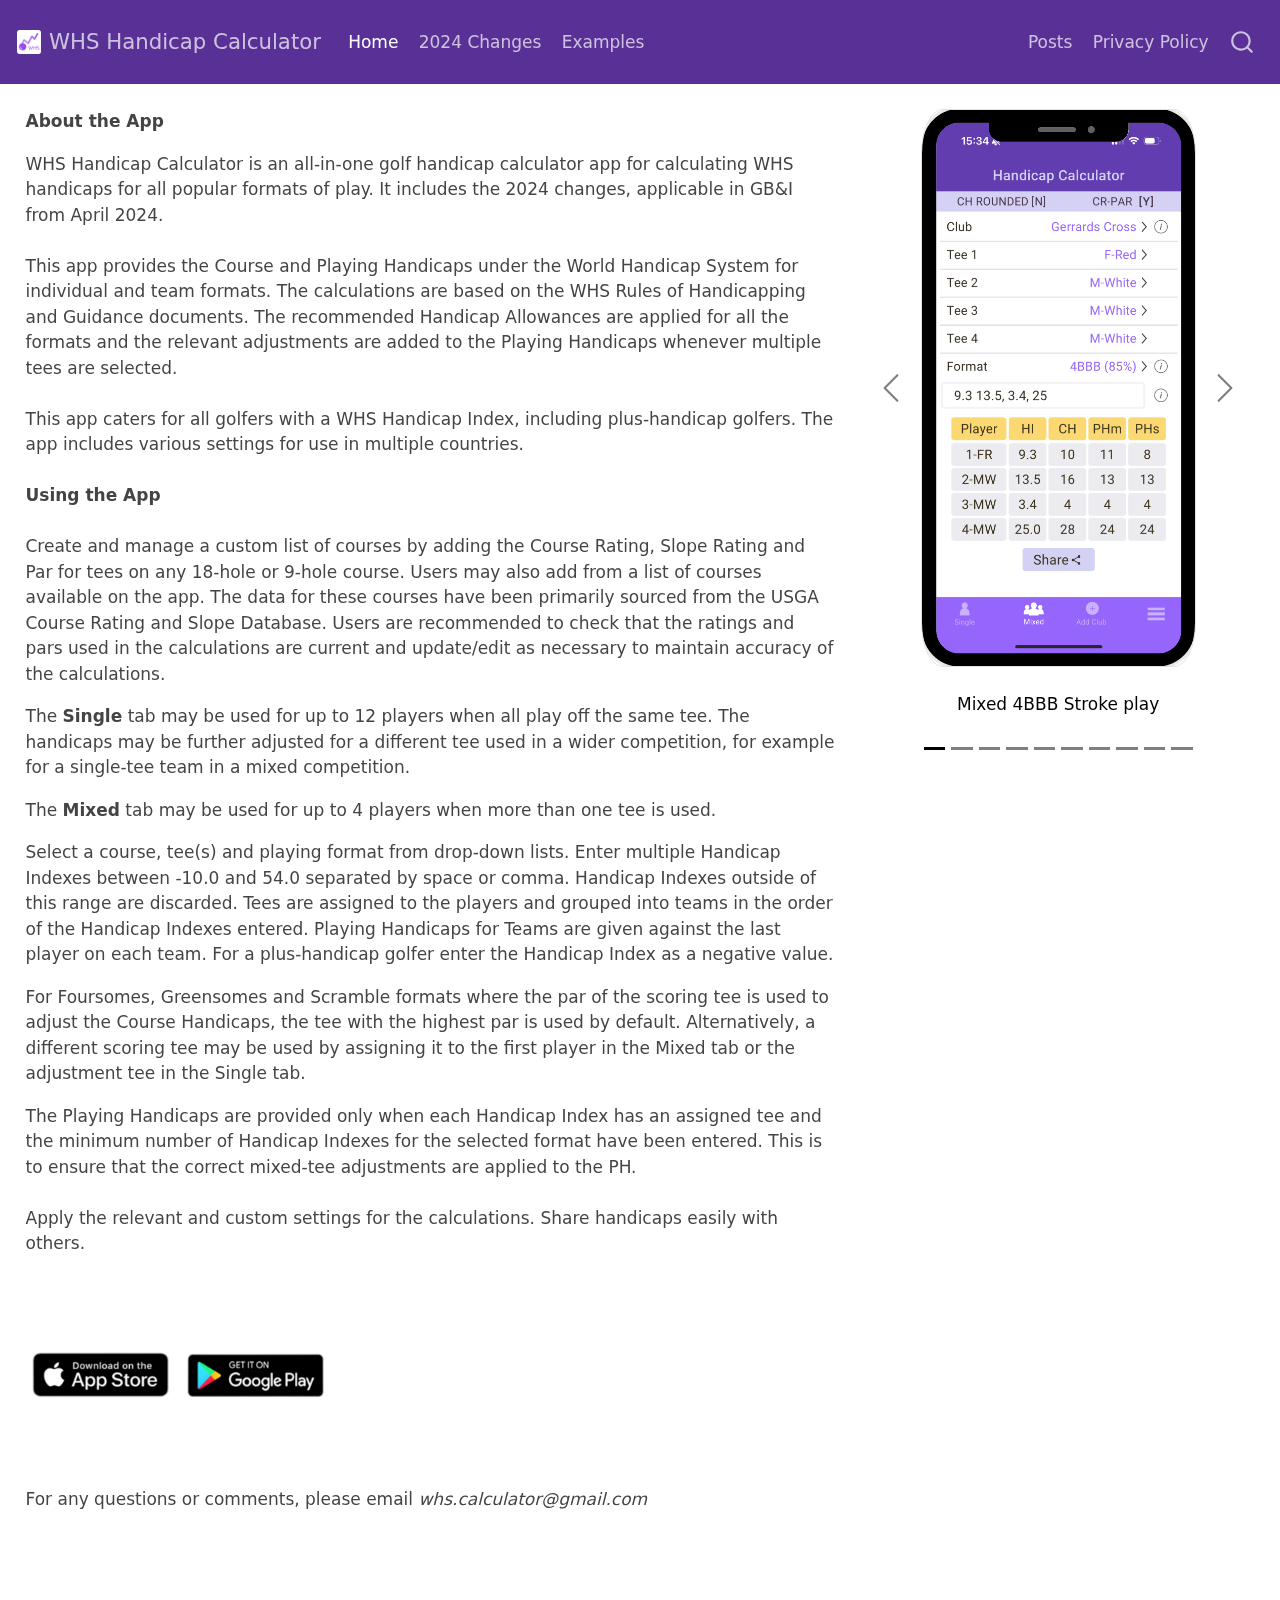
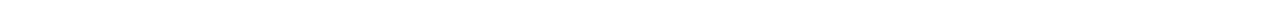
<file: docs/index.html>
<!DOCTYPE html>
<html xmlns="http://www.w3.org/1999/xhtml" lang="en" xml:lang="en"><head>

<meta charset="utf-8">
<meta name="generator" content="quarto-1.3.433">

<meta name="viewport" content="width=device-width, initial-scale=1.0, user-scalable=yes">


<title>WHS Handicap Calculator -</title>
<style>
code{white-space: pre-wrap;}
span.smallcaps{font-variant: small-caps;}
div.columns{display: flex; gap: min(4vw, 1.5em);}
div.column{flex: auto; overflow-x: auto;}
div.hanging-indent{margin-left: 1.5em; text-indent: -1.5em;}
ul.task-list{list-style: none;}
ul.task-list li input[type="checkbox"] {
  width: 0.8em;
  margin: 0 0.8em 0.2em -1em; /* quarto-specific, see https://github.com/quarto-dev/quarto-cli/issues/4556 */ 
  vertical-align: middle;
}
</style>


<script src="site_libs/quarto-nav/quarto-nav.js"></script>
<script src="site_libs/quarto-nav/headroom.min.js"></script>
<script src="site_libs/clipboard/clipboard.min.js"></script>
<script src="site_libs/quarto-search/autocomplete.umd.js"></script>
<script src="site_libs/quarto-search/fuse.min.js"></script>
<script src="site_libs/quarto-search/quarto-search.js"></script>
<meta name="quarto:offset" content="./">
<script src="site_libs/quarto-html/quarto.js"></script>
<script src="site_libs/quarto-html/popper.min.js"></script>
<script src="site_libs/quarto-html/tippy.umd.min.js"></script>
<script src="site_libs/quarto-html/anchor.min.js"></script>
<link href="site_libs/quarto-html/tippy.css" rel="stylesheet">
<link href="site_libs/quarto-html/quarto-syntax-highlighting.css" rel="stylesheet" id="quarto-text-highlighting-styles">
<script src="site_libs/bootstrap/bootstrap.min.js"></script>
<link href="site_libs/bootstrap/bootstrap-icons.css" rel="stylesheet">
<link href="site_libs/bootstrap/bootstrap.min.css" rel="stylesheet" id="quarto-bootstrap" data-mode="light">
<script id="quarto-search-options" type="application/json">{
  "location": "navbar",
  "copy-button": false,
  "collapse-after": 3,
  "panel-placement": "end",
  "type": "overlay",
  "limit": 20,
  "language": {
    "search-no-results-text": "No results",
    "search-matching-documents-text": "matching documents",
    "search-copy-link-title": "Copy link to search",
    "search-hide-matches-text": "Hide additional matches",
    "search-more-match-text": "more match in this document",
    "search-more-matches-text": "more matches in this document",
    "search-clear-button-title": "Clear",
    "search-detached-cancel-button-title": "Cancel",
    "search-submit-button-title": "Submit",
    "search-label": "Search"
  }
}</script>


<link rel="stylesheet" href="styles.css">
</head>

<body class="floating nav-fixed">

<div id="quarto-search-results"></div>
  <header id="quarto-header" class="headroom fixed-top">
    <nav class="navbar navbar-expand-lg navbar-dark ">
      <div class="navbar-container container-fluid">
      <div class="navbar-brand-container">
    <a href="./index.html" class="navbar-brand navbar-brand-logo">
    <img src="./www/whs2014.png" alt="" class="navbar-logo">
    </a>
    <a class="navbar-brand" href="./index.html">
    <span class="navbar-title">WHS Handicap Calculator</span>
    </a>
  </div>
            <div id="quarto-search" class="" title="Search"></div>
          <button class="navbar-toggler" type="button" data-bs-toggle="collapse" data-bs-target="#navbarCollapse" aria-controls="navbarCollapse" aria-expanded="false" aria-label="Toggle navigation" onclick="if (window.quartoToggleHeadroom) { window.quartoToggleHeadroom(); }">
  <span class="navbar-toggler-icon"></span>
</button>
          <div class="collapse navbar-collapse" id="navbarCollapse">
            <ul class="navbar-nav navbar-nav-scroll me-auto">
  <li class="nav-item">
    <a class="nav-link active" href="./index.html" rel="" target="" aria-current="page">
 <span class="menu-text">Home</span></a>
  </li>  
  <li class="nav-item">
    <a class="nav-link" href="./changes.html" rel="" target="">
 <span class="menu-text">2024 Changes</span></a>
  </li>  
  <li class="nav-item">
    <a class="nav-link" href="./examples.html" rel="" target="">
 <span class="menu-text">Examples</span></a>
  </li>  
</ul>
            <ul class="navbar-nav navbar-nav-scroll ms-auto">
  <li class="nav-item">
    <a class="nav-link" href="./blog.html" rel="" target="">
 <span class="menu-text">Posts</span></a>
  </li>  
  <li class="nav-item">
    <a class="nav-link" href="./privacy.html" rel="" target="">
 <span class="menu-text">Privacy Policy</span></a>
  </li>  
</ul>
            <div class="quarto-navbar-tools">
</div>
          </div> <!-- /navcollapse -->
      </div> <!-- /container-fluid -->
    </nav>
</header>
<!-- content -->
<div id="quarto-content" class="quarto-container page-columns page-rows-contents page-layout-full page-navbar">
<!-- sidebar -->
  
<div id="quarto-sidebar-glass" data-bs-toggle="collapse" data-bs-target="#quarto-sidebar,#quarto-sidebar-glass"></div>
<!-- margin-sidebar -->
    <div id="quarto-margin-sidebar" class="sidebar margin-sidebar zindex-bottom">
    </div>
<!-- main -->
<main class="content page-columns page-full column-body" id="quarto-document-content">



<div id="banner" class="page-columns page-full">
<div class="grid column-page">
<div class="g-col-lg-8 g-col-12 g-col-md-12">
<p><strong>About the App</strong></p>
<p>WHS Handicap Calculator is an all-in-one golf handicap calculator app for calculating WHS handicaps for all popular formats of play. It includes the 2024 changes, applicable in GB&amp;I from April 2024.<br>
<br>
This app provides the Course and Playing Handicaps under the World Handicap System for individual and team formats. The calculations are based on the WHS Rules of Handicapping and Guidance documents. The recommended Handicap Allowances are applied for all the formats and the relevant adjustments are added to the Playing Handicaps whenever multiple tees are selected.<br>
<br>
This app caters for all golfers with a WHS Handicap Index, including plus-handicap golfers. The app includes various settings for use in multiple countries.<br>
<br>
<strong>Using the App</strong><br>
<br>
Create and manage a custom list of courses by adding the Course Rating, Slope Rating and Par for tees on any 18-hole or 9-hole course. Users may also add from a list of courses available on the app. The data for these courses have been primarily sourced from the USGA Course Rating and Slope Database. Users are recommended to check that the ratings and pars used in the calculations are current and update/edit as necessary to maintain accuracy of the calculations.<br>
</p>
<p>The <strong>Single</strong> tab may be used for up to 12 players when all play off the same tee. The handicaps may be further adjusted for a different tee used in a wider competition, for example for a single-tee team in a mixed competition.</p>
<p>The <strong>Mixed</strong> tab may be used for up to 4 players when more than one tee is used.<br>
</p>
<p>Select a course, tee(s) and playing format from drop-down lists. Enter multiple Handicap Indexes between -10.0 and 54.0 separated by space or comma. Handicap Indexes outside of this range are discarded. Tees are assigned to the players and grouped into teams in the order of the Handicap Indexes entered. Playing Handicaps for Teams are given against the last player on each team. For a plus-handicap golfer enter the Handicap Index as a negative value.</p>
<p>For Foursomes, Greensomes and Scramble formats where the par of the scoring tee is used to adjust the Course Handicaps, the tee with the highest par is used by default. Alternatively, a different scoring tee may be used by assigning it to the first player in the Mixed tab or the adjustment tee in the Single tab.</p>
<p>The Playing Handicaps are provided only when each Handicap Index has an assigned tee and the minimum number of Handicap Indexes for the selected format have been entered. This is to ensure that the correct mixed-tee adjustments are applied to the PH.<br>
<br>
Apply the relevant and custom settings for the calculations. Share handicaps easily with others.<br>
<br>
<br>
<br>
</p>
<p><a href="https://apps.apple.com/gb/app/whs-handicap-calculator/id1631398901"><img src="www/appstore1.png" id="fig" class="img-fluid" width="150"></a> <a href="https://play.google.com/store/apps/details?id=com.datasciencesolutions.whscalc&amp;hl=en_GB&amp;gl=US"><img src="www/googleplay.png" id="fig" class="img-fluid" width="150"></a></p>
<p><br>
<br>
</p>
<p>For any questions or comments, please email <em>whs.calculator@gmail.com</em></p>
</div>
<div class="cell g-col-lg-4 g-col-12 g-col-md-12">
<div class="cell-output-display">
<div id="gallery-carousel" class="carousel carousel-dark slide" data-bs-ride="carousel">
<div class="carousel-indicators">
<button type="button" data-bs-target="#gallery-carousel" data-bs-slide-to="0" aria-label="Slide 1" class="active" aria-current="true"></button>
<button type="button" data-bs-target="#gallery-carousel" data-bs-slide-to="1" aria-label="Slide 2"></button>
<button type="button" data-bs-target="#gallery-carousel" data-bs-slide-to="2" aria-label="Slide 3"></button>
<button type="button" data-bs-target="#gallery-carousel" data-bs-slide-to="3" aria-label="Slide 4"></button>
<button type="button" data-bs-target="#gallery-carousel" data-bs-slide-to="4" aria-label="Slide 5"></button>
<button type="button" data-bs-target="#gallery-carousel" data-bs-slide-to="5" aria-label="Slide 6"></button>
<button type="button" data-bs-target="#gallery-carousel" data-bs-slide-to="6" aria-label="Slide 7"></button>
<button type="button" data-bs-target="#gallery-carousel" data-bs-slide-to="7" aria-label="Slide 8"></button>
<button type="button" data-bs-target="#gallery-carousel" data-bs-slide-to="8" aria-label="Slide 9"></button>
<button type="button" data-bs-target="#gallery-carousel" data-bs-slide-to="9" aria-label="Slide 10"></button>
</div>
<div class="carousel-inner">
<div class="carousel-item active" data-bs-interval="50000">
<a>
<img src="www/2.png" class="d-block  mx-auto border">
</a>
<div class="carousel-caption d-none d-md-block">
<p class="fw-light">Mixed 4BBB Stroke play</p>
</div>
</div>
<div class="carousel-item" data-bs-interval="50000">
<a>
<img src="www/7.png" class="d-block  mx-auto border">
</a>
<div class="carousel-caption d-none d-md-block">
<p class="fw-light">Mixed 4BBB Match play</p>
</div>
</div>
<div class="carousel-item" data-bs-interval="50000">
<a>
<img src="www/3.png" class="d-block  mx-auto border">
</a>
<div class="carousel-caption d-none d-md-block">
<p class="fw-light">Mixed Greensomes Stroke play</p>
</div>
</div>
<div class="carousel-item" data-bs-interval="50000">
<a>
<img src="www/4.png" class="d-block  mx-auto border">
</a>
<div class="carousel-caption d-none d-md-block">
<p class="fw-light">Mixed Greensomes Match play</p>
</div>
</div>
<div class="carousel-item" data-bs-interval="50000">
<a>
<img src="www/5.png" class="d-block  mx-auto border">
</a>
<div class="carousel-caption d-none d-md-block">
<p class="fw-light">Mixed 4 Player Scramble</p>
</div>
</div>
<div class="carousel-item" data-bs-interval="50000">
<a>
<img src="www/6.png" class="d-block  mx-auto border">
</a>
<div class="carousel-caption d-none d-md-block">
<p class="fw-light">Mixed Foursomes Match play</p>
</div>
</div>
<div class="carousel-item" data-bs-interval="50000">
<a>
<img src="www/9.png" class="d-block  mx-auto border">
</a>
<div class="carousel-caption d-none d-md-block">
<p class="fw-light">Greensomes Stroke play</p>
</div>
</div>
<div class="carousel-item" data-bs-interval="50000">
<a>
<img src="www/1.png" class="d-block  mx-auto border">
</a>
<div class="carousel-caption d-none d-md-block">
<p class="fw-light">Choose Settings</p>
</div>
</div>
<div class="carousel-item" data-bs-interval="50000">
<a>
<img src="www/10.png" class="d-block  mx-auto border">
</a>
<div class="carousel-caption d-none d-md-block">
<p class="fw-light">Create Custom Courses</p>
</div>
</div>
<div class="carousel-item" data-bs-interval="50000">
<a>
<img src="www/11.png" class="d-block  mx-auto border">
</a>
<div class="carousel-caption d-none d-md-block">
<p class="fw-light">Add Clubs from List</p>
</div>
</div>
</div>
<button class="carousel-control-prev" type="button" data-bs-target="#gallery-carousel" data-bs-slide="prev">
<span class="carousel-control-prev-icon" aria-hidden="true"></span>
<span class="visually-hidden">Prevoius</span>
</button>
<button class="carousel-control-next" type="button" data-bs-target="#gallery-carousel" data-bs-slide="next">
<span class="carousel-control-next-icon" aria-hidden="true"></span>
<span class="visually-hidden">Next</span>
</button>
</div>
</div>
</div>
</div>
</div>



</main> <!-- /main -->
<script id="quarto-html-after-body" type="application/javascript">
window.document.addEventListener("DOMContentLoaded", function (event) {
  const toggleBodyColorMode = (bsSheetEl) => {
    const mode = bsSheetEl.getAttribute("data-mode");
    const bodyEl = window.document.querySelector("body");
    if (mode === "dark") {
      bodyEl.classList.add("quarto-dark");
      bodyEl.classList.remove("quarto-light");
    } else {
      bodyEl.classList.add("quarto-light");
      bodyEl.classList.remove("quarto-dark");
    }
  }
  const toggleBodyColorPrimary = () => {
    const bsSheetEl = window.document.querySelector("link#quarto-bootstrap");
    if (bsSheetEl) {
      toggleBodyColorMode(bsSheetEl);
    }
  }
  toggleBodyColorPrimary();  
  const icon = "";
  const anchorJS = new window.AnchorJS();
  anchorJS.options = {
    placement: 'right',
    icon: icon
  };
  anchorJS.add('.anchored');
  const isCodeAnnotation = (el) => {
    for (const clz of el.classList) {
      if (clz.startsWith('code-annotation-')) {                     
        return true;
      }
    }
    return false;
  }
  const clipboard = new window.ClipboardJS('.code-copy-button', {
    text: function(trigger) {
      const codeEl = trigger.previousElementSibling.cloneNode(true);
      for (const childEl of codeEl.children) {
        if (isCodeAnnotation(childEl)) {
          childEl.remove();
        }
      }
      return codeEl.innerText;
    }
  });
  clipboard.on('success', function(e) {
    // button target
    const button = e.trigger;
    // don't keep focus
    button.blur();
    // flash "checked"
    button.classList.add('code-copy-button-checked');
    var currentTitle = button.getAttribute("title");
    button.setAttribute("title", "Copied!");
    let tooltip;
    if (window.bootstrap) {
      button.setAttribute("data-bs-toggle", "tooltip");
      button.setAttribute("data-bs-placement", "left");
      button.setAttribute("data-bs-title", "Copied!");
      tooltip = new bootstrap.Tooltip(button, 
        { trigger: "manual", 
          customClass: "code-copy-button-tooltip",
          offset: [0, -8]});
      tooltip.show();    
    }
    setTimeout(function() {
      if (tooltip) {
        tooltip.hide();
        button.removeAttribute("data-bs-title");
        button.removeAttribute("data-bs-toggle");
        button.removeAttribute("data-bs-placement");
      }
      button.setAttribute("title", currentTitle);
      button.classList.remove('code-copy-button-checked');
    }, 1000);
    // clear code selection
    e.clearSelection();
  });
  function tippyHover(el, contentFn) {
    const config = {
      allowHTML: true,
      content: contentFn,
      maxWidth: 500,
      delay: 100,
      arrow: false,
      appendTo: function(el) {
          return el.parentElement;
      },
      interactive: true,
      interactiveBorder: 10,
      theme: 'quarto',
      placement: 'bottom-start'
    };
    window.tippy(el, config); 
  }
  const noterefs = window.document.querySelectorAll('a[role="doc-noteref"]');
  for (var i=0; i<noterefs.length; i++) {
    const ref = noterefs[i];
    tippyHover(ref, function() {
      // use id or data attribute instead here
      let href = ref.getAttribute('data-footnote-href') || ref.getAttribute('href');
      try { href = new URL(href).hash; } catch {}
      const id = href.replace(/^#\/?/, "");
      const note = window.document.getElementById(id);
      return note.innerHTML;
    });
  }
      let selectedAnnoteEl;
      const selectorForAnnotation = ( cell, annotation) => {
        let cellAttr = 'data-code-cell="' + cell + '"';
        let lineAttr = 'data-code-annotation="' +  annotation + '"';
        const selector = 'span[' + cellAttr + '][' + lineAttr + ']';
        return selector;
      }
      const selectCodeLines = (annoteEl) => {
        const doc = window.document;
        const targetCell = annoteEl.getAttribute("data-target-cell");
        const targetAnnotation = annoteEl.getAttribute("data-target-annotation");
        const annoteSpan = window.document.querySelector(selectorForAnnotation(targetCell, targetAnnotation));
        const lines = annoteSpan.getAttribute("data-code-lines").split(",");
        const lineIds = lines.map((line) => {
          return targetCell + "-" + line;
        })
        let top = null;
        let height = null;
        let parent = null;
        if (lineIds.length > 0) {
            //compute the position of the single el (top and bottom and make a div)
            const el = window.document.getElementById(lineIds[0]);
            top = el.offsetTop;
            height = el.offsetHeight;
            parent = el.parentElement.parentElement;
          if (lineIds.length > 1) {
            const lastEl = window.document.getElementById(lineIds[lineIds.length - 1]);
            const bottom = lastEl.offsetTop + lastEl.offsetHeight;
            height = bottom - top;
          }
          if (top !== null && height !== null && parent !== null) {
            // cook up a div (if necessary) and position it 
            let div = window.document.getElementById("code-annotation-line-highlight");
            if (div === null) {
              div = window.document.createElement("div");
              div.setAttribute("id", "code-annotation-line-highlight");
              div.style.position = 'absolute';
              parent.appendChild(div);
            }
            div.style.top = top - 2 + "px";
            div.style.height = height + 4 + "px";
            let gutterDiv = window.document.getElementById("code-annotation-line-highlight-gutter");
            if (gutterDiv === null) {
              gutterDiv = window.document.createElement("div");
              gutterDiv.setAttribute("id", "code-annotation-line-highlight-gutter");
              gutterDiv.style.position = 'absolute';
              const codeCell = window.document.getElementById(targetCell);
              const gutter = codeCell.querySelector('.code-annotation-gutter');
              gutter.appendChild(gutterDiv);
            }
            gutterDiv.style.top = top - 2 + "px";
            gutterDiv.style.height = height + 4 + "px";
          }
          selectedAnnoteEl = annoteEl;
        }
      };
      const unselectCodeLines = () => {
        const elementsIds = ["code-annotation-line-highlight", "code-annotation-line-highlight-gutter"];
        elementsIds.forEach((elId) => {
          const div = window.document.getElementById(elId);
          if (div) {
            div.remove();
          }
        });
        selectedAnnoteEl = undefined;
      };
      // Attach click handler to the DT
      const annoteDls = window.document.querySelectorAll('dt[data-target-cell]');
      for (const annoteDlNode of annoteDls) {
        annoteDlNode.addEventListener('click', (event) => {
          const clickedEl = event.target;
          if (clickedEl !== selectedAnnoteEl) {
            unselectCodeLines();
            const activeEl = window.document.querySelector('dt[data-target-cell].code-annotation-active');
            if (activeEl) {
              activeEl.classList.remove('code-annotation-active');
            }
            selectCodeLines(clickedEl);
            clickedEl.classList.add('code-annotation-active');
          } else {
            // Unselect the line
            unselectCodeLines();
            clickedEl.classList.remove('code-annotation-active');
          }
        });
      }
  const findCites = (el) => {
    const parentEl = el.parentElement;
    if (parentEl) {
      const cites = parentEl.dataset.cites;
      if (cites) {
        return {
          el,
          cites: cites.split(' ')
        };
      } else {
        return findCites(el.parentElement)
      }
    } else {
      return undefined;
    }
  };
  var bibliorefs = window.document.querySelectorAll('a[role="doc-biblioref"]');
  for (var i=0; i<bibliorefs.length; i++) {
    const ref = bibliorefs[i];
    const citeInfo = findCites(ref);
    if (citeInfo) {
      tippyHover(citeInfo.el, function() {
        var popup = window.document.createElement('div');
        citeInfo.cites.forEach(function(cite) {
          var citeDiv = window.document.createElement('div');
          citeDiv.classList.add('hanging-indent');
          citeDiv.classList.add('csl-entry');
          var biblioDiv = window.document.getElementById('ref-' + cite);
          if (biblioDiv) {
            citeDiv.innerHTML = biblioDiv.innerHTML;
          }
          popup.appendChild(citeDiv);
        });
        return popup.innerHTML;
      });
    }
  }
    var localhostRegex = new RegExp(/^(?:http|https):\/\/localhost\:?[0-9]*\//);
      var filterRegex = new RegExp('/' + window.location.host + '/');
    var isInternal = (href) => {
        return filterRegex.test(href) || localhostRegex.test(href);
    }
    // Inspect non-navigation links and adorn them if external
 	var links = window.document.querySelectorAll('a[href]:not(.nav-link):not(.navbar-brand):not(.toc-action):not(.sidebar-link):not(.sidebar-item-toggle):not(.pagination-link):not(.no-external):not([aria-hidden]):not(.dropdown-item)');
    for (var i=0; i<links.length; i++) {
      const link = links[i];
      if (!isInternal(link.href)) {
          // target, if specified
          link.setAttribute("target", "_blank");
      }
    }
});
</script>
</div> <!-- /content -->



</body></html>
</file>
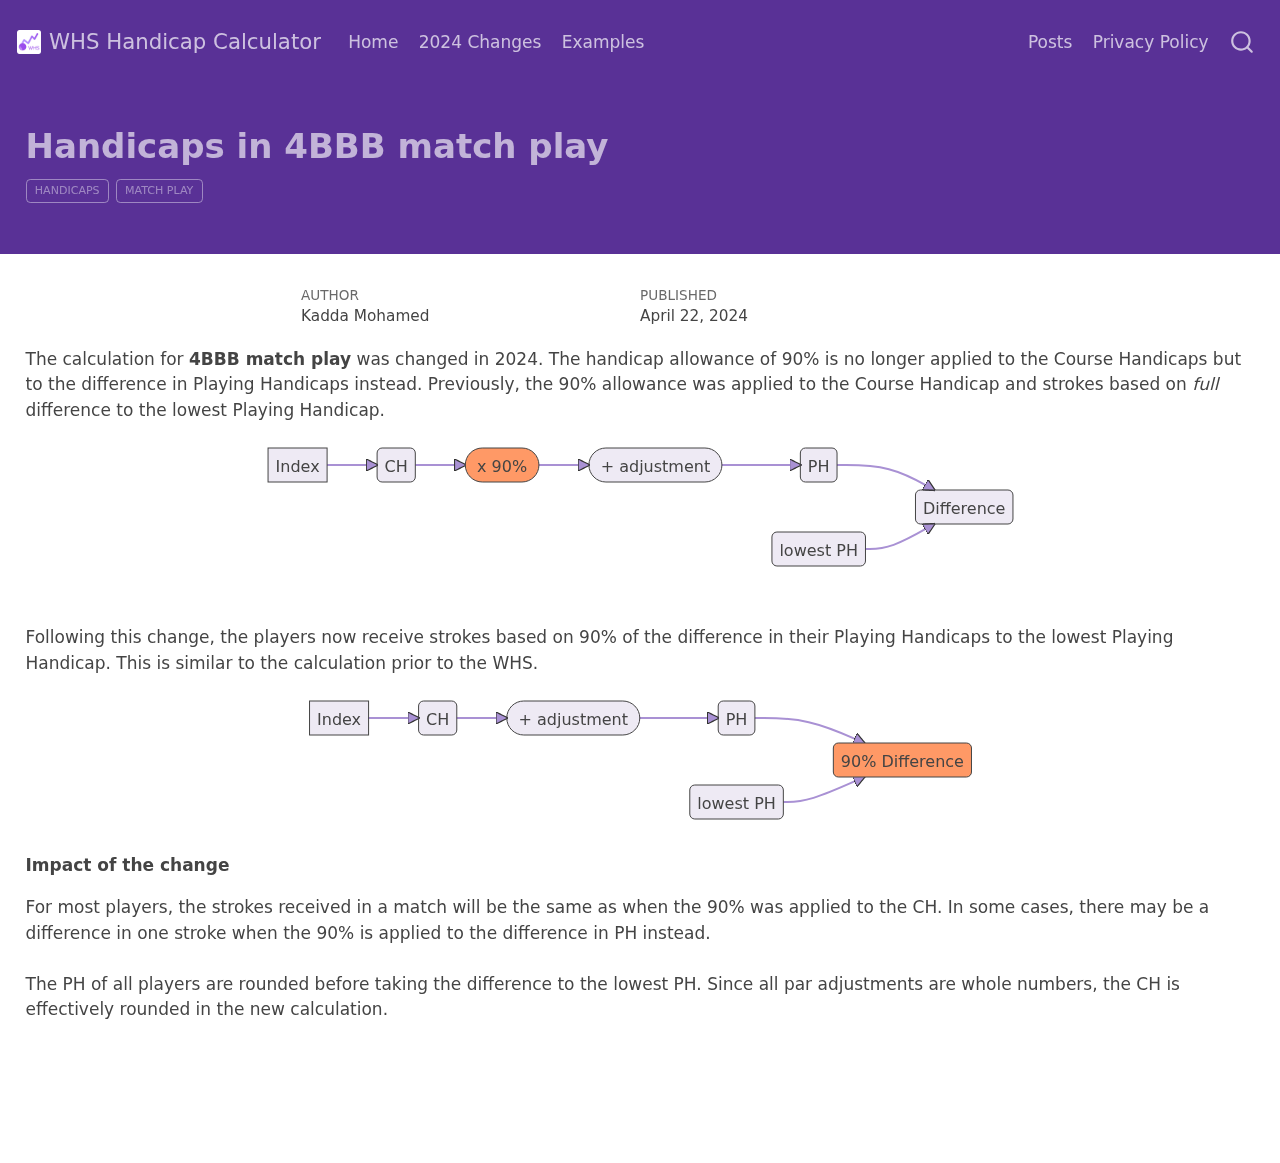
<file: docs/posts/matchplay-4bbb/index.html>
<!DOCTYPE html>
<html xmlns="http://www.w3.org/1999/xhtml" lang="en" xml:lang="en"><head>

<meta charset="utf-8">
<meta name="generator" content="quarto-1.3.433">

<meta name="viewport" content="width=device-width, initial-scale=1.0, user-scalable=yes">

<meta name="author" content="Kadda Mohamed">
<meta name="dcterms.date" content="2024-04-22">

<title>WHS Handicap Calculator - Handicaps in 4BBB match play</title>
<style>
code{white-space: pre-wrap;}
span.smallcaps{font-variant: small-caps;}
div.columns{display: flex; gap: min(4vw, 1.5em);}
div.column{flex: auto; overflow-x: auto;}
div.hanging-indent{margin-left: 1.5em; text-indent: -1.5em;}
ul.task-list{list-style: none;}
ul.task-list li input[type="checkbox"] {
  width: 0.8em;
  margin: 0 0.8em 0.2em -1em; /* quarto-specific, see https://github.com/quarto-dev/quarto-cli/issues/4556 */ 
  vertical-align: middle;
}
</style>


<script src="../../site_libs/quarto-nav/quarto-nav.js"></script>
<script src="../../site_libs/quarto-nav/headroom.min.js"></script>
<script src="../../site_libs/clipboard/clipboard.min.js"></script>
<script src="../../site_libs/quarto-search/autocomplete.umd.js"></script>
<script src="../../site_libs/quarto-search/fuse.min.js"></script>
<script src="../../site_libs/quarto-search/quarto-search.js"></script>
<meta name="quarto:offset" content="../../">
<script src="../../site_libs/quarto-html/quarto.js"></script>
<script src="../../site_libs/quarto-html/popper.min.js"></script>
<script src="../../site_libs/quarto-html/tippy.umd.min.js"></script>
<script src="../../site_libs/quarto-html/anchor.min.js"></script>
<link href="../../site_libs/quarto-html/tippy.css" rel="stylesheet">
<link href="../../site_libs/quarto-html/quarto-syntax-highlighting.css" rel="stylesheet" id="quarto-text-highlighting-styles">
<script src="../../site_libs/bootstrap/bootstrap.min.js"></script>
<link href="../../site_libs/bootstrap/bootstrap-icons.css" rel="stylesheet">
<link href="../../site_libs/bootstrap/bootstrap.min.css" rel="stylesheet" id="quarto-bootstrap" data-mode="light">
<script id="quarto-search-options" type="application/json">{
  "location": "navbar",
  "copy-button": false,
  "collapse-after": 3,
  "panel-placement": "end",
  "type": "overlay",
  "limit": 20,
  "language": {
    "search-no-results-text": "No results",
    "search-matching-documents-text": "matching documents",
    "search-copy-link-title": "Copy link to search",
    "search-hide-matches-text": "Hide additional matches",
    "search-more-match-text": "more match in this document",
    "search-more-matches-text": "more matches in this document",
    "search-clear-button-title": "Clear",
    "search-detached-cancel-button-title": "Cancel",
    "search-submit-button-title": "Submit",
    "search-label": "Search"
  }
}</script>
<script src="../../site_libs/quarto-diagram/mermaid.min.js"></script>
<script src="../../site_libs/quarto-diagram/mermaid-init.js"></script>
<link href="../../site_libs/quarto-diagram/mermaid.css" rel="stylesheet">


<link rel="stylesheet" href="../../styles.css">
</head>

<body class="floating nav-fixed">

<div id="quarto-search-results"></div>
  <header id="quarto-header" class="headroom fixed-top">
    <nav class="navbar navbar-expand-lg navbar-dark ">
      <div class="navbar-container container-fluid">
      <div class="navbar-brand-container">
    <a href="../../index.html" class="navbar-brand navbar-brand-logo">
    <img src="../../www/whs2014.png" alt="" class="navbar-logo">
    </a>
    <a class="navbar-brand" href="../../index.html">
    <span class="navbar-title">WHS Handicap Calculator</span>
    </a>
  </div>
            <div id="quarto-search" class="" title="Search"></div>
          <button class="navbar-toggler" type="button" data-bs-toggle="collapse" data-bs-target="#navbarCollapse" aria-controls="navbarCollapse" aria-expanded="false" aria-label="Toggle navigation" onclick="if (window.quartoToggleHeadroom) { window.quartoToggleHeadroom(); }">
  <span class="navbar-toggler-icon"></span>
</button>
          <div class="collapse navbar-collapse" id="navbarCollapse">
            <ul class="navbar-nav navbar-nav-scroll me-auto">
  <li class="nav-item">
    <a class="nav-link" href="../../index.html" rel="" target="">
 <span class="menu-text">Home</span></a>
  </li>  
  <li class="nav-item">
    <a class="nav-link" href="../../changes.html" rel="" target="">
 <span class="menu-text">2024 Changes</span></a>
  </li>  
  <li class="nav-item">
    <a class="nav-link" href="../../examples.html" rel="" target="">
 <span class="menu-text">Examples</span></a>
  </li>  
</ul>
            <ul class="navbar-nav navbar-nav-scroll ms-auto">
  <li class="nav-item">
    <a class="nav-link" href="../../blog.html" rel="" target="">
 <span class="menu-text">Posts</span></a>
  </li>  
  <li class="nav-item">
    <a class="nav-link" href="../../privacy.html" rel="" target="">
 <span class="menu-text">Privacy Policy</span></a>
  </li>  
</ul>
            <div class="quarto-navbar-tools">
</div>
          </div> <!-- /navcollapse -->
      </div> <!-- /container-fluid -->
    </nav>
</header>
<!-- content -->
<header id="title-block-header" class="quarto-title-block default toc-left page-columns page-full">
  <div class="quarto-title-banner page-columns page-full">
    <div class="quarto-title column-page">
      <h1 class="title">Handicaps in 4BBB match play</h1>
                                <div class="quarto-categories">
                <div class="quarto-category">Handicaps</div>
                <div class="quarto-category">Match play</div>
              </div>
                  </div>
  </div>
    
  
  <div class="quarto-title-meta">

      <div>
      <div class="quarto-title-meta-heading">Author</div>
      <div class="quarto-title-meta-contents">
               <p>Kadda Mohamed </p>
            </div>
    </div>
      
      <div>
      <div class="quarto-title-meta-heading">Published</div>
      <div class="quarto-title-meta-contents">
        <p class="date">April 22, 2024</p>
      </div>
    </div>
    
      
    </div>
    
  
  </header><div id="quarto-content" class="quarto-container page-columns page-rows-contents page-layout-full page-navbar">
<!-- sidebar -->
  
<div id="quarto-sidebar-glass" data-bs-toggle="collapse" data-bs-target="#quarto-sidebar,#quarto-sidebar-glass"></div>
<!-- margin-sidebar -->
    <div id="quarto-margin-sidebar" class="sidebar margin-sidebar zindex-bottom">
    </div>
<!-- main -->
<main class="content quarto-banner-title-block column-page" id="quarto-document-content">




<p>The calculation for <strong>4BBB match play</strong> was changed in 2024. The handicap allowance of 90% is no longer applied to the Course Handicaps but to the difference in Playing Handicaps instead. Previously, the 90% allowance was applied to the Course Handicap and strokes based on <em>full</em> difference to the lowest Playing Handicap.</p>
<div class="cell" data-fig-width="30">
<div class="cell-output-display">
<div>
<div>
<pre class="mermaid mermaid-js">flowchart LR
  A[Index] --&gt; B(CH) --&gt; C([x 90%]):::foobar --&gt; D([+ adjustment])
  D --&gt; E(PH) --&gt; F(Difference)
  G(lowest PH) --&gt; F(Difference)
  
    classDef foobar fill:#f96
    
</pre>
</div>
</div>
</div>
</div>
<p><br>
<br>
Following this change, the players now receive strokes based on 90% of the difference in their Playing Handicaps to the lowest Playing Handicap. This is similar to the calculation prior to the WHS.</p>
<div class="cell" data-fig-width="30">
<div class="cell-output-display">
<div>
<div>
<pre class="mermaid mermaid-js">flowchart LR
  A[Index] --&gt; B(CH) --&gt; C([+ adjustment])
  C --&gt; D(PH) --&gt; E(90% Difference):::foobar
  F(lowest PH) --&gt; E(90% Difference):::foobar
  
    classDef foobar fill:#f96
    
</pre>
</div>
</div>
</div>
</div>
<p><br>
<strong>Impact of the change</strong></p>
<p>For most players, the strokes received in a match will be the same as when the 90% was applied to the CH. In some cases, there may be a difference in one stroke when the 90% is applied to the difference in PH instead.<br>
<br>
The PH of all players are rounded before taking the difference to the lowest PH. Since all par adjustments are whole numbers, the CH is effectively rounded in the new calculation.<br>
</p>



</main> <!-- /main -->
<script id="quarto-html-after-body" type="application/javascript">
window.document.addEventListener("DOMContentLoaded", function (event) {
  const toggleBodyColorMode = (bsSheetEl) => {
    const mode = bsSheetEl.getAttribute("data-mode");
    const bodyEl = window.document.querySelector("body");
    if (mode === "dark") {
      bodyEl.classList.add("quarto-dark");
      bodyEl.classList.remove("quarto-light");
    } else {
      bodyEl.classList.add("quarto-light");
      bodyEl.classList.remove("quarto-dark");
    }
  }
  const toggleBodyColorPrimary = () => {
    const bsSheetEl = window.document.querySelector("link#quarto-bootstrap");
    if (bsSheetEl) {
      toggleBodyColorMode(bsSheetEl);
    }
  }
  toggleBodyColorPrimary();  
  const icon = "";
  const anchorJS = new window.AnchorJS();
  anchorJS.options = {
    placement: 'right',
    icon: icon
  };
  anchorJS.add('.anchored');
  const isCodeAnnotation = (el) => {
    for (const clz of el.classList) {
      if (clz.startsWith('code-annotation-')) {                     
        return true;
      }
    }
    return false;
  }
  const clipboard = new window.ClipboardJS('.code-copy-button', {
    text: function(trigger) {
      const codeEl = trigger.previousElementSibling.cloneNode(true);
      for (const childEl of codeEl.children) {
        if (isCodeAnnotation(childEl)) {
          childEl.remove();
        }
      }
      return codeEl.innerText;
    }
  });
  clipboard.on('success', function(e) {
    // button target
    const button = e.trigger;
    // don't keep focus
    button.blur();
    // flash "checked"
    button.classList.add('code-copy-button-checked');
    var currentTitle = button.getAttribute("title");
    button.setAttribute("title", "Copied!");
    let tooltip;
    if (window.bootstrap) {
      button.setAttribute("data-bs-toggle", "tooltip");
      button.setAttribute("data-bs-placement", "left");
      button.setAttribute("data-bs-title", "Copied!");
      tooltip = new bootstrap.Tooltip(button, 
        { trigger: "manual", 
          customClass: "code-copy-button-tooltip",
          offset: [0, -8]});
      tooltip.show();    
    }
    setTimeout(function() {
      if (tooltip) {
        tooltip.hide();
        button.removeAttribute("data-bs-title");
        button.removeAttribute("data-bs-toggle");
        button.removeAttribute("data-bs-placement");
      }
      button.setAttribute("title", currentTitle);
      button.classList.remove('code-copy-button-checked');
    }, 1000);
    // clear code selection
    e.clearSelection();
  });
  function tippyHover(el, contentFn) {
    const config = {
      allowHTML: true,
      content: contentFn,
      maxWidth: 500,
      delay: 100,
      arrow: false,
      appendTo: function(el) {
          return el.parentElement;
      },
      interactive: true,
      interactiveBorder: 10,
      theme: 'quarto',
      placement: 'bottom-start'
    };
    window.tippy(el, config); 
  }
  const noterefs = window.document.querySelectorAll('a[role="doc-noteref"]');
  for (var i=0; i<noterefs.length; i++) {
    const ref = noterefs[i];
    tippyHover(ref, function() {
      // use id or data attribute instead here
      let href = ref.getAttribute('data-footnote-href') || ref.getAttribute('href');
      try { href = new URL(href).hash; } catch {}
      const id = href.replace(/^#\/?/, "");
      const note = window.document.getElementById(id);
      return note.innerHTML;
    });
  }
      let selectedAnnoteEl;
      const selectorForAnnotation = ( cell, annotation) => {
        let cellAttr = 'data-code-cell="' + cell + '"';
        let lineAttr = 'data-code-annotation="' +  annotation + '"';
        const selector = 'span[' + cellAttr + '][' + lineAttr + ']';
        return selector;
      }
      const selectCodeLines = (annoteEl) => {
        const doc = window.document;
        const targetCell = annoteEl.getAttribute("data-target-cell");
        const targetAnnotation = annoteEl.getAttribute("data-target-annotation");
        const annoteSpan = window.document.querySelector(selectorForAnnotation(targetCell, targetAnnotation));
        const lines = annoteSpan.getAttribute("data-code-lines").split(",");
        const lineIds = lines.map((line) => {
          return targetCell + "-" + line;
        })
        let top = null;
        let height = null;
        let parent = null;
        if (lineIds.length > 0) {
            //compute the position of the single el (top and bottom and make a div)
            const el = window.document.getElementById(lineIds[0]);
            top = el.offsetTop;
            height = el.offsetHeight;
            parent = el.parentElement.parentElement;
          if (lineIds.length > 1) {
            const lastEl = window.document.getElementById(lineIds[lineIds.length - 1]);
            const bottom = lastEl.offsetTop + lastEl.offsetHeight;
            height = bottom - top;
          }
          if (top !== null && height !== null && parent !== null) {
            // cook up a div (if necessary) and position it 
            let div = window.document.getElementById("code-annotation-line-highlight");
            if (div === null) {
              div = window.document.createElement("div");
              div.setAttribute("id", "code-annotation-line-highlight");
              div.style.position = 'absolute';
              parent.appendChild(div);
            }
            div.style.top = top - 2 + "px";
            div.style.height = height + 4 + "px";
            let gutterDiv = window.document.getElementById("code-annotation-line-highlight-gutter");
            if (gutterDiv === null) {
              gutterDiv = window.document.createElement("div");
              gutterDiv.setAttribute("id", "code-annotation-line-highlight-gutter");
              gutterDiv.style.position = 'absolute';
              const codeCell = window.document.getElementById(targetCell);
              const gutter = codeCell.querySelector('.code-annotation-gutter');
              gutter.appendChild(gutterDiv);
            }
            gutterDiv.style.top = top - 2 + "px";
            gutterDiv.style.height = height + 4 + "px";
          }
          selectedAnnoteEl = annoteEl;
        }
      };
      const unselectCodeLines = () => {
        const elementsIds = ["code-annotation-line-highlight", "code-annotation-line-highlight-gutter"];
        elementsIds.forEach((elId) => {
          const div = window.document.getElementById(elId);
          if (div) {
            div.remove();
          }
        });
        selectedAnnoteEl = undefined;
      };
      // Attach click handler to the DT
      const annoteDls = window.document.querySelectorAll('dt[data-target-cell]');
      for (const annoteDlNode of annoteDls) {
        annoteDlNode.addEventListener('click', (event) => {
          const clickedEl = event.target;
          if (clickedEl !== selectedAnnoteEl) {
            unselectCodeLines();
            const activeEl = window.document.querySelector('dt[data-target-cell].code-annotation-active');
            if (activeEl) {
              activeEl.classList.remove('code-annotation-active');
            }
            selectCodeLines(clickedEl);
            clickedEl.classList.add('code-annotation-active');
          } else {
            // Unselect the line
            unselectCodeLines();
            clickedEl.classList.remove('code-annotation-active');
          }
        });
      }
  const findCites = (el) => {
    const parentEl = el.parentElement;
    if (parentEl) {
      const cites = parentEl.dataset.cites;
      if (cites) {
        return {
          el,
          cites: cites.split(' ')
        };
      } else {
        return findCites(el.parentElement)
      }
    } else {
      return undefined;
    }
  };
  var bibliorefs = window.document.querySelectorAll('a[role="doc-biblioref"]');
  for (var i=0; i<bibliorefs.length; i++) {
    const ref = bibliorefs[i];
    const citeInfo = findCites(ref);
    if (citeInfo) {
      tippyHover(citeInfo.el, function() {
        var popup = window.document.createElement('div');
        citeInfo.cites.forEach(function(cite) {
          var citeDiv = window.document.createElement('div');
          citeDiv.classList.add('hanging-indent');
          citeDiv.classList.add('csl-entry');
          var biblioDiv = window.document.getElementById('ref-' + cite);
          if (biblioDiv) {
            citeDiv.innerHTML = biblioDiv.innerHTML;
          }
          popup.appendChild(citeDiv);
        });
        return popup.innerHTML;
      });
    }
  }
    var localhostRegex = new RegExp(/^(?:http|https):\/\/localhost\:?[0-9]*\//);
      var filterRegex = new RegExp('/' + window.location.host + '/');
    var isInternal = (href) => {
        return filterRegex.test(href) || localhostRegex.test(href);
    }
    // Inspect non-navigation links and adorn them if external
 	var links = window.document.querySelectorAll('a[href]:not(.nav-link):not(.navbar-brand):not(.toc-action):not(.sidebar-link):not(.sidebar-item-toggle):not(.pagination-link):not(.no-external):not([aria-hidden]):not(.dropdown-item)');
    for (var i=0; i<links.length; i++) {
      const link = links[i];
      if (!isInternal(link.href)) {
          // target, if specified
          link.setAttribute("target", "_blank");
      }
    }
});
</script>
</div> <!-- /content -->



</body></html>
</file>
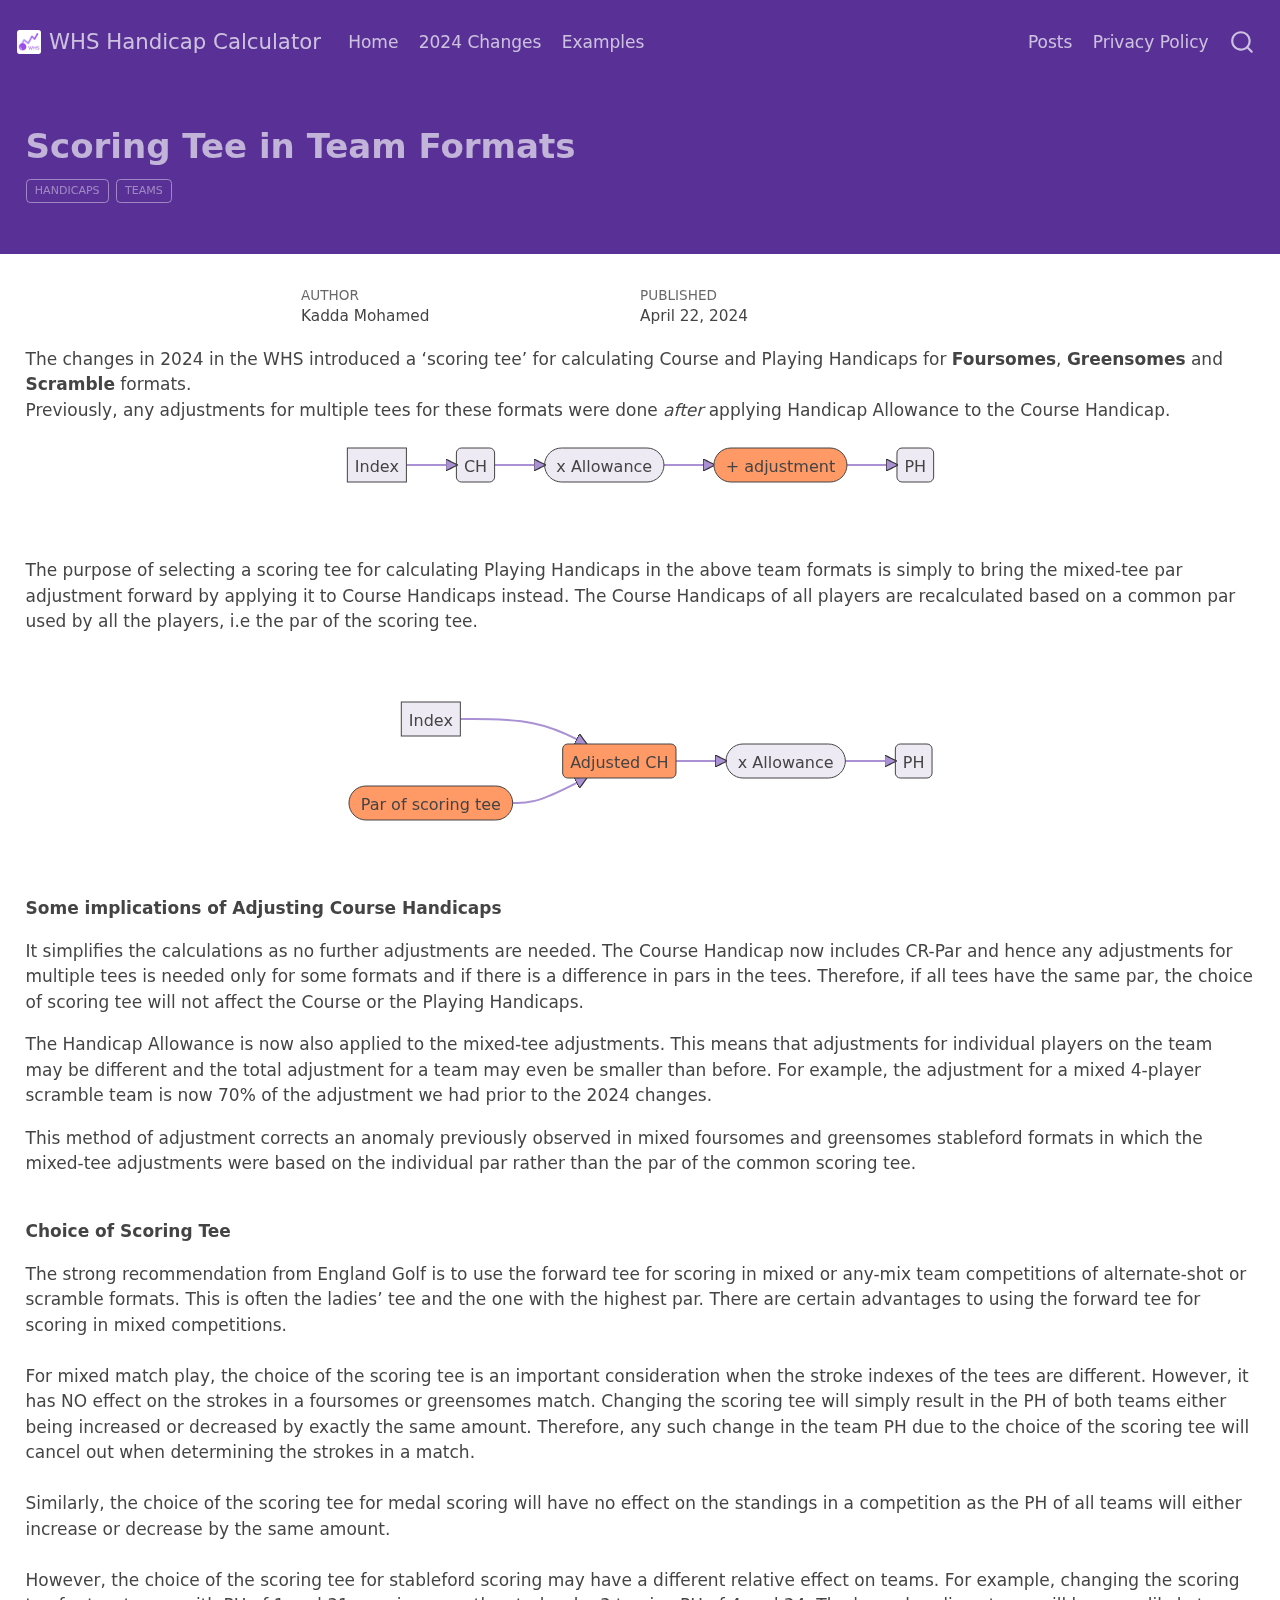
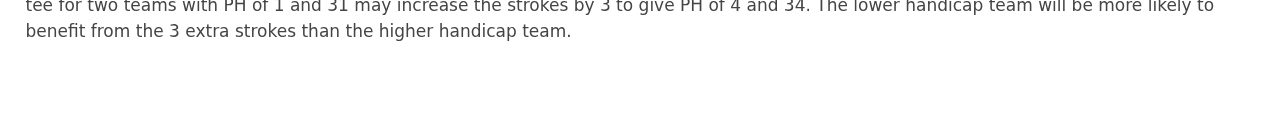
<file: docs/posts/scoring-tee/index.html>
<!DOCTYPE html>
<html xmlns="http://www.w3.org/1999/xhtml" lang="en" xml:lang="en"><head>

<meta charset="utf-8">
<meta name="generator" content="quarto-1.3.433">

<meta name="viewport" content="width=device-width, initial-scale=1.0, user-scalable=yes">

<meta name="author" content="Kadda Mohamed">
<meta name="dcterms.date" content="2024-04-22">

<title>WHS Handicap Calculator - Scoring Tee in Team Formats</title>
<style>
code{white-space: pre-wrap;}
span.smallcaps{font-variant: small-caps;}
div.columns{display: flex; gap: min(4vw, 1.5em);}
div.column{flex: auto; overflow-x: auto;}
div.hanging-indent{margin-left: 1.5em; text-indent: -1.5em;}
ul.task-list{list-style: none;}
ul.task-list li input[type="checkbox"] {
  width: 0.8em;
  margin: 0 0.8em 0.2em -1em; /* quarto-specific, see https://github.com/quarto-dev/quarto-cli/issues/4556 */ 
  vertical-align: middle;
}
</style>


<script src="../../site_libs/quarto-nav/quarto-nav.js"></script>
<script src="../../site_libs/quarto-nav/headroom.min.js"></script>
<script src="../../site_libs/clipboard/clipboard.min.js"></script>
<script src="../../site_libs/quarto-search/autocomplete.umd.js"></script>
<script src="../../site_libs/quarto-search/fuse.min.js"></script>
<script src="../../site_libs/quarto-search/quarto-search.js"></script>
<meta name="quarto:offset" content="../../">
<script src="../../site_libs/quarto-html/quarto.js"></script>
<script src="../../site_libs/quarto-html/popper.min.js"></script>
<script src="../../site_libs/quarto-html/tippy.umd.min.js"></script>
<script src="../../site_libs/quarto-html/anchor.min.js"></script>
<link href="../../site_libs/quarto-html/tippy.css" rel="stylesheet">
<link href="../../site_libs/quarto-html/quarto-syntax-highlighting.css" rel="stylesheet" id="quarto-text-highlighting-styles">
<script src="../../site_libs/bootstrap/bootstrap.min.js"></script>
<link href="../../site_libs/bootstrap/bootstrap-icons.css" rel="stylesheet">
<link href="../../site_libs/bootstrap/bootstrap.min.css" rel="stylesheet" id="quarto-bootstrap" data-mode="light">
<script id="quarto-search-options" type="application/json">{
  "location": "navbar",
  "copy-button": false,
  "collapse-after": 3,
  "panel-placement": "end",
  "type": "overlay",
  "limit": 20,
  "language": {
    "search-no-results-text": "No results",
    "search-matching-documents-text": "matching documents",
    "search-copy-link-title": "Copy link to search",
    "search-hide-matches-text": "Hide additional matches",
    "search-more-match-text": "more match in this document",
    "search-more-matches-text": "more matches in this document",
    "search-clear-button-title": "Clear",
    "search-detached-cancel-button-title": "Cancel",
    "search-submit-button-title": "Submit",
    "search-label": "Search"
  }
}</script>
<script src="../../site_libs/quarto-diagram/mermaid.min.js"></script>
<script src="../../site_libs/quarto-diagram/mermaid-init.js"></script>
<link href="../../site_libs/quarto-diagram/mermaid.css" rel="stylesheet">


<link rel="stylesheet" href="../../styles.css">
</head>

<body class="floating nav-fixed">

<div id="quarto-search-results"></div>
  <header id="quarto-header" class="headroom fixed-top">
    <nav class="navbar navbar-expand-lg navbar-dark ">
      <div class="navbar-container container-fluid">
      <div class="navbar-brand-container">
    <a href="../../index.html" class="navbar-brand navbar-brand-logo">
    <img src="../../www/whs2014.png" alt="" class="navbar-logo">
    </a>
    <a class="navbar-brand" href="../../index.html">
    <span class="navbar-title">WHS Handicap Calculator</span>
    </a>
  </div>
            <div id="quarto-search" class="" title="Search"></div>
          <button class="navbar-toggler" type="button" data-bs-toggle="collapse" data-bs-target="#navbarCollapse" aria-controls="navbarCollapse" aria-expanded="false" aria-label="Toggle navigation" onclick="if (window.quartoToggleHeadroom) { window.quartoToggleHeadroom(); }">
  <span class="navbar-toggler-icon"></span>
</button>
          <div class="collapse navbar-collapse" id="navbarCollapse">
            <ul class="navbar-nav navbar-nav-scroll me-auto">
  <li class="nav-item">
    <a class="nav-link" href="../../index.html" rel="" target="">
 <span class="menu-text">Home</span></a>
  </li>  
  <li class="nav-item">
    <a class="nav-link" href="../../changes.html" rel="" target="">
 <span class="menu-text">2024 Changes</span></a>
  </li>  
  <li class="nav-item">
    <a class="nav-link" href="../../examples.html" rel="" target="">
 <span class="menu-text">Examples</span></a>
  </li>  
</ul>
            <ul class="navbar-nav navbar-nav-scroll ms-auto">
  <li class="nav-item">
    <a class="nav-link" href="../../blog.html" rel="" target="">
 <span class="menu-text">Posts</span></a>
  </li>  
  <li class="nav-item">
    <a class="nav-link" href="../../privacy.html" rel="" target="">
 <span class="menu-text">Privacy Policy</span></a>
  </li>  
</ul>
            <div class="quarto-navbar-tools">
</div>
          </div> <!-- /navcollapse -->
      </div> <!-- /container-fluid -->
    </nav>
</header>
<!-- content -->
<header id="title-block-header" class="quarto-title-block default toc-left page-columns page-full">
  <div class="quarto-title-banner page-columns page-full">
    <div class="quarto-title column-page">
      <h1 class="title">Scoring Tee in Team Formats</h1>
                                <div class="quarto-categories">
                <div class="quarto-category">Handicaps</div>
                <div class="quarto-category">Teams</div>
              </div>
                  </div>
  </div>
    
  
  <div class="quarto-title-meta">

      <div>
      <div class="quarto-title-meta-heading">Author</div>
      <div class="quarto-title-meta-contents">
               <p>Kadda Mohamed </p>
            </div>
    </div>
      
      <div>
      <div class="quarto-title-meta-heading">Published</div>
      <div class="quarto-title-meta-contents">
        <p class="date">April 22, 2024</p>
      </div>
    </div>
    
      
    </div>
    
  
  </header><div id="quarto-content" class="quarto-container page-columns page-rows-contents page-layout-full page-navbar">
<!-- sidebar -->
  
<div id="quarto-sidebar-glass" data-bs-toggle="collapse" data-bs-target="#quarto-sidebar,#quarto-sidebar-glass"></div>
<!-- margin-sidebar -->
    <div id="quarto-margin-sidebar" class="sidebar margin-sidebar zindex-bottom">
    </div>
<!-- main -->
<main class="content quarto-banner-title-block column-page" id="quarto-document-content">




<p>The changes in 2024 in the WHS introduced a ‘scoring tee’ for calculating Course and Playing Handicaps for <strong>Foursomes</strong>, <strong>Greensomes</strong> and <strong>Scramble</strong> formats.<br>
Previously, any adjustments for multiple tees for these formats were done <em>after</em> applying Handicap Allowance to the Course Handicap.</p>
<div class="cell" data-fig-width="30">
<div class="cell-output-display">
<div>
<div>
<pre class="mermaid mermaid-js">flowchart LR
  A[Index] --&gt; B(CH) --&gt; C([x Allowance])
  C --&gt; D([+ adjustment]):::foobar --&gt; E(PH)
  
    classDef foobar fill:#f96
    
</pre>
</div>
</div>
</div>
</div>
<p><br>
<br>
</p>
<p>The purpose of selecting a scoring tee for calculating Playing Handicaps in the above team formats is simply to bring the mixed-tee par adjustment forward by applying it to Course Handicaps instead. The Course Handicaps of all players are recalculated based on a common par used by all the players, i.e the par of the scoring tee.</p>
<p><br>
</p>
<div class="cell" data-fig-width="230">
<div class="cell-output-display">
<div>
<div>
<pre class="mermaid mermaid-js">flowchart LR
  A[Index] --&gt; C(Adjusted CH)
  B([Par of scoring tee]):::foobar --&gt; C(Adjusted CH):::foobar 
  C --&gt; D([x Allowance]) --&gt; E(PH)
      classDef foobar fill:#f96

</pre>
</div>
</div>
</div>
</div>
<p><br>
<br>
</p>
<p><strong>Some implications of Adjusting Course Handicaps</strong></p>
<p>It simplifies the calculations as no further adjustments are needed. The Course Handicap now includes CR-Par and hence any adjustments for multiple tees is needed only for some formats and if there is a difference in pars in the tees. Therefore, if all tees have the same par, the choice of scoring tee will not affect the Course or the Playing Handicaps.</p>
<p>The Handicap Allowance is now also applied to the mixed-tee adjustments. This means that adjustments for individual players on the team may be different and the total adjustment for a team may even be smaller than before. For example, the adjustment for a mixed 4-player scramble team is now 70% of the adjustment we had prior to the 2024 changes.</p>
<p>This method of adjustment corrects an anomaly previously observed in mixed foursomes and greensomes stableford formats in which the mixed-tee adjustments were based on the individual par rather than the par of the common scoring tee.</p>
<p><br>
<strong>Choice of Scoring Tee</strong><br>
</p>
<p>The strong recommendation from England Golf is to use the forward tee for scoring in mixed or any-mix team competitions of alternate-shot or scramble formats. This is often the ladies’ tee and the one with the highest par. There are certain advantages to using the forward tee for scoring in mixed competitions.<br>
<br>
For mixed match play, the choice of the scoring tee is an important consideration when the stroke indexes of the tees are different. However, it has NO effect on the strokes in a foursomes or greensomes match. Changing the scoring tee will simply result in the PH of both teams either being increased or decreased by exactly the same amount. Therefore, any such change in the team PH due to the choice of the scoring tee will cancel out when determining the strokes in a match.<br>
<br>
Similarly, the choice of the scoring tee for medal scoring will have no effect on the standings in a competition as the PH of all teams will either increase or decrease by the same amount.<br>
<br>
However, the choice of the scoring tee for stableford scoring may have a different relative effect on teams. For example, changing the scoring tee for two teams with PH of 1 and 31 may increase the strokes by 3 to give PH of 4 and 34. The lower handicap team will be more likely to benefit from the 3 extra strokes than the higher handicap team.</p>



</main> <!-- /main -->
<script id="quarto-html-after-body" type="application/javascript">
window.document.addEventListener("DOMContentLoaded", function (event) {
  const toggleBodyColorMode = (bsSheetEl) => {
    const mode = bsSheetEl.getAttribute("data-mode");
    const bodyEl = window.document.querySelector("body");
    if (mode === "dark") {
      bodyEl.classList.add("quarto-dark");
      bodyEl.classList.remove("quarto-light");
    } else {
      bodyEl.classList.add("quarto-light");
      bodyEl.classList.remove("quarto-dark");
    }
  }
  const toggleBodyColorPrimary = () => {
    const bsSheetEl = window.document.querySelector("link#quarto-bootstrap");
    if (bsSheetEl) {
      toggleBodyColorMode(bsSheetEl);
    }
  }
  toggleBodyColorPrimary();  
  const icon = "";
  const anchorJS = new window.AnchorJS();
  anchorJS.options = {
    placement: 'right',
    icon: icon
  };
  anchorJS.add('.anchored');
  const isCodeAnnotation = (el) => {
    for (const clz of el.classList) {
      if (clz.startsWith('code-annotation-')) {                     
        return true;
      }
    }
    return false;
  }
  const clipboard = new window.ClipboardJS('.code-copy-button', {
    text: function(trigger) {
      const codeEl = trigger.previousElementSibling.cloneNode(true);
      for (const childEl of codeEl.children) {
        if (isCodeAnnotation(childEl)) {
          childEl.remove();
        }
      }
      return codeEl.innerText;
    }
  });
  clipboard.on('success', function(e) {
    // button target
    const button = e.trigger;
    // don't keep focus
    button.blur();
    // flash "checked"
    button.classList.add('code-copy-button-checked');
    var currentTitle = button.getAttribute("title");
    button.setAttribute("title", "Copied!");
    let tooltip;
    if (window.bootstrap) {
      button.setAttribute("data-bs-toggle", "tooltip");
      button.setAttribute("data-bs-placement", "left");
      button.setAttribute("data-bs-title", "Copied!");
      tooltip = new bootstrap.Tooltip(button, 
        { trigger: "manual", 
          customClass: "code-copy-button-tooltip",
          offset: [0, -8]});
      tooltip.show();    
    }
    setTimeout(function() {
      if (tooltip) {
        tooltip.hide();
        button.removeAttribute("data-bs-title");
        button.removeAttribute("data-bs-toggle");
        button.removeAttribute("data-bs-placement");
      }
      button.setAttribute("title", currentTitle);
      button.classList.remove('code-copy-button-checked');
    }, 1000);
    // clear code selection
    e.clearSelection();
  });
  function tippyHover(el, contentFn) {
    const config = {
      allowHTML: true,
      content: contentFn,
      maxWidth: 500,
      delay: 100,
      arrow: false,
      appendTo: function(el) {
          return el.parentElement;
      },
      interactive: true,
      interactiveBorder: 10,
      theme: 'quarto',
      placement: 'bottom-start'
    };
    window.tippy(el, config); 
  }
  const noterefs = window.document.querySelectorAll('a[role="doc-noteref"]');
  for (var i=0; i<noterefs.length; i++) {
    const ref = noterefs[i];
    tippyHover(ref, function() {
      // use id or data attribute instead here
      let href = ref.getAttribute('data-footnote-href') || ref.getAttribute('href');
      try { href = new URL(href).hash; } catch {}
      const id = href.replace(/^#\/?/, "");
      const note = window.document.getElementById(id);
      return note.innerHTML;
    });
  }
      let selectedAnnoteEl;
      const selectorForAnnotation = ( cell, annotation) => {
        let cellAttr = 'data-code-cell="' + cell + '"';
        let lineAttr = 'data-code-annotation="' +  annotation + '"';
        const selector = 'span[' + cellAttr + '][' + lineAttr + ']';
        return selector;
      }
      const selectCodeLines = (annoteEl) => {
        const doc = window.document;
        const targetCell = annoteEl.getAttribute("data-target-cell");
        const targetAnnotation = annoteEl.getAttribute("data-target-annotation");
        const annoteSpan = window.document.querySelector(selectorForAnnotation(targetCell, targetAnnotation));
        const lines = annoteSpan.getAttribute("data-code-lines").split(",");
        const lineIds = lines.map((line) => {
          return targetCell + "-" + line;
        })
        let top = null;
        let height = null;
        let parent = null;
        if (lineIds.length > 0) {
            //compute the position of the single el (top and bottom and make a div)
            const el = window.document.getElementById(lineIds[0]);
            top = el.offsetTop;
            height = el.offsetHeight;
            parent = el.parentElement.parentElement;
          if (lineIds.length > 1) {
            const lastEl = window.document.getElementById(lineIds[lineIds.length - 1]);
            const bottom = lastEl.offsetTop + lastEl.offsetHeight;
            height = bottom - top;
          }
          if (top !== null && height !== null && parent !== null) {
            // cook up a div (if necessary) and position it 
            let div = window.document.getElementById("code-annotation-line-highlight");
            if (div === null) {
              div = window.document.createElement("div");
              div.setAttribute("id", "code-annotation-line-highlight");
              div.style.position = 'absolute';
              parent.appendChild(div);
            }
            div.style.top = top - 2 + "px";
            div.style.height = height + 4 + "px";
            let gutterDiv = window.document.getElementById("code-annotation-line-highlight-gutter");
            if (gutterDiv === null) {
              gutterDiv = window.document.createElement("div");
              gutterDiv.setAttribute("id", "code-annotation-line-highlight-gutter");
              gutterDiv.style.position = 'absolute';
              const codeCell = window.document.getElementById(targetCell);
              const gutter = codeCell.querySelector('.code-annotation-gutter');
              gutter.appendChild(gutterDiv);
            }
            gutterDiv.style.top = top - 2 + "px";
            gutterDiv.style.height = height + 4 + "px";
          }
          selectedAnnoteEl = annoteEl;
        }
      };
      const unselectCodeLines = () => {
        const elementsIds = ["code-annotation-line-highlight", "code-annotation-line-highlight-gutter"];
        elementsIds.forEach((elId) => {
          const div = window.document.getElementById(elId);
          if (div) {
            div.remove();
          }
        });
        selectedAnnoteEl = undefined;
      };
      // Attach click handler to the DT
      const annoteDls = window.document.querySelectorAll('dt[data-target-cell]');
      for (const annoteDlNode of annoteDls) {
        annoteDlNode.addEventListener('click', (event) => {
          const clickedEl = event.target;
          if (clickedEl !== selectedAnnoteEl) {
            unselectCodeLines();
            const activeEl = window.document.querySelector('dt[data-target-cell].code-annotation-active');
            if (activeEl) {
              activeEl.classList.remove('code-annotation-active');
            }
            selectCodeLines(clickedEl);
            clickedEl.classList.add('code-annotation-active');
          } else {
            // Unselect the line
            unselectCodeLines();
            clickedEl.classList.remove('code-annotation-active');
          }
        });
      }
  const findCites = (el) => {
    const parentEl = el.parentElement;
    if (parentEl) {
      const cites = parentEl.dataset.cites;
      if (cites) {
        return {
          el,
          cites: cites.split(' ')
        };
      } else {
        return findCites(el.parentElement)
      }
    } else {
      return undefined;
    }
  };
  var bibliorefs = window.document.querySelectorAll('a[role="doc-biblioref"]');
  for (var i=0; i<bibliorefs.length; i++) {
    const ref = bibliorefs[i];
    const citeInfo = findCites(ref);
    if (citeInfo) {
      tippyHover(citeInfo.el, function() {
        var popup = window.document.createElement('div');
        citeInfo.cites.forEach(function(cite) {
          var citeDiv = window.document.createElement('div');
          citeDiv.classList.add('hanging-indent');
          citeDiv.classList.add('csl-entry');
          var biblioDiv = window.document.getElementById('ref-' + cite);
          if (biblioDiv) {
            citeDiv.innerHTML = biblioDiv.innerHTML;
          }
          popup.appendChild(citeDiv);
        });
        return popup.innerHTML;
      });
    }
  }
    var localhostRegex = new RegExp(/^(?:http|https):\/\/localhost\:?[0-9]*\//);
      var filterRegex = new RegExp('/' + window.location.host + '/');
    var isInternal = (href) => {
        return filterRegex.test(href) || localhostRegex.test(href);
    }
    // Inspect non-navigation links and adorn them if external
 	var links = window.document.querySelectorAll('a[href]:not(.nav-link):not(.navbar-brand):not(.toc-action):not(.sidebar-link):not(.sidebar-item-toggle):not(.pagination-link):not(.no-external):not([aria-hidden]):not(.dropdown-item)');
    for (var i=0; i<links.length; i++) {
      const link = links[i];
      if (!isInternal(link.href)) {
          // target, if specified
          link.setAttribute("target", "_blank");
      }
    }
});
</script>
</div> <!-- /content -->



</body></html>
</file>
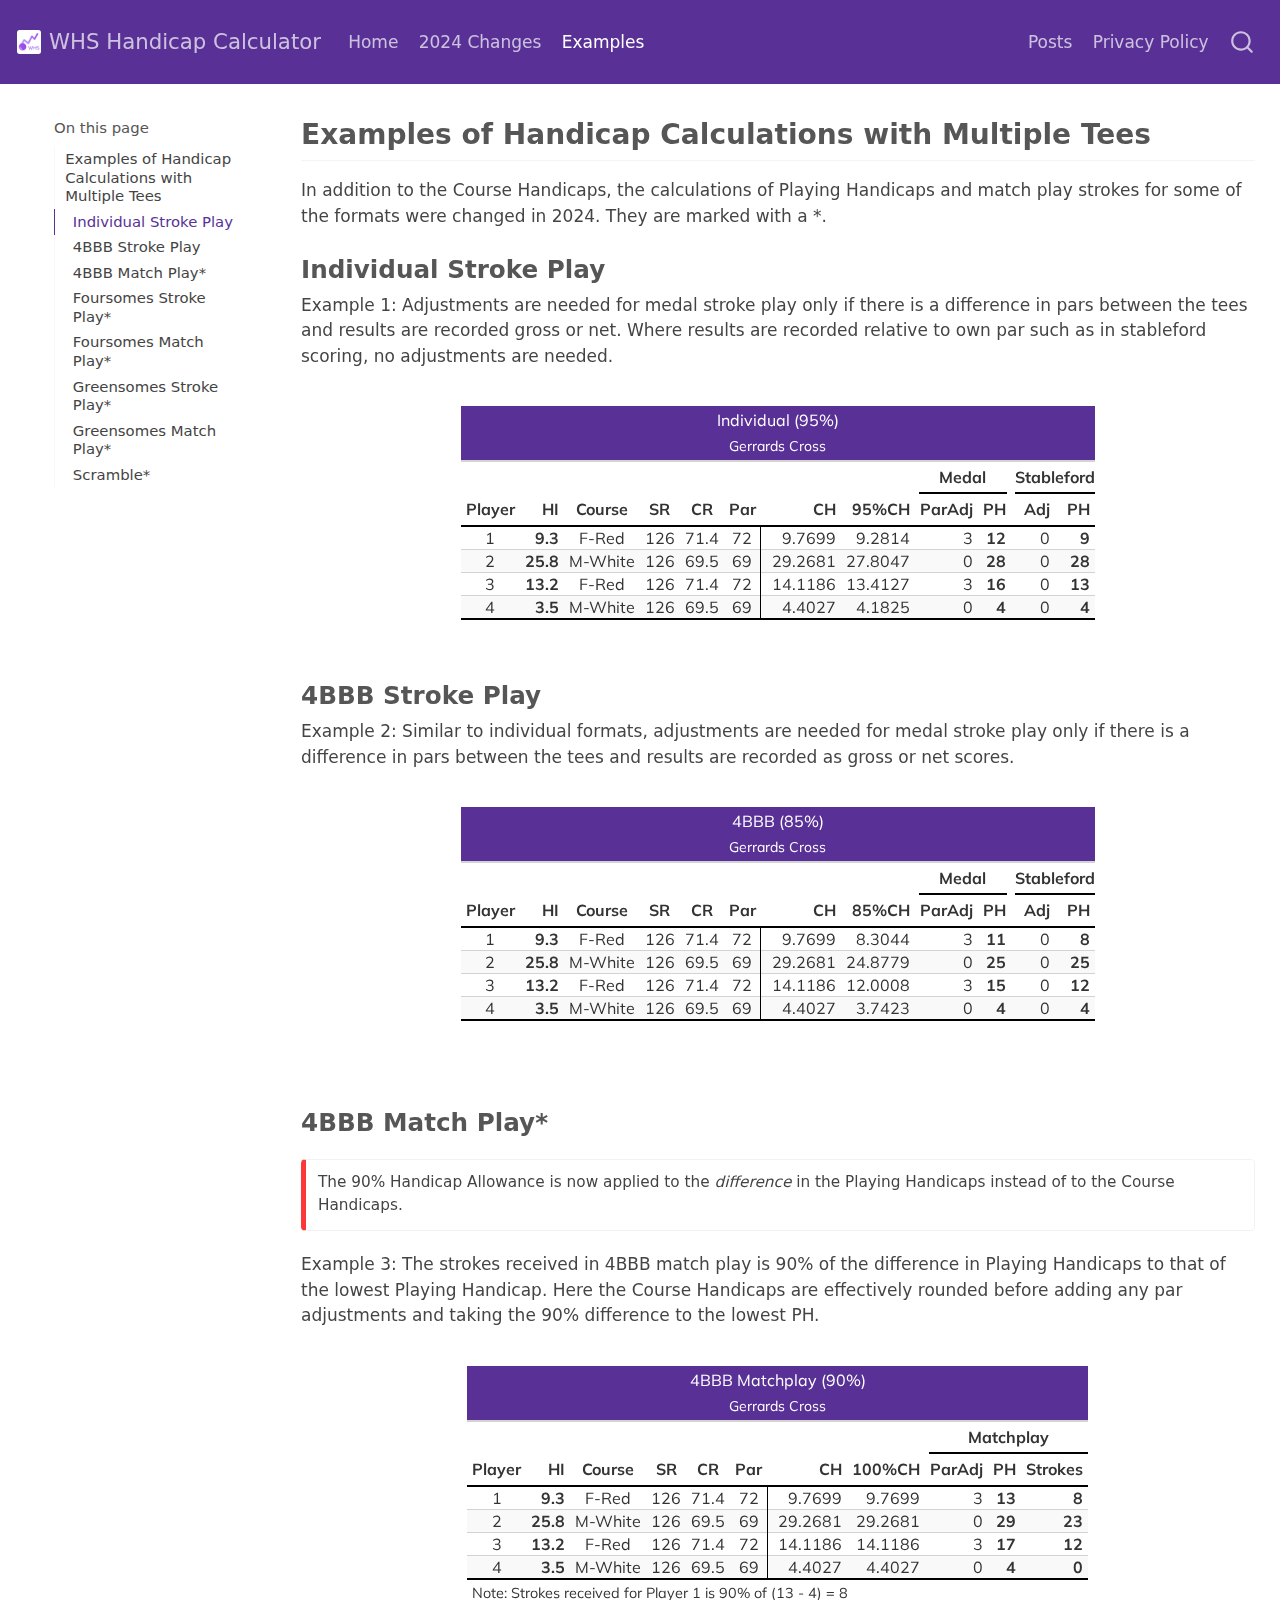
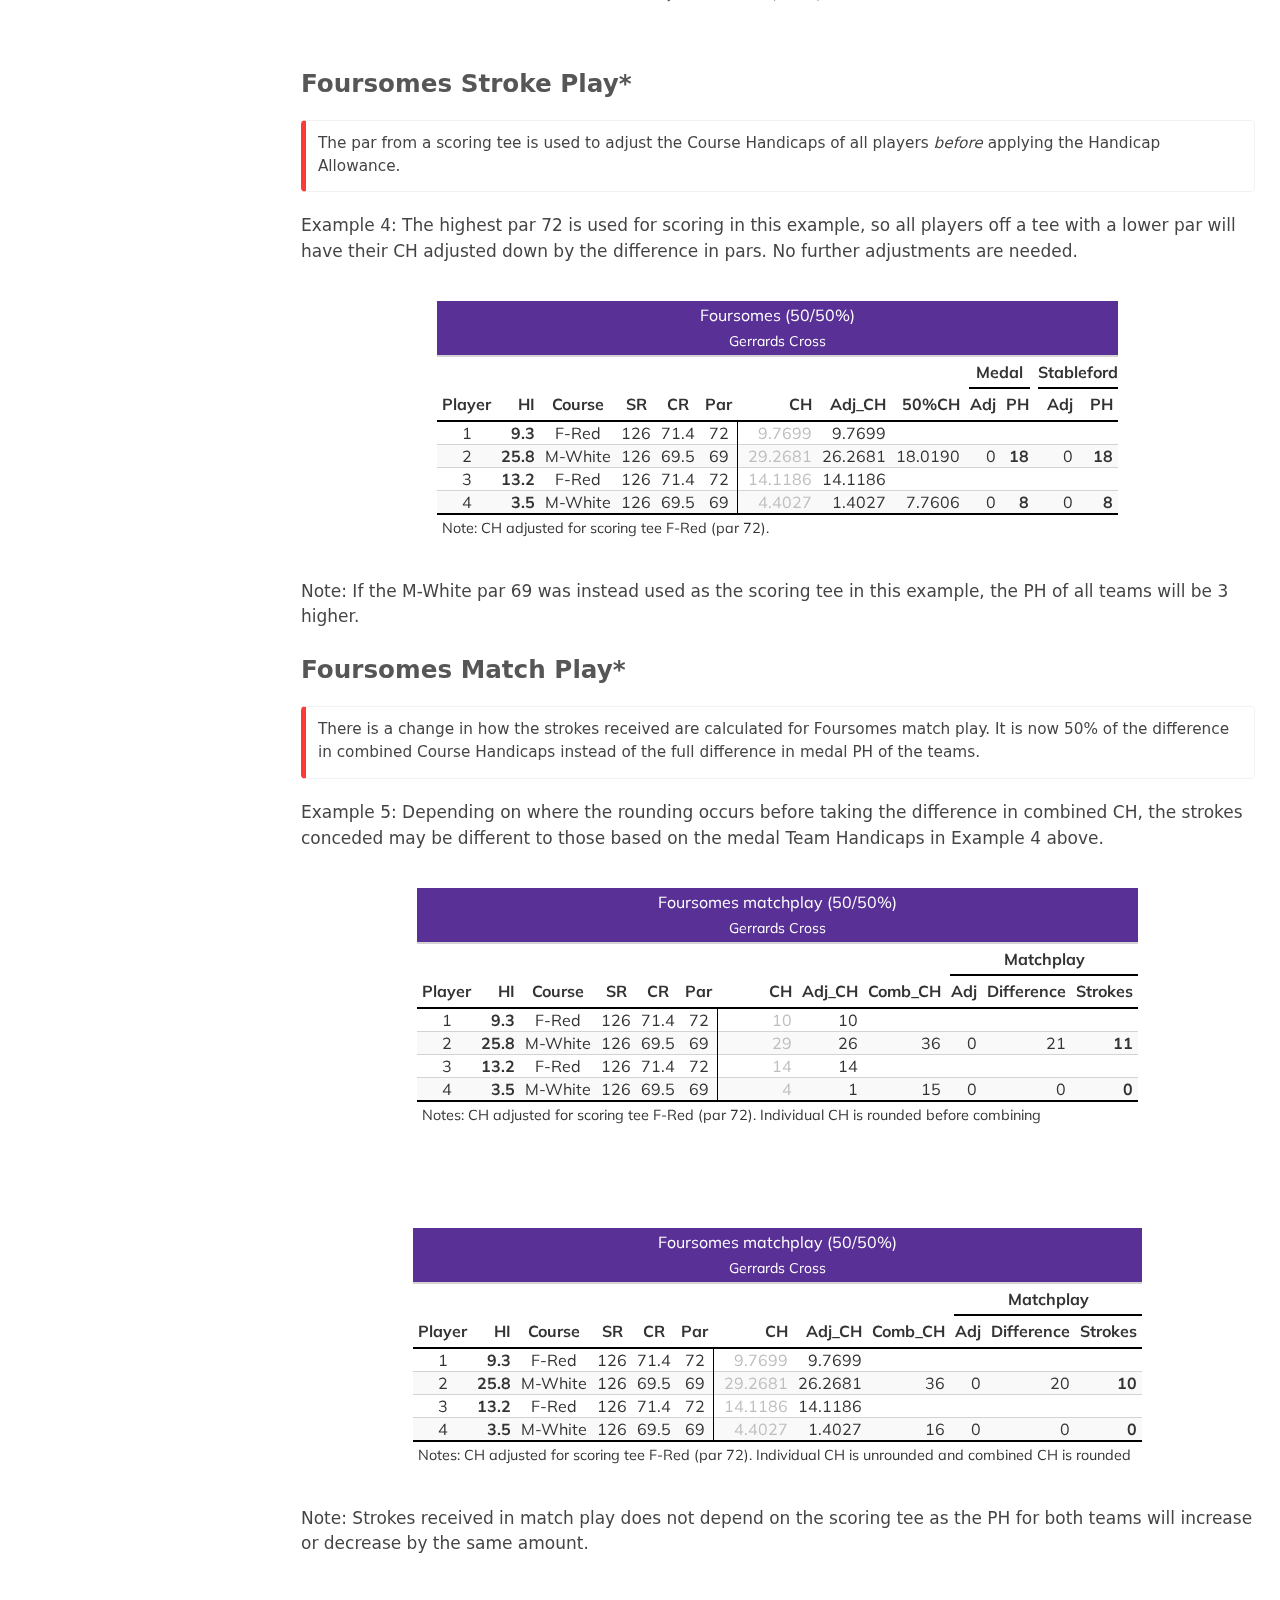
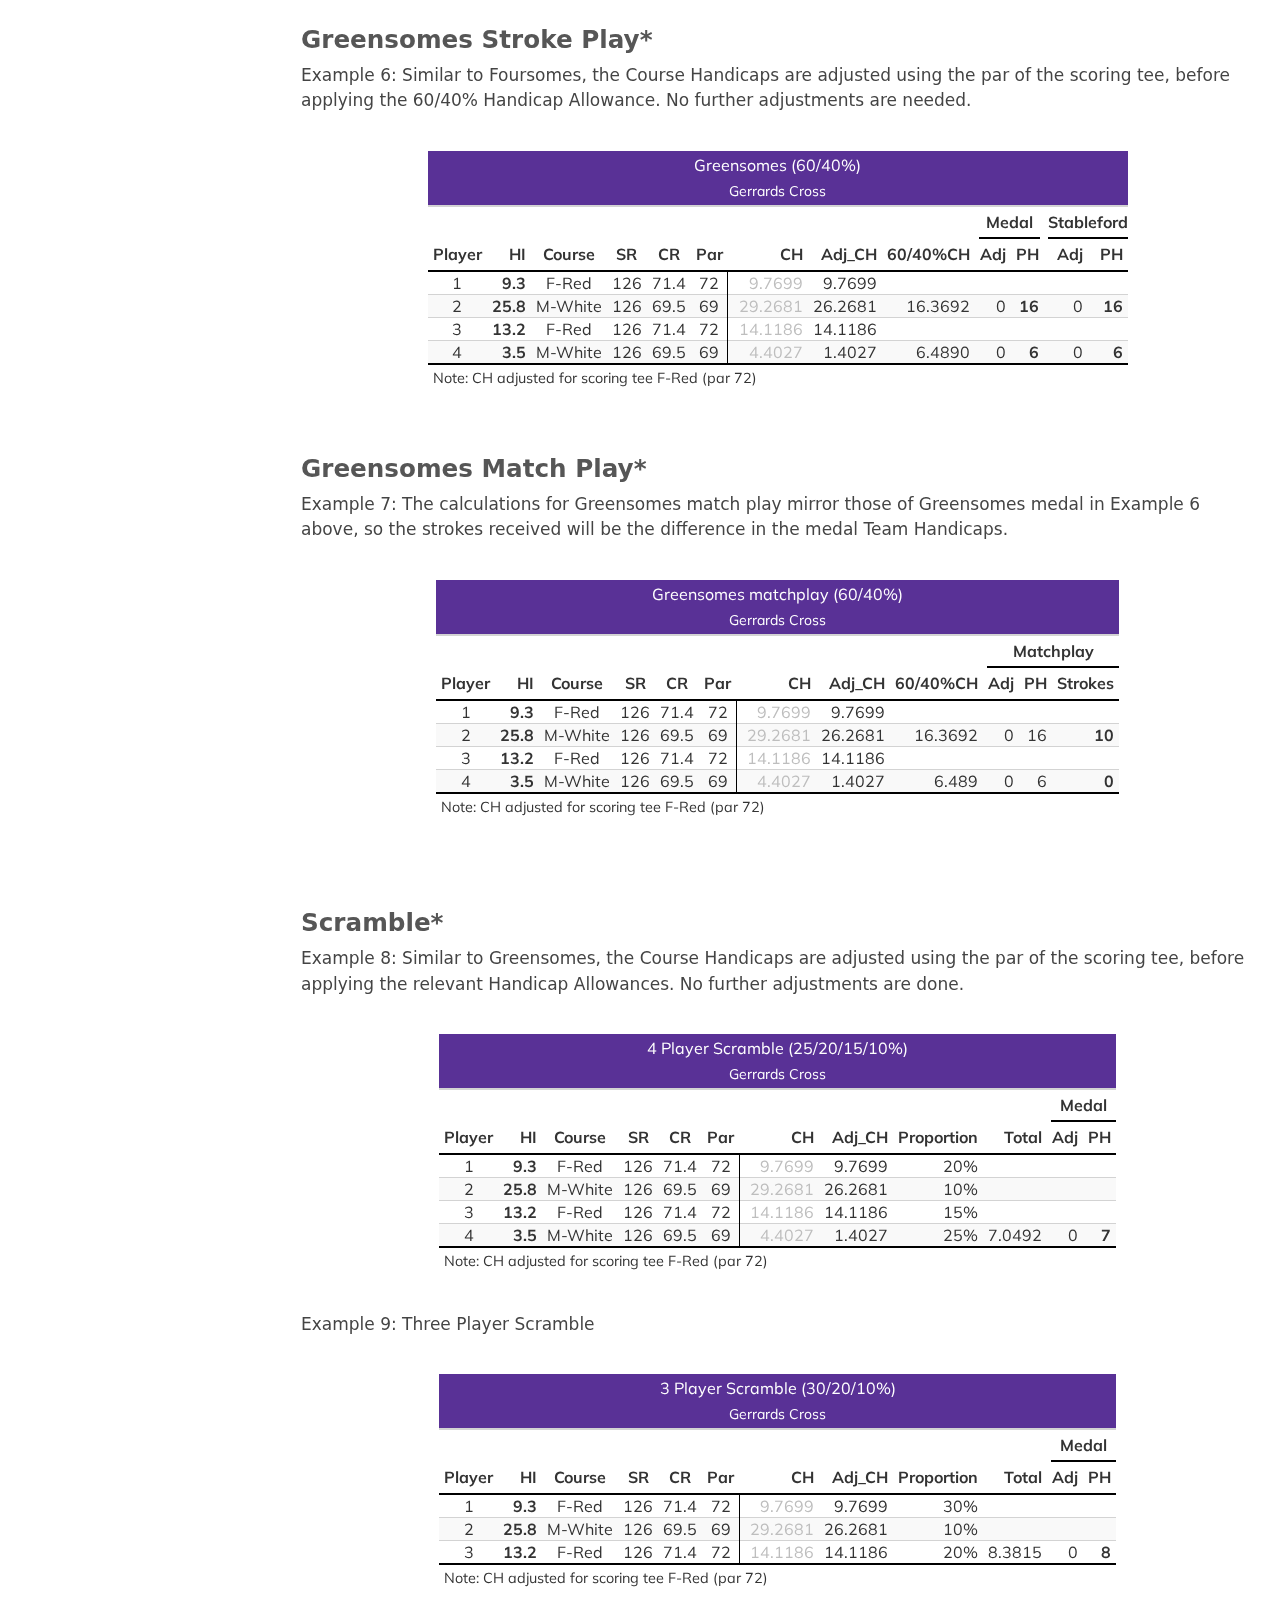
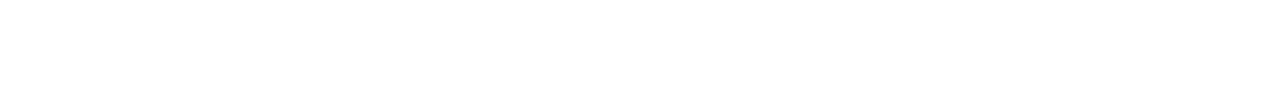
<file: docs/examples.html>
<!DOCTYPE html>
<html xmlns="http://www.w3.org/1999/xhtml" lang="en" xml:lang="en"><head>

<meta charset="utf-8">
<meta name="generator" content="quarto-1.3.433">

<meta name="viewport" content="width=device-width, initial-scale=1.0, user-scalable=yes">


<title>WHS Handicap Calculator -</title>
<style>
code{white-space: pre-wrap;}
span.smallcaps{font-variant: small-caps;}
div.columns{display: flex; gap: min(4vw, 1.5em);}
div.column{flex: auto; overflow-x: auto;}
div.hanging-indent{margin-left: 1.5em; text-indent: -1.5em;}
ul.task-list{list-style: none;}
ul.task-list li input[type="checkbox"] {
  width: 0.8em;
  margin: 0 0.8em 0.2em -1em; /* quarto-specific, see https://github.com/quarto-dev/quarto-cli/issues/4556 */ 
  vertical-align: middle;
}
</style>


<script src="site_libs/quarto-nav/quarto-nav.js"></script>
<script src="site_libs/quarto-nav/headroom.min.js"></script>
<script src="site_libs/clipboard/clipboard.min.js"></script>
<script src="site_libs/quarto-search/autocomplete.umd.js"></script>
<script src="site_libs/quarto-search/fuse.min.js"></script>
<script src="site_libs/quarto-search/quarto-search.js"></script>
<meta name="quarto:offset" content="./">
<script src="site_libs/quarto-html/quarto.js"></script>
<script src="site_libs/quarto-html/popper.min.js"></script>
<script src="site_libs/quarto-html/tippy.umd.min.js"></script>
<script src="site_libs/quarto-html/anchor.min.js"></script>
<link href="site_libs/quarto-html/tippy.css" rel="stylesheet">
<link href="site_libs/quarto-html/quarto-syntax-highlighting.css" rel="stylesheet" id="quarto-text-highlighting-styles">
<script src="site_libs/bootstrap/bootstrap.min.js"></script>
<link href="site_libs/bootstrap/bootstrap-icons.css" rel="stylesheet">
<link href="site_libs/bootstrap/bootstrap.min.css" rel="stylesheet" id="quarto-bootstrap" data-mode="light">
<script id="quarto-search-options" type="application/json">{
  "location": "navbar",
  "copy-button": false,
  "collapse-after": 3,
  "panel-placement": "end",
  "type": "overlay",
  "limit": 20,
  "language": {
    "search-no-results-text": "No results",
    "search-matching-documents-text": "matching documents",
    "search-copy-link-title": "Copy link to search",
    "search-hide-matches-text": "Hide additional matches",
    "search-more-match-text": "more match in this document",
    "search-more-matches-text": "more matches in this document",
    "search-clear-button-title": "Clear",
    "search-detached-cancel-button-title": "Cancel",
    "search-submit-button-title": "Submit",
    "search-label": "Search"
  }
}</script>


<link rel="stylesheet" href="styles.css">
</head>

<body class="floating nav-fixed">

<div id="quarto-search-results"></div>
  <header id="quarto-header" class="headroom fixed-top">
    <nav class="navbar navbar-expand-lg navbar-dark ">
      <div class="navbar-container container-fluid">
      <div class="navbar-brand-container">
    <a href="./index.html" class="navbar-brand navbar-brand-logo">
    <img src="./www/whs2014.png" alt="" class="navbar-logo">
    </a>
    <a class="navbar-brand" href="./index.html">
    <span class="navbar-title">WHS Handicap Calculator</span>
    </a>
  </div>
            <div id="quarto-search" class="" title="Search"></div>
          <button class="navbar-toggler" type="button" data-bs-toggle="collapse" data-bs-target="#navbarCollapse" aria-controls="navbarCollapse" aria-expanded="false" aria-label="Toggle navigation" onclick="if (window.quartoToggleHeadroom) { window.quartoToggleHeadroom(); }">
  <span class="navbar-toggler-icon"></span>
</button>
          <div class="collapse navbar-collapse" id="navbarCollapse">
            <ul class="navbar-nav navbar-nav-scroll me-auto">
  <li class="nav-item">
    <a class="nav-link" href="./index.html" rel="" target="">
 <span class="menu-text">Home</span></a>
  </li>  
  <li class="nav-item">
    <a class="nav-link" href="./changes.html" rel="" target="">
 <span class="menu-text">2024 Changes</span></a>
  </li>  
  <li class="nav-item">
    <a class="nav-link active" href="./examples.html" rel="" target="" aria-current="page">
 <span class="menu-text">Examples</span></a>
  </li>  
</ul>
            <ul class="navbar-nav navbar-nav-scroll ms-auto">
  <li class="nav-item">
    <a class="nav-link" href="./blog.html" rel="" target="">
 <span class="menu-text">Posts</span></a>
  </li>  
  <li class="nav-item">
    <a class="nav-link" href="./privacy.html" rel="" target="">
 <span class="menu-text">Privacy Policy</span></a>
  </li>  
</ul>
            <div class="quarto-navbar-tools">
</div>
          </div> <!-- /navcollapse -->
      </div> <!-- /container-fluid -->
    </nav>
</header>
<!-- content -->
<div id="quarto-content" class="quarto-container page-columns page-rows-contents page-layout-full page-navbar">
<!-- sidebar -->
  <nav id="quarto-sidebar" class="sidebar collapse collapse-horizontal sidebar-navigation floating overflow-auto">
    <nav id="TOC" role="doc-toc" class="toc-active">
    <h2 id="toc-title">On this page</h2>
   
  <ul>
  <li><a href="#examples-of-handicap-calculations-with-multiple-tees" id="toc-examples-of-handicap-calculations-with-multiple-tees" class="nav-link active" data-scroll-target="#examples-of-handicap-calculations-with-multiple-tees">Examples of Handicap Calculations with Multiple Tees</a>
  <ul class="collapse">
  <li><a href="#individual-stroke-play" id="toc-individual-stroke-play" class="nav-link" data-scroll-target="#individual-stroke-play">Individual Stroke Play</a></li>
  <li><a href="#bbb-stroke-play" id="toc-bbb-stroke-play" class="nav-link" data-scroll-target="#bbb-stroke-play">4BBB Stroke Play</a></li>
  <li><a href="#bbb-match-play" id="toc-bbb-match-play" class="nav-link" data-scroll-target="#bbb-match-play">4BBB Match Play*</a></li>
  <li><a href="#foursomes-stroke-play" id="toc-foursomes-stroke-play" class="nav-link" data-scroll-target="#foursomes-stroke-play">Foursomes Stroke Play*</a></li>
  <li><a href="#foursomes-match-play" id="toc-foursomes-match-play" class="nav-link" data-scroll-target="#foursomes-match-play">Foursomes Match Play*</a></li>
  <li><a href="#greensomes-stroke-play" id="toc-greensomes-stroke-play" class="nav-link" data-scroll-target="#greensomes-stroke-play">Greensomes Stroke Play*</a></li>
  <li><a href="#greensomes-match-play" id="toc-greensomes-match-play" class="nav-link" data-scroll-target="#greensomes-match-play">Greensomes Match Play*</a></li>
  <li><a href="#scramble" id="toc-scramble" class="nav-link" data-scroll-target="#scramble">Scramble*</a></li>
  </ul></li>
  </ul>
</nav>
</nav>
<div id="quarto-sidebar-glass" data-bs-toggle="collapse" data-bs-target="#quarto-sidebar,#quarto-sidebar-glass"></div>
<!-- margin-sidebar -->
    <div id="quarto-margin-sidebar" class="sidebar margin-sidebar zindex-bottom">
    </div>
<!-- main -->
<main class="content column-page-right" id="quarto-document-content">



<section id="examples-of-handicap-calculations-with-multiple-tees" class="level2">
<h2 class="anchored" data-anchor-id="examples-of-handicap-calculations-with-multiple-tees">Examples of Handicap Calculations with Multiple Tees</h2>
<p>In addition to the Course Handicaps, the calculations of Playing Handicaps and match play strokes for some of the formats were changed in 2024. They are marked with a *.</p>
<section id="individual-stroke-play" class="level3">
<h3 class="anchored" data-anchor-id="individual-stroke-play">Individual Stroke Play</h3>
<p>Example 1: Adjustments are needed for medal stroke play only if there is a difference in pars between the tees and results are recorded gross or net. Where results are recorded relative to own par such as in stableford scoring, no adjustments are needed.</p>
<div class="cell">
<div class="cell-output-display">

<div id="bfeqarwyan" style="padding-left:0px;padding-right:0px;padding-top:10px;padding-bottom:10px;overflow-x:auto;overflow-y:auto;width:auto;height:auto;">
<style>@import url("https://fonts.googleapis.com/css2?family=Mulish:ital,wght@0,100;0,200;0,300;0,400;0,500;0,600;0,700;0,800;0,900;1,100;1,200;1,300;1,400;1,500;1,600;1,700;1,800;1,900&display=swap");
#bfeqarwyan table {
  font-family: Mulish, Cochin, 'Sans Serif', system-ui, 'Segoe UI', Roboto, Helvetica, Arial, sans-serif, 'Apple Color Emoji', 'Segoe UI Emoji', 'Segoe UI Symbol', 'Noto Color Emoji';
  -webkit-font-smoothing: antialiased;
  -moz-osx-font-smoothing: grayscale;
}

#bfeqarwyan thead, #bfeqarwyan tbody, #bfeqarwyan tfoot, #bfeqarwyan tr, #bfeqarwyan td, #bfeqarwyan th {
  border-style: none;
}

#bfeqarwyan p {
  margin: 0;
  padding: 0;
}

#bfeqarwyan .gt_table {
  display: table;
  border-collapse: collapse;
  line-height: normal;
  margin-left: auto;
  margin-right: auto;
  color: #333333;
  font-size: 16px;
  font-weight: normal;
  font-style: normal;
  background-color: #FFFFFF;
  width: auto;
  border-top-style: solid;
  border-top-width: 10px;
  border-top-color: #FFFFFF;
  border-right-style: none;
  border-right-width: 2px;
  border-right-color: #D3D3D3;
  border-bottom-style: solid;
  border-bottom-width: 2px;
  border-bottom-color: #FFFFFF;
  border-left-style: none;
  border-left-width: 2px;
  border-left-color: #D3D3D3;
}

#bfeqarwyan .gt_caption {
  padding-top: 4px;
  padding-bottom: 4px;
}

#bfeqarwyan .gt_title {
  color: #FFFFFF;
  font-size: 16px;
  font-weight: initial;
  padding-top: 4px;
  padding-bottom: 4px;
  padding-left: 5px;
  padding-right: 5px;
  border-bottom-color: #FFFFFF;
  border-bottom-width: 0;
}

#bfeqarwyan .gt_subtitle {
  color: #FFFFFF;
  font-size: 14px;
  font-weight: initial;
  padding-top: 3px;
  padding-bottom: 5px;
  padding-left: 5px;
  padding-right: 5px;
  border-top-color: #FFFFFF;
  border-top-width: 0;
}

#bfeqarwyan .gt_heading {
  background-color: #593196;
  text-align: center;
  border-bottom-color: #FFFFFF;
  border-left-style: none;
  border-left-width: 1px;
  border-left-color: #D3D3D3;
  border-right-style: none;
  border-right-width: 1px;
  border-right-color: #D3D3D3;
}

#bfeqarwyan .gt_bottom_border {
  border-bottom-style: solid;
  border-bottom-width: 2px;
  border-bottom-color: #D3D3D3;
}

#bfeqarwyan .gt_col_headings {
  border-top-style: solid;
  border-top-width: 2px;
  border-top-color: #000000;
  border-bottom-style: solid;
  border-bottom-width: 2px;
  border-bottom-color: #000000;
  border-left-style: none;
  border-left-width: 1px;
  border-left-color: #D3D3D3;
  border-right-style: none;
  border-right-width: 1px;
  border-right-color: #D3D3D3;
}

#bfeqarwyan .gt_col_heading {
  color: #333333;
  background-color: #FFFFFF;
  font-size: 100%;
  font-weight: normal;
  text-transform: inherit;
  border-left-style: none;
  border-left-width: 1px;
  border-left-color: #D3D3D3;
  border-right-style: none;
  border-right-width: 1px;
  border-right-color: #D3D3D3;
  vertical-align: bottom;
  padding-top: 5px;
  padding-bottom: 6px;
  padding-left: 5px;
  padding-right: 5px;
  overflow-x: hidden;
}

#bfeqarwyan .gt_column_spanner_outer {
  color: #333333;
  background-color: #FFFFFF;
  font-size: 100%;
  font-weight: normal;
  text-transform: inherit;
  padding-top: 0;
  padding-bottom: 0;
  padding-left: 4px;
  padding-right: 4px;
}

#bfeqarwyan .gt_column_spanner_outer:first-child {
  padding-left: 0;
}

#bfeqarwyan .gt_column_spanner_outer:last-child {
  padding-right: 0;
}

#bfeqarwyan .gt_column_spanner {
  border-bottom-style: solid;
  border-bottom-width: 2px;
  border-bottom-color: #000000;
  vertical-align: bottom;
  padding-top: 5px;
  padding-bottom: 5px;
  overflow-x: hidden;
  display: inline-block;
  width: 100%;
}

#bfeqarwyan .gt_spanner_row {
  border-bottom-style: hidden;
}

#bfeqarwyan .gt_group_heading {
  padding-top: 8px;
  padding-bottom: 8px;
  padding-left: 5px;
  padding-right: 5px;
  color: #333333;
  background-color: #FFFFFF;
  font-size: 100%;
  font-weight: initial;
  text-transform: inherit;
  border-top-style: solid;
  border-top-width: 2px;
  border-top-color: #D3D3D3;
  border-bottom-style: solid;
  border-bottom-width: 2px;
  border-bottom-color: #D3D3D3;
  border-left-style: none;
  border-left-width: 1px;
  border-left-color: #D3D3D3;
  border-right-style: none;
  border-right-width: 1px;
  border-right-color: #D3D3D3;
  vertical-align: middle;
  text-align: left;
}

#bfeqarwyan .gt_empty_group_heading {
  padding: 0.5px;
  color: #333333;
  background-color: #FFFFFF;
  font-size: 100%;
  font-weight: initial;
  border-top-style: solid;
  border-top-width: 2px;
  border-top-color: #D3D3D3;
  border-bottom-style: solid;
  border-bottom-width: 2px;
  border-bottom-color: #D3D3D3;
  vertical-align: middle;
}

#bfeqarwyan .gt_from_md > :first-child {
  margin-top: 0;
}

#bfeqarwyan .gt_from_md > :last-child {
  margin-bottom: 0;
}

#bfeqarwyan .gt_row {
  padding-top: 1px;
  padding-bottom: 1px;
  padding-left: 5px;
  padding-right: 5px;
  margin: 10px;
  border-top-style: solid;
  border-top-width: 1px;
  border-top-color: #D3D3D3;
  border-left-style: none;
  border-left-width: 1px;
  border-left-color: #D3D3D3;
  border-right-style: none;
  border-right-width: 1px;
  border-right-color: #D3D3D3;
  vertical-align: middle;
  overflow-x: hidden;
}

#bfeqarwyan .gt_stub {
  color: #333333;
  background-color: #FFFFFF;
  font-size: 100%;
  font-weight: initial;
  text-transform: inherit;
  border-right-style: solid;
  border-right-width: 2px;
  border-right-color: #D3D3D3;
  padding-left: 5px;
  padding-right: 5px;
}

#bfeqarwyan .gt_stub_row_group {
  color: #333333;
  background-color: #FFFFFF;
  font-size: 100%;
  font-weight: initial;
  text-transform: inherit;
  border-right-style: solid;
  border-right-width: 2px;
  border-right-color: #D3D3D3;
  padding-left: 5px;
  padding-right: 5px;
  vertical-align: top;
}

#bfeqarwyan .gt_row_group_first td {
  border-top-width: 2px;
}

#bfeqarwyan .gt_row_group_first th {
  border-top-width: 2px;
}

#bfeqarwyan .gt_summary_row {
  color: #333333;
  background-color: #FFFFFF;
  text-transform: inherit;
  padding-top: 8px;
  padding-bottom: 8px;
  padding-left: 5px;
  padding-right: 5px;
}

#bfeqarwyan .gt_first_summary_row {
  border-top-style: solid;
  border-top-color: #D3D3D3;
}

#bfeqarwyan .gt_first_summary_row.thick {
  border-top-width: 2px;
}

#bfeqarwyan .gt_last_summary_row {
  padding-top: 8px;
  padding-bottom: 8px;
  padding-left: 5px;
  padding-right: 5px;
  border-bottom-style: solid;
  border-bottom-width: 2px;
  border-bottom-color: #D3D3D3;
}

#bfeqarwyan .gt_grand_summary_row {
  color: #333333;
  background-color: #FFFFFF;
  text-transform: inherit;
  padding-top: 8px;
  padding-bottom: 8px;
  padding-left: 5px;
  padding-right: 5px;
}

#bfeqarwyan .gt_first_grand_summary_row {
  padding-top: 8px;
  padding-bottom: 8px;
  padding-left: 5px;
  padding-right: 5px;
  border-top-style: double;
  border-top-width: 6px;
  border-top-color: #D3D3D3;
}

#bfeqarwyan .gt_last_grand_summary_row_top {
  padding-top: 8px;
  padding-bottom: 8px;
  padding-left: 5px;
  padding-right: 5px;
  border-bottom-style: double;
  border-bottom-width: 6px;
  border-bottom-color: #D3D3D3;
}

#bfeqarwyan .gt_striped {
  background-color: rgba(128, 128, 128, 0.05);
}

#bfeqarwyan .gt_table_body {
  border-top-style: solid;
  border-top-width: 2px;
  border-top-color: #D3D3D3;
  border-bottom-style: solid;
  border-bottom-width: 2px;
  border-bottom-color: #000000;
}

#bfeqarwyan .gt_footnotes {
  color: #333333;
  background-color: #FFFFFF;
  border-bottom-style: none;
  border-bottom-width: 2px;
  border-bottom-color: #D3D3D3;
  border-left-style: none;
  border-left-width: 2px;
  border-left-color: #D3D3D3;
  border-right-style: none;
  border-right-width: 2px;
  border-right-color: #D3D3D3;
}

#bfeqarwyan .gt_footnote {
  margin: 0px;
  font-size: 90%;
  padding-top: 4px;
  padding-bottom: 4px;
  padding-left: 5px;
  padding-right: 5px;
}

#bfeqarwyan .gt_sourcenotes {
  color: #333333;
  background-color: #FFFFFF;
  border-bottom-style: none;
  border-bottom-width: 2px;
  border-bottom-color: #D3D3D3;
  border-left-style: none;
  border-left-width: 2px;
  border-left-color: #D3D3D3;
  border-right-style: none;
  border-right-width: 2px;
  border-right-color: #D3D3D3;
}

#bfeqarwyan .gt_sourcenote {
  font-size: 90%;
  padding-top: 4px;
  padding-bottom: 4px;
  padding-left: 5px;
  padding-right: 5px;
}

#bfeqarwyan .gt_left {
  text-align: left;
}

#bfeqarwyan .gt_center {
  text-align: center;
}

#bfeqarwyan .gt_right {
  text-align: right;
  font-variant-numeric: tabular-nums;
}

#bfeqarwyan .gt_font_normal {
  font-weight: normal;
}

#bfeqarwyan .gt_font_bold {
  font-weight: bold;
}

#bfeqarwyan .gt_font_italic {
  font-style: italic;
}

#bfeqarwyan .gt_super {
  font-size: 65%;
}

#bfeqarwyan .gt_footnote_marks {
  font-size: 75%;
  vertical-align: 0.4em;
  position: initial;
}

#bfeqarwyan .gt_asterisk {
  font-size: 100%;
  vertical-align: 0;
}

#bfeqarwyan .gt_indent_1 {
  text-indent: 5px;
}

#bfeqarwyan .gt_indent_2 {
  text-indent: 10px;
}

#bfeqarwyan .gt_indent_3 {
  text-indent: 15px;
}

#bfeqarwyan .gt_indent_4 {
  text-indent: 20px;
}

#bfeqarwyan .gt_indent_5 {
  text-indent: 25px;
}
</style>
<table class="gt_table" style="table-layout: fixed;" data-quarto-disable-processing="false" data-quarto-bootstrap="false">
  <colgroup>
    <col>
    <col>
    <col>
    <col>
    <col>
    <col>
    <col style="width:80px;">
    <col>
    <col>
    <col>
    <col>
    <col>
  </colgroup>
  <thead>
    <tr class="gt_heading">
      <td colspan="12" class="gt_heading gt_title gt_font_normal" style="">Individual (95%)</td>
    </tr>
    <tr class="gt_heading">
      <td colspan="12" class="gt_heading gt_subtitle gt_font_normal gt_bottom_border" style="">Gerrards Cross</td>
    </tr>
    <tr class="gt_col_headings gt_spanner_row">
      <th class="gt_col_heading gt_columns_bottom_border gt_center" rowspan="2" colspan="1" style="border-bottom-width: 2px; border-bottom-style: solid; border-bottom-color: #000000; font-weight: bold;" scope="col" id="Player">Player</th>
      <th class="gt_col_heading gt_columns_bottom_border gt_right" rowspan="2" colspan="1" style="border-bottom-width: 2px; border-bottom-style: solid; border-bottom-color: #000000; font-weight: bold;" scope="col" id="HI">HI</th>
      <th class="gt_col_heading gt_columns_bottom_border gt_center" rowspan="2" colspan="1" style="border-bottom-width: 2px; border-bottom-style: solid; border-bottom-color: #000000; font-weight: bold;" scope="col" id="Course">Course</th>
      <th class="gt_col_heading gt_columns_bottom_border gt_center" rowspan="2" colspan="1" style="border-bottom-width: 2px; border-bottom-style: solid; border-bottom-color: #000000; font-weight: bold;" scope="col" id="SR">SR</th>
      <th class="gt_col_heading gt_columns_bottom_border gt_center" rowspan="2" colspan="1" style="border-bottom-width: 2px; border-bottom-style: solid; border-bottom-color: #000000; font-weight: bold;" scope="col" id="CR">CR</th>
      <th class="gt_col_heading gt_columns_bottom_border gt_center" rowspan="2" colspan="1" style="border-bottom-width: 2px; border-bottom-style: solid; border-bottom-color: #000000; font-weight: bold;" scope="col" id="Par">Par</th>
      <th class="gt_col_heading gt_columns_bottom_border gt_right" rowspan="2" colspan="1" style="border-bottom-width: 2px; border-bottom-style: solid; border-bottom-color: #000000; font-weight: bold;" scope="col" id="CH">CH</th>
      <th class="gt_col_heading gt_columns_bottom_border gt_right" rowspan="2" colspan="1" style="border-bottom-width: 2px; border-bottom-style: solid; border-bottom-color: #000000; font-weight: bold;" scope="col" id="95%CH">95%CH</th>
      <th class="gt_center gt_columns_top_border gt_column_spanner_outer" rowspan="1" colspan="2" style="border-bottom-width: 1px; border-bottom-style: solid; border-bottom-color: #000000; font-weight: bold;" scope="colgroup" id="Medal">
        <span class="gt_column_spanner">Medal</span>
      </th>
      <th class="gt_center gt_columns_top_border gt_column_spanner_outer" rowspan="1" colspan="2" style="border-bottom-width: 1px; border-bottom-style: solid; border-bottom-color: #000000; font-weight: bold;" scope="colgroup" id="Stableford">
        <span class="gt_column_spanner">Stableford</span>
      </th>
    </tr>
    <tr class="gt_col_headings">
      <th class="gt_col_heading gt_columns_bottom_border gt_right" rowspan="1" colspan="1" style="border-bottom-width: 2px; border-bottom-style: solid; border-bottom-color: #000000; font-weight: bold;" scope="col" id="ParAdj">ParAdj</th>
      <th class="gt_col_heading gt_columns_bottom_border gt_right" rowspan="1" colspan="1" style="border-bottom-width: 2px; border-bottom-style: solid; border-bottom-color: #000000; font-weight: bold;" scope="col" id="PH">PH</th>
      <th class="gt_col_heading gt_columns_bottom_border gt_right" rowspan="1" colspan="1" style="border-bottom-width: 2px; border-bottom-style: solid; border-bottom-color: #000000; font-weight: bold;" scope="col" id="Adj">Adj</th>
      <th class="gt_col_heading gt_columns_bottom_border gt_right" rowspan="1" colspan="1" style="border-bottom-width: 2px; border-bottom-style: solid; border-bottom-color: #000000; font-weight: bold;" scope="col" id="PH">PH</th>
    </tr>
  </thead>
  <tbody class="gt_table_body">
    <tr><td headers="Player" class="gt_row gt_center">1</td>
<td headers="hi" class="gt_row gt_right" style="font-weight: bold;">9.3</td>
<td headers="Course" class="gt_row gt_center">F-Red</td>
<td headers="sr" class="gt_row gt_center">126</td>
<td headers="cr" class="gt_row gt_center">71.4</td>
<td headers="par" class="gt_row gt_center" style="border-right-width: 1px; border-right-style: solid; border-right-color: #000000;">72</td>
<td headers="ch" class="gt_row gt_right">9.7699</td>
<td headers="ph1" class="gt_row gt_right">9.2814</td>
<td headers="medal" class="gt_row gt_right">3</td>
<td headers="phm" class="gt_row gt_right" style="font-weight: bold;">12</td>
<td headers="stb" class="gt_row gt_right">0</td>
<td headers="phs" class="gt_row gt_right" style="font-weight: bold;">9</td></tr>
    <tr><td headers="Player" class="gt_row gt_center gt_striped">2</td>
<td headers="hi" class="gt_row gt_right gt_striped" style="font-weight: bold;">25.8</td>
<td headers="Course" class="gt_row gt_center gt_striped">M-White</td>
<td headers="sr" class="gt_row gt_center gt_striped">126</td>
<td headers="cr" class="gt_row gt_center gt_striped">69.5</td>
<td headers="par" class="gt_row gt_center gt_striped" style="border-right-width: 1px; border-right-style: solid; border-right-color: #000000;">69</td>
<td headers="ch" class="gt_row gt_right gt_striped">29.2681</td>
<td headers="ph1" class="gt_row gt_right gt_striped">27.8047</td>
<td headers="medal" class="gt_row gt_right gt_striped">0</td>
<td headers="phm" class="gt_row gt_right gt_striped" style="font-weight: bold;">28</td>
<td headers="stb" class="gt_row gt_right gt_striped">0</td>
<td headers="phs" class="gt_row gt_right gt_striped" style="font-weight: bold;">28</td></tr>
    <tr><td headers="Player" class="gt_row gt_center">3</td>
<td headers="hi" class="gt_row gt_right" style="font-weight: bold;">13.2</td>
<td headers="Course" class="gt_row gt_center">F-Red</td>
<td headers="sr" class="gt_row gt_center">126</td>
<td headers="cr" class="gt_row gt_center">71.4</td>
<td headers="par" class="gt_row gt_center" style="border-right-width: 1px; border-right-style: solid; border-right-color: #000000;">72</td>
<td headers="ch" class="gt_row gt_right">14.1186</td>
<td headers="ph1" class="gt_row gt_right">13.4127</td>
<td headers="medal" class="gt_row gt_right">3</td>
<td headers="phm" class="gt_row gt_right" style="font-weight: bold;">16</td>
<td headers="stb" class="gt_row gt_right">0</td>
<td headers="phs" class="gt_row gt_right" style="font-weight: bold;">13</td></tr>
    <tr><td headers="Player" class="gt_row gt_center gt_striped">4</td>
<td headers="hi" class="gt_row gt_right gt_striped" style="font-weight: bold;">3.5</td>
<td headers="Course" class="gt_row gt_center gt_striped">M-White</td>
<td headers="sr" class="gt_row gt_center gt_striped">126</td>
<td headers="cr" class="gt_row gt_center gt_striped">69.5</td>
<td headers="par" class="gt_row gt_center gt_striped" style="border-right-width: 1px; border-right-style: solid; border-right-color: #000000;">69</td>
<td headers="ch" class="gt_row gt_right gt_striped">4.4027</td>
<td headers="ph1" class="gt_row gt_right gt_striped">4.1825</td>
<td headers="medal" class="gt_row gt_right gt_striped">0</td>
<td headers="phm" class="gt_row gt_right gt_striped" style="font-weight: bold;">4</td>
<td headers="stb" class="gt_row gt_right gt_striped">0</td>
<td headers="phs" class="gt_row gt_right gt_striped" style="font-weight: bold;">4</td></tr>
  </tbody>
  
  
</table>
</div>
</div>
</div>
</section>
<section id="bbb-stroke-play" class="level3">
<h3 class="anchored" data-anchor-id="bbb-stroke-play">4BBB Stroke Play</h3>
<p>Example 2: Similar to individual formats, adjustments are needed for medal stroke play only if there is a difference in pars between the tees and results are recorded as gross or net scores.</p>
<div class="cell">
<div class="cell-output-display">

<div id="eaodtoqjym" style="padding-left:0px;padding-right:0px;padding-top:10px;padding-bottom:10px;overflow-x:auto;overflow-y:auto;width:auto;height:auto;">
<style>@import url("https://fonts.googleapis.com/css2?family=Mulish:ital,wght@0,100;0,200;0,300;0,400;0,500;0,600;0,700;0,800;0,900;1,100;1,200;1,300;1,400;1,500;1,600;1,700;1,800;1,900&display=swap");
#eaodtoqjym table {
  font-family: Mulish, Cochin, 'Sans Serif', system-ui, 'Segoe UI', Roboto, Helvetica, Arial, sans-serif, 'Apple Color Emoji', 'Segoe UI Emoji', 'Segoe UI Symbol', 'Noto Color Emoji';
  -webkit-font-smoothing: antialiased;
  -moz-osx-font-smoothing: grayscale;
}

#eaodtoqjym thead, #eaodtoqjym tbody, #eaodtoqjym tfoot, #eaodtoqjym tr, #eaodtoqjym td, #eaodtoqjym th {
  border-style: none;
}

#eaodtoqjym p {
  margin: 0;
  padding: 0;
}

#eaodtoqjym .gt_table {
  display: table;
  border-collapse: collapse;
  line-height: normal;
  margin-left: auto;
  margin-right: auto;
  color: #333333;
  font-size: 16px;
  font-weight: normal;
  font-style: normal;
  background-color: #FFFFFF;
  width: auto;
  border-top-style: solid;
  border-top-width: 10px;
  border-top-color: #FFFFFF;
  border-right-style: none;
  border-right-width: 2px;
  border-right-color: #D3D3D3;
  border-bottom-style: solid;
  border-bottom-width: 2px;
  border-bottom-color: #FFFFFF;
  border-left-style: none;
  border-left-width: 2px;
  border-left-color: #D3D3D3;
}

#eaodtoqjym .gt_caption {
  padding-top: 4px;
  padding-bottom: 4px;
}

#eaodtoqjym .gt_title {
  color: #FFFFFF;
  font-size: 16px;
  font-weight: initial;
  padding-top: 4px;
  padding-bottom: 4px;
  padding-left: 5px;
  padding-right: 5px;
  border-bottom-color: #FFFFFF;
  border-bottom-width: 0;
}

#eaodtoqjym .gt_subtitle {
  color: #FFFFFF;
  font-size: 14px;
  font-weight: initial;
  padding-top: 3px;
  padding-bottom: 5px;
  padding-left: 5px;
  padding-right: 5px;
  border-top-color: #FFFFFF;
  border-top-width: 0;
}

#eaodtoqjym .gt_heading {
  background-color: #593196;
  text-align: center;
  border-bottom-color: #FFFFFF;
  border-left-style: none;
  border-left-width: 1px;
  border-left-color: #D3D3D3;
  border-right-style: none;
  border-right-width: 1px;
  border-right-color: #D3D3D3;
}

#eaodtoqjym .gt_bottom_border {
  border-bottom-style: solid;
  border-bottom-width: 2px;
  border-bottom-color: #D3D3D3;
}

#eaodtoqjym .gt_col_headings {
  border-top-style: solid;
  border-top-width: 2px;
  border-top-color: #000000;
  border-bottom-style: solid;
  border-bottom-width: 2px;
  border-bottom-color: #000000;
  border-left-style: none;
  border-left-width: 1px;
  border-left-color: #D3D3D3;
  border-right-style: none;
  border-right-width: 1px;
  border-right-color: #D3D3D3;
}

#eaodtoqjym .gt_col_heading {
  color: #333333;
  background-color: #FFFFFF;
  font-size: 100%;
  font-weight: normal;
  text-transform: inherit;
  border-left-style: none;
  border-left-width: 1px;
  border-left-color: #D3D3D3;
  border-right-style: none;
  border-right-width: 1px;
  border-right-color: #D3D3D3;
  vertical-align: bottom;
  padding-top: 5px;
  padding-bottom: 6px;
  padding-left: 5px;
  padding-right: 5px;
  overflow-x: hidden;
}

#eaodtoqjym .gt_column_spanner_outer {
  color: #333333;
  background-color: #FFFFFF;
  font-size: 100%;
  font-weight: normal;
  text-transform: inherit;
  padding-top: 0;
  padding-bottom: 0;
  padding-left: 4px;
  padding-right: 4px;
}

#eaodtoqjym .gt_column_spanner_outer:first-child {
  padding-left: 0;
}

#eaodtoqjym .gt_column_spanner_outer:last-child {
  padding-right: 0;
}

#eaodtoqjym .gt_column_spanner {
  border-bottom-style: solid;
  border-bottom-width: 2px;
  border-bottom-color: #000000;
  vertical-align: bottom;
  padding-top: 5px;
  padding-bottom: 5px;
  overflow-x: hidden;
  display: inline-block;
  width: 100%;
}

#eaodtoqjym .gt_spanner_row {
  border-bottom-style: hidden;
}

#eaodtoqjym .gt_group_heading {
  padding-top: 8px;
  padding-bottom: 8px;
  padding-left: 5px;
  padding-right: 5px;
  color: #333333;
  background-color: #FFFFFF;
  font-size: 100%;
  font-weight: initial;
  text-transform: inherit;
  border-top-style: solid;
  border-top-width: 2px;
  border-top-color: #D3D3D3;
  border-bottom-style: solid;
  border-bottom-width: 2px;
  border-bottom-color: #D3D3D3;
  border-left-style: none;
  border-left-width: 1px;
  border-left-color: #D3D3D3;
  border-right-style: none;
  border-right-width: 1px;
  border-right-color: #D3D3D3;
  vertical-align: middle;
  text-align: left;
}

#eaodtoqjym .gt_empty_group_heading {
  padding: 0.5px;
  color: #333333;
  background-color: #FFFFFF;
  font-size: 100%;
  font-weight: initial;
  border-top-style: solid;
  border-top-width: 2px;
  border-top-color: #D3D3D3;
  border-bottom-style: solid;
  border-bottom-width: 2px;
  border-bottom-color: #D3D3D3;
  vertical-align: middle;
}

#eaodtoqjym .gt_from_md > :first-child {
  margin-top: 0;
}

#eaodtoqjym .gt_from_md > :last-child {
  margin-bottom: 0;
}

#eaodtoqjym .gt_row {
  padding-top: 1px;
  padding-bottom: 1px;
  padding-left: 5px;
  padding-right: 5px;
  margin: 10px;
  border-top-style: solid;
  border-top-width: 1px;
  border-top-color: #D3D3D3;
  border-left-style: none;
  border-left-width: 1px;
  border-left-color: #D3D3D3;
  border-right-style: none;
  border-right-width: 1px;
  border-right-color: #D3D3D3;
  vertical-align: middle;
  overflow-x: hidden;
}

#eaodtoqjym .gt_stub {
  color: #333333;
  background-color: #FFFFFF;
  font-size: 100%;
  font-weight: initial;
  text-transform: inherit;
  border-right-style: solid;
  border-right-width: 2px;
  border-right-color: #D3D3D3;
  padding-left: 5px;
  padding-right: 5px;
}

#eaodtoqjym .gt_stub_row_group {
  color: #333333;
  background-color: #FFFFFF;
  font-size: 100%;
  font-weight: initial;
  text-transform: inherit;
  border-right-style: solid;
  border-right-width: 2px;
  border-right-color: #D3D3D3;
  padding-left: 5px;
  padding-right: 5px;
  vertical-align: top;
}

#eaodtoqjym .gt_row_group_first td {
  border-top-width: 2px;
}

#eaodtoqjym .gt_row_group_first th {
  border-top-width: 2px;
}

#eaodtoqjym .gt_summary_row {
  color: #333333;
  background-color: #FFFFFF;
  text-transform: inherit;
  padding-top: 8px;
  padding-bottom: 8px;
  padding-left: 5px;
  padding-right: 5px;
}

#eaodtoqjym .gt_first_summary_row {
  border-top-style: solid;
  border-top-color: #D3D3D3;
}

#eaodtoqjym .gt_first_summary_row.thick {
  border-top-width: 2px;
}

#eaodtoqjym .gt_last_summary_row {
  padding-top: 8px;
  padding-bottom: 8px;
  padding-left: 5px;
  padding-right: 5px;
  border-bottom-style: solid;
  border-bottom-width: 2px;
  border-bottom-color: #D3D3D3;
}

#eaodtoqjym .gt_grand_summary_row {
  color: #333333;
  background-color: #FFFFFF;
  text-transform: inherit;
  padding-top: 8px;
  padding-bottom: 8px;
  padding-left: 5px;
  padding-right: 5px;
}

#eaodtoqjym .gt_first_grand_summary_row {
  padding-top: 8px;
  padding-bottom: 8px;
  padding-left: 5px;
  padding-right: 5px;
  border-top-style: double;
  border-top-width: 6px;
  border-top-color: #D3D3D3;
}

#eaodtoqjym .gt_last_grand_summary_row_top {
  padding-top: 8px;
  padding-bottom: 8px;
  padding-left: 5px;
  padding-right: 5px;
  border-bottom-style: double;
  border-bottom-width: 6px;
  border-bottom-color: #D3D3D3;
}

#eaodtoqjym .gt_striped {
  background-color: rgba(128, 128, 128, 0.05);
}

#eaodtoqjym .gt_table_body {
  border-top-style: solid;
  border-top-width: 2px;
  border-top-color: #D3D3D3;
  border-bottom-style: solid;
  border-bottom-width: 2px;
  border-bottom-color: #000000;
}

#eaodtoqjym .gt_footnotes {
  color: #333333;
  background-color: #FFFFFF;
  border-bottom-style: none;
  border-bottom-width: 2px;
  border-bottom-color: #D3D3D3;
  border-left-style: none;
  border-left-width: 2px;
  border-left-color: #D3D3D3;
  border-right-style: none;
  border-right-width: 2px;
  border-right-color: #D3D3D3;
}

#eaodtoqjym .gt_footnote {
  margin: 0px;
  font-size: 90%;
  padding-top: 4px;
  padding-bottom: 4px;
  padding-left: 5px;
  padding-right: 5px;
}

#eaodtoqjym .gt_sourcenotes {
  color: #333333;
  background-color: #FFFFFF;
  border-bottom-style: none;
  border-bottom-width: 2px;
  border-bottom-color: #D3D3D3;
  border-left-style: none;
  border-left-width: 2px;
  border-left-color: #D3D3D3;
  border-right-style: none;
  border-right-width: 2px;
  border-right-color: #D3D3D3;
}

#eaodtoqjym .gt_sourcenote {
  font-size: 90%;
  padding-top: 4px;
  padding-bottom: 4px;
  padding-left: 5px;
  padding-right: 5px;
}

#eaodtoqjym .gt_left {
  text-align: left;
}

#eaodtoqjym .gt_center {
  text-align: center;
}

#eaodtoqjym .gt_right {
  text-align: right;
  font-variant-numeric: tabular-nums;
}

#eaodtoqjym .gt_font_normal {
  font-weight: normal;
}

#eaodtoqjym .gt_font_bold {
  font-weight: bold;
}

#eaodtoqjym .gt_font_italic {
  font-style: italic;
}

#eaodtoqjym .gt_super {
  font-size: 65%;
}

#eaodtoqjym .gt_footnote_marks {
  font-size: 75%;
  vertical-align: 0.4em;
  position: initial;
}

#eaodtoqjym .gt_asterisk {
  font-size: 100%;
  vertical-align: 0;
}

#eaodtoqjym .gt_indent_1 {
  text-indent: 5px;
}

#eaodtoqjym .gt_indent_2 {
  text-indent: 10px;
}

#eaodtoqjym .gt_indent_3 {
  text-indent: 15px;
}

#eaodtoqjym .gt_indent_4 {
  text-indent: 20px;
}

#eaodtoqjym .gt_indent_5 {
  text-indent: 25px;
}
</style>
<table class="gt_table" style="table-layout: fixed;" data-quarto-disable-processing="false" data-quarto-bootstrap="false">
  <colgroup>
    <col>
    <col>
    <col>
    <col>
    <col>
    <col>
    <col style="width:80px;">
    <col>
    <col>
    <col>
    <col>
    <col>
  </colgroup>
  <thead>
    <tr class="gt_heading">
      <td colspan="12" class="gt_heading gt_title gt_font_normal" style="">4BBB (85%)</td>
    </tr>
    <tr class="gt_heading">
      <td colspan="12" class="gt_heading gt_subtitle gt_font_normal gt_bottom_border" style="">Gerrards Cross</td>
    </tr>
    <tr class="gt_col_headings gt_spanner_row">
      <th class="gt_col_heading gt_columns_bottom_border gt_center" rowspan="2" colspan="1" style="border-bottom-width: 2px; border-bottom-style: solid; border-bottom-color: #000000; font-weight: bold;" scope="col" id="Player">Player</th>
      <th class="gt_col_heading gt_columns_bottom_border gt_right" rowspan="2" colspan="1" style="border-bottom-width: 2px; border-bottom-style: solid; border-bottom-color: #000000; font-weight: bold;" scope="col" id="HI">HI</th>
      <th class="gt_col_heading gt_columns_bottom_border gt_center" rowspan="2" colspan="1" style="border-bottom-width: 2px; border-bottom-style: solid; border-bottom-color: #000000; font-weight: bold;" scope="col" id="Course">Course</th>
      <th class="gt_col_heading gt_columns_bottom_border gt_center" rowspan="2" colspan="1" style="border-bottom-width: 2px; border-bottom-style: solid; border-bottom-color: #000000; font-weight: bold;" scope="col" id="SR">SR</th>
      <th class="gt_col_heading gt_columns_bottom_border gt_center" rowspan="2" colspan="1" style="border-bottom-width: 2px; border-bottom-style: solid; border-bottom-color: #000000; font-weight: bold;" scope="col" id="CR">CR</th>
      <th class="gt_col_heading gt_columns_bottom_border gt_center" rowspan="2" colspan="1" style="border-bottom-width: 2px; border-bottom-style: solid; border-bottom-color: #000000; font-weight: bold;" scope="col" id="Par">Par</th>
      <th class="gt_col_heading gt_columns_bottom_border gt_right" rowspan="2" colspan="1" style="border-bottom-width: 2px; border-bottom-style: solid; border-bottom-color: #000000; font-weight: bold;" scope="col" id="CH">CH</th>
      <th class="gt_col_heading gt_columns_bottom_border gt_right" rowspan="2" colspan="1" style="border-bottom-width: 2px; border-bottom-style: solid; border-bottom-color: #000000; font-weight: bold;" scope="col" id="85%CH">85%CH</th>
      <th class="gt_center gt_columns_top_border gt_column_spanner_outer" rowspan="1" colspan="2" style="border-bottom-width: 1px; border-bottom-style: solid; border-bottom-color: #000000; font-weight: bold;" scope="colgroup" id="Medal">
        <span class="gt_column_spanner">Medal</span>
      </th>
      <th class="gt_center gt_columns_top_border gt_column_spanner_outer" rowspan="1" colspan="2" style="border-bottom-width: 1px; border-bottom-style: solid; border-bottom-color: #000000; font-weight: bold;" scope="colgroup" id="Stableford">
        <span class="gt_column_spanner">Stableford</span>
      </th>
    </tr>
    <tr class="gt_col_headings">
      <th class="gt_col_heading gt_columns_bottom_border gt_right" rowspan="1" colspan="1" style="border-bottom-width: 2px; border-bottom-style: solid; border-bottom-color: #000000; font-weight: bold;" scope="col" id="ParAdj">ParAdj</th>
      <th class="gt_col_heading gt_columns_bottom_border gt_right" rowspan="1" colspan="1" style="border-bottom-width: 2px; border-bottom-style: solid; border-bottom-color: #000000; font-weight: bold;" scope="col" id="PH">PH</th>
      <th class="gt_col_heading gt_columns_bottom_border gt_right" rowspan="1" colspan="1" style="border-bottom-width: 2px; border-bottom-style: solid; border-bottom-color: #000000; font-weight: bold;" scope="col" id="Adj">Adj</th>
      <th class="gt_col_heading gt_columns_bottom_border gt_right" rowspan="1" colspan="1" style="border-bottom-width: 2px; border-bottom-style: solid; border-bottom-color: #000000; font-weight: bold;" scope="col" id="PH">PH</th>
    </tr>
  </thead>
  <tbody class="gt_table_body">
    <tr><td headers="Player" class="gt_row gt_center">1</td>
<td headers="hi" class="gt_row gt_right" style="font-weight: bold;">9.3</td>
<td headers="Course" class="gt_row gt_center">F-Red</td>
<td headers="sr" class="gt_row gt_center">126</td>
<td headers="cr" class="gt_row gt_center">71.4</td>
<td headers="par" class="gt_row gt_center" style="border-right-width: 1px; border-right-style: solid; border-right-color: #000000;">72</td>
<td headers="ch" class="gt_row gt_right">9.7699</td>
<td headers="ph1" class="gt_row gt_right">8.3044</td>
<td headers="medal" class="gt_row gt_right">3</td>
<td headers="phm" class="gt_row gt_right" style="font-weight: bold;">11</td>
<td headers="stb" class="gt_row gt_right">0</td>
<td headers="phs" class="gt_row gt_right" style="font-weight: bold;">8</td></tr>
    <tr><td headers="Player" class="gt_row gt_center gt_striped">2</td>
<td headers="hi" class="gt_row gt_right gt_striped" style="font-weight: bold;">25.8</td>
<td headers="Course" class="gt_row gt_center gt_striped">M-White</td>
<td headers="sr" class="gt_row gt_center gt_striped">126</td>
<td headers="cr" class="gt_row gt_center gt_striped">69.5</td>
<td headers="par" class="gt_row gt_center gt_striped" style="border-right-width: 1px; border-right-style: solid; border-right-color: #000000;">69</td>
<td headers="ch" class="gt_row gt_right gt_striped">29.2681</td>
<td headers="ph1" class="gt_row gt_right gt_striped">24.8779</td>
<td headers="medal" class="gt_row gt_right gt_striped">0</td>
<td headers="phm" class="gt_row gt_right gt_striped" style="font-weight: bold;">25</td>
<td headers="stb" class="gt_row gt_right gt_striped">0</td>
<td headers="phs" class="gt_row gt_right gt_striped" style="font-weight: bold;">25</td></tr>
    <tr><td headers="Player" class="gt_row gt_center">3</td>
<td headers="hi" class="gt_row gt_right" style="font-weight: bold;">13.2</td>
<td headers="Course" class="gt_row gt_center">F-Red</td>
<td headers="sr" class="gt_row gt_center">126</td>
<td headers="cr" class="gt_row gt_center">71.4</td>
<td headers="par" class="gt_row gt_center" style="border-right-width: 1px; border-right-style: solid; border-right-color: #000000;">72</td>
<td headers="ch" class="gt_row gt_right">14.1186</td>
<td headers="ph1" class="gt_row gt_right">12.0008</td>
<td headers="medal" class="gt_row gt_right">3</td>
<td headers="phm" class="gt_row gt_right" style="font-weight: bold;">15</td>
<td headers="stb" class="gt_row gt_right">0</td>
<td headers="phs" class="gt_row gt_right" style="font-weight: bold;">12</td></tr>
    <tr><td headers="Player" class="gt_row gt_center gt_striped">4</td>
<td headers="hi" class="gt_row gt_right gt_striped" style="font-weight: bold;">3.5</td>
<td headers="Course" class="gt_row gt_center gt_striped">M-White</td>
<td headers="sr" class="gt_row gt_center gt_striped">126</td>
<td headers="cr" class="gt_row gt_center gt_striped">69.5</td>
<td headers="par" class="gt_row gt_center gt_striped" style="border-right-width: 1px; border-right-style: solid; border-right-color: #000000;">69</td>
<td headers="ch" class="gt_row gt_right gt_striped">4.4027</td>
<td headers="ph1" class="gt_row gt_right gt_striped">3.7423</td>
<td headers="medal" class="gt_row gt_right gt_striped">0</td>
<td headers="phm" class="gt_row gt_right gt_striped" style="font-weight: bold;">4</td>
<td headers="stb" class="gt_row gt_right gt_striped">0</td>
<td headers="phs" class="gt_row gt_right gt_striped" style="font-weight: bold;">4</td></tr>
  </tbody>
  
  
</table>
</div>
</div>
</div>
<p><br>
</p>
</section>
<section id="bbb-match-play" class="level3">
<h3 class="anchored" data-anchor-id="bbb-match-play">4BBB Match Play*</h3>
<div class="callout callout-style-simple callout-important no-icon">
<div class="callout-body d-flex">
<div class="callout-icon-container">
<i class="callout-icon no-icon"></i>
</div>
<div class="callout-body-container">
<p>The 90% Handicap Allowance is now applied to the <em>difference</em> in the Playing Handicaps instead of to the Course Handicaps.</p>
</div>
</div>
</div>
<p>Example 3: The strokes received in 4BBB match play is 90% of the difference in Playing Handicaps to that of the lowest Playing Handicap. Here the Course Handicaps are effectively rounded before adding any par adjustments and taking the 90% difference to the lowest PH.</p>
<div class="cell">
<div class="cell-output-display">

<div id="clhlsytswu" style="padding-left:0px;padding-right:0px;padding-top:10px;padding-bottom:10px;overflow-x:auto;overflow-y:auto;width:auto;height:auto;">
<style>@import url("https://fonts.googleapis.com/css2?family=Mulish:ital,wght@0,100;0,200;0,300;0,400;0,500;0,600;0,700;0,800;0,900;1,100;1,200;1,300;1,400;1,500;1,600;1,700;1,800;1,900&display=swap");
#clhlsytswu table {
  font-family: Mulish, Cochin, 'Sans Serif', system-ui, 'Segoe UI', Roboto, Helvetica, Arial, sans-serif, 'Apple Color Emoji', 'Segoe UI Emoji', 'Segoe UI Symbol', 'Noto Color Emoji';
  -webkit-font-smoothing: antialiased;
  -moz-osx-font-smoothing: grayscale;
}

#clhlsytswu thead, #clhlsytswu tbody, #clhlsytswu tfoot, #clhlsytswu tr, #clhlsytswu td, #clhlsytswu th {
  border-style: none;
}

#clhlsytswu p {
  margin: 0;
  padding: 0;
}

#clhlsytswu .gt_table {
  display: table;
  border-collapse: collapse;
  line-height: normal;
  margin-left: auto;
  margin-right: auto;
  color: #333333;
  font-size: 16px;
  font-weight: normal;
  font-style: normal;
  background-color: #FFFFFF;
  width: auto;
  border-top-style: solid;
  border-top-width: 10px;
  border-top-color: #FFFFFF;
  border-right-style: none;
  border-right-width: 2px;
  border-right-color: #D3D3D3;
  border-bottom-style: solid;
  border-bottom-width: 2px;
  border-bottom-color: #FFFFFF;
  border-left-style: none;
  border-left-width: 2px;
  border-left-color: #D3D3D3;
}

#clhlsytswu .gt_caption {
  padding-top: 4px;
  padding-bottom: 4px;
}

#clhlsytswu .gt_title {
  color: #FFFFFF;
  font-size: 16px;
  font-weight: initial;
  padding-top: 4px;
  padding-bottom: 4px;
  padding-left: 5px;
  padding-right: 5px;
  border-bottom-color: #FFFFFF;
  border-bottom-width: 0;
}

#clhlsytswu .gt_subtitle {
  color: #FFFFFF;
  font-size: 14px;
  font-weight: initial;
  padding-top: 3px;
  padding-bottom: 5px;
  padding-left: 5px;
  padding-right: 5px;
  border-top-color: #FFFFFF;
  border-top-width: 0;
}

#clhlsytswu .gt_heading {
  background-color: #593196;
  text-align: center;
  border-bottom-color: #FFFFFF;
  border-left-style: none;
  border-left-width: 1px;
  border-left-color: #D3D3D3;
  border-right-style: none;
  border-right-width: 1px;
  border-right-color: #D3D3D3;
}

#clhlsytswu .gt_bottom_border {
  border-bottom-style: solid;
  border-bottom-width: 2px;
  border-bottom-color: #D3D3D3;
}

#clhlsytswu .gt_col_headings {
  border-top-style: solid;
  border-top-width: 2px;
  border-top-color: #000000;
  border-bottom-style: solid;
  border-bottom-width: 2px;
  border-bottom-color: #000000;
  border-left-style: none;
  border-left-width: 1px;
  border-left-color: #D3D3D3;
  border-right-style: none;
  border-right-width: 1px;
  border-right-color: #D3D3D3;
}

#clhlsytswu .gt_col_heading {
  color: #333333;
  background-color: #FFFFFF;
  font-size: 100%;
  font-weight: normal;
  text-transform: inherit;
  border-left-style: none;
  border-left-width: 1px;
  border-left-color: #D3D3D3;
  border-right-style: none;
  border-right-width: 1px;
  border-right-color: #D3D3D3;
  vertical-align: bottom;
  padding-top: 5px;
  padding-bottom: 6px;
  padding-left: 5px;
  padding-right: 5px;
  overflow-x: hidden;
}

#clhlsytswu .gt_column_spanner_outer {
  color: #333333;
  background-color: #FFFFFF;
  font-size: 100%;
  font-weight: normal;
  text-transform: inherit;
  padding-top: 0;
  padding-bottom: 0;
  padding-left: 4px;
  padding-right: 4px;
}

#clhlsytswu .gt_column_spanner_outer:first-child {
  padding-left: 0;
}

#clhlsytswu .gt_column_spanner_outer:last-child {
  padding-right: 0;
}

#clhlsytswu .gt_column_spanner {
  border-bottom-style: solid;
  border-bottom-width: 2px;
  border-bottom-color: #000000;
  vertical-align: bottom;
  padding-top: 5px;
  padding-bottom: 5px;
  overflow-x: hidden;
  display: inline-block;
  width: 100%;
}

#clhlsytswu .gt_spanner_row {
  border-bottom-style: hidden;
}

#clhlsytswu .gt_group_heading {
  padding-top: 8px;
  padding-bottom: 8px;
  padding-left: 5px;
  padding-right: 5px;
  color: #333333;
  background-color: #FFFFFF;
  font-size: 100%;
  font-weight: initial;
  text-transform: inherit;
  border-top-style: solid;
  border-top-width: 2px;
  border-top-color: #D3D3D3;
  border-bottom-style: solid;
  border-bottom-width: 2px;
  border-bottom-color: #D3D3D3;
  border-left-style: none;
  border-left-width: 1px;
  border-left-color: #D3D3D3;
  border-right-style: none;
  border-right-width: 1px;
  border-right-color: #D3D3D3;
  vertical-align: middle;
  text-align: left;
}

#clhlsytswu .gt_empty_group_heading {
  padding: 0.5px;
  color: #333333;
  background-color: #FFFFFF;
  font-size: 100%;
  font-weight: initial;
  border-top-style: solid;
  border-top-width: 2px;
  border-top-color: #D3D3D3;
  border-bottom-style: solid;
  border-bottom-width: 2px;
  border-bottom-color: #D3D3D3;
  vertical-align: middle;
}

#clhlsytswu .gt_from_md > :first-child {
  margin-top: 0;
}

#clhlsytswu .gt_from_md > :last-child {
  margin-bottom: 0;
}

#clhlsytswu .gt_row {
  padding-top: 1px;
  padding-bottom: 1px;
  padding-left: 5px;
  padding-right: 5px;
  margin: 10px;
  border-top-style: solid;
  border-top-width: 1px;
  border-top-color: #D3D3D3;
  border-left-style: none;
  border-left-width: 1px;
  border-left-color: #D3D3D3;
  border-right-style: none;
  border-right-width: 1px;
  border-right-color: #D3D3D3;
  vertical-align: middle;
  overflow-x: hidden;
}

#clhlsytswu .gt_stub {
  color: #333333;
  background-color: #FFFFFF;
  font-size: 100%;
  font-weight: initial;
  text-transform: inherit;
  border-right-style: solid;
  border-right-width: 2px;
  border-right-color: #D3D3D3;
  padding-left: 5px;
  padding-right: 5px;
}

#clhlsytswu .gt_stub_row_group {
  color: #333333;
  background-color: #FFFFFF;
  font-size: 100%;
  font-weight: initial;
  text-transform: inherit;
  border-right-style: solid;
  border-right-width: 2px;
  border-right-color: #D3D3D3;
  padding-left: 5px;
  padding-right: 5px;
  vertical-align: top;
}

#clhlsytswu .gt_row_group_first td {
  border-top-width: 2px;
}

#clhlsytswu .gt_row_group_first th {
  border-top-width: 2px;
}

#clhlsytswu .gt_summary_row {
  color: #333333;
  background-color: #FFFFFF;
  text-transform: inherit;
  padding-top: 8px;
  padding-bottom: 8px;
  padding-left: 5px;
  padding-right: 5px;
}

#clhlsytswu .gt_first_summary_row {
  border-top-style: solid;
  border-top-color: #D3D3D3;
}

#clhlsytswu .gt_first_summary_row.thick {
  border-top-width: 2px;
}

#clhlsytswu .gt_last_summary_row {
  padding-top: 8px;
  padding-bottom: 8px;
  padding-left: 5px;
  padding-right: 5px;
  border-bottom-style: solid;
  border-bottom-width: 2px;
  border-bottom-color: #D3D3D3;
}

#clhlsytswu .gt_grand_summary_row {
  color: #333333;
  background-color: #FFFFFF;
  text-transform: inherit;
  padding-top: 8px;
  padding-bottom: 8px;
  padding-left: 5px;
  padding-right: 5px;
}

#clhlsytswu .gt_first_grand_summary_row {
  padding-top: 8px;
  padding-bottom: 8px;
  padding-left: 5px;
  padding-right: 5px;
  border-top-style: double;
  border-top-width: 6px;
  border-top-color: #D3D3D3;
}

#clhlsytswu .gt_last_grand_summary_row_top {
  padding-top: 8px;
  padding-bottom: 8px;
  padding-left: 5px;
  padding-right: 5px;
  border-bottom-style: double;
  border-bottom-width: 6px;
  border-bottom-color: #D3D3D3;
}

#clhlsytswu .gt_striped {
  background-color: rgba(128, 128, 128, 0.05);
}

#clhlsytswu .gt_table_body {
  border-top-style: solid;
  border-top-width: 2px;
  border-top-color: #D3D3D3;
  border-bottom-style: solid;
  border-bottom-width: 2px;
  border-bottom-color: #000000;
}

#clhlsytswu .gt_footnotes {
  color: #333333;
  background-color: #FFFFFF;
  border-bottom-style: none;
  border-bottom-width: 2px;
  border-bottom-color: #D3D3D3;
  border-left-style: none;
  border-left-width: 2px;
  border-left-color: #D3D3D3;
  border-right-style: none;
  border-right-width: 2px;
  border-right-color: #D3D3D3;
}

#clhlsytswu .gt_footnote {
  margin: 0px;
  font-size: 90%;
  padding-top: 4px;
  padding-bottom: 4px;
  padding-left: 5px;
  padding-right: 5px;
}

#clhlsytswu .gt_sourcenotes {
  color: #333333;
  background-color: #FFFFFF;
  border-bottom-style: none;
  border-bottom-width: 2px;
  border-bottom-color: #D3D3D3;
  border-left-style: none;
  border-left-width: 2px;
  border-left-color: #D3D3D3;
  border-right-style: none;
  border-right-width: 2px;
  border-right-color: #D3D3D3;
}

#clhlsytswu .gt_sourcenote {
  font-size: 90%;
  padding-top: 4px;
  padding-bottom: 4px;
  padding-left: 5px;
  padding-right: 5px;
}

#clhlsytswu .gt_left {
  text-align: left;
}

#clhlsytswu .gt_center {
  text-align: center;
}

#clhlsytswu .gt_right {
  text-align: right;
  font-variant-numeric: tabular-nums;
}

#clhlsytswu .gt_font_normal {
  font-weight: normal;
}

#clhlsytswu .gt_font_bold {
  font-weight: bold;
}

#clhlsytswu .gt_font_italic {
  font-style: italic;
}

#clhlsytswu .gt_super {
  font-size: 65%;
}

#clhlsytswu .gt_footnote_marks {
  font-size: 75%;
  vertical-align: 0.4em;
  position: initial;
}

#clhlsytswu .gt_asterisk {
  font-size: 100%;
  vertical-align: 0;
}

#clhlsytswu .gt_indent_1 {
  text-indent: 5px;
}

#clhlsytswu .gt_indent_2 {
  text-indent: 10px;
}

#clhlsytswu .gt_indent_3 {
  text-indent: 15px;
}

#clhlsytswu .gt_indent_4 {
  text-indent: 20px;
}

#clhlsytswu .gt_indent_5 {
  text-indent: 25px;
}
</style>
<table class="gt_table" style="table-layout: fixed;" data-quarto-disable-processing="false" data-quarto-bootstrap="false">
  <colgroup>
    <col>
    <col>
    <col>
    <col>
    <col>
    <col>
    <col style="width:80px;">
    <col>
    <col>
    <col>
    <col>
  </colgroup>
  <thead>
    <tr class="gt_heading">
      <td colspan="11" class="gt_heading gt_title gt_font_normal" style="">4BBB Matchplay (90%)</td>
    </tr>
    <tr class="gt_heading">
      <td colspan="11" class="gt_heading gt_subtitle gt_font_normal gt_bottom_border" style="">Gerrards Cross</td>
    </tr>
    <tr class="gt_col_headings gt_spanner_row">
      <th class="gt_col_heading gt_columns_bottom_border gt_center" rowspan="2" colspan="1" style="border-bottom-width: 2px; border-bottom-style: solid; border-bottom-color: #000000; font-weight: bold;" scope="col" id="Player">Player</th>
      <th class="gt_col_heading gt_columns_bottom_border gt_right" rowspan="2" colspan="1" style="border-bottom-width: 2px; border-bottom-style: solid; border-bottom-color: #000000; font-weight: bold;" scope="col" id="HI">HI</th>
      <th class="gt_col_heading gt_columns_bottom_border gt_center" rowspan="2" colspan="1" style="border-bottom-width: 2px; border-bottom-style: solid; border-bottom-color: #000000; font-weight: bold;" scope="col" id="Course">Course</th>
      <th class="gt_col_heading gt_columns_bottom_border gt_center" rowspan="2" colspan="1" style="border-bottom-width: 2px; border-bottom-style: solid; border-bottom-color: #000000; font-weight: bold;" scope="col" id="SR">SR</th>
      <th class="gt_col_heading gt_columns_bottom_border gt_center" rowspan="2" colspan="1" style="border-bottom-width: 2px; border-bottom-style: solid; border-bottom-color: #000000; font-weight: bold;" scope="col" id="CR">CR</th>
      <th class="gt_col_heading gt_columns_bottom_border gt_center" rowspan="2" colspan="1" style="border-bottom-width: 2px; border-bottom-style: solid; border-bottom-color: #000000; font-weight: bold;" scope="col" id="Par">Par</th>
      <th class="gt_col_heading gt_columns_bottom_border gt_right" rowspan="2" colspan="1" style="border-bottom-width: 2px; border-bottom-style: solid; border-bottom-color: #000000; font-weight: bold;" scope="col" id="CH">CH</th>
      <th class="gt_col_heading gt_columns_bottom_border gt_right" rowspan="2" colspan="1" style="border-bottom-width: 2px; border-bottom-style: solid; border-bottom-color: #000000; font-weight: bold;" scope="col" id="100%CH">100%CH</th>
      <th class="gt_center gt_columns_top_border gt_column_spanner_outer" rowspan="1" colspan="3" style="border-bottom-width: 1px; border-bottom-style: solid; border-bottom-color: #000000; font-weight: bold;" scope="colgroup" id="Matchplay">
        <span class="gt_column_spanner">Matchplay</span>
      </th>
    </tr>
    <tr class="gt_col_headings">
      <th class="gt_col_heading gt_columns_bottom_border gt_right" rowspan="1" colspan="1" style="border-bottom-width: 2px; border-bottom-style: solid; border-bottom-color: #000000; font-weight: bold;" scope="col" id="ParAdj">ParAdj</th>
      <th class="gt_col_heading gt_columns_bottom_border gt_right" rowspan="1" colspan="1" style="border-bottom-width: 2px; border-bottom-style: solid; border-bottom-color: #000000; font-weight: bold;" scope="col" id="PH">PH</th>
      <th class="gt_col_heading gt_columns_bottom_border gt_right" rowspan="1" colspan="1" style="border-bottom-width: 2px; border-bottom-style: solid; border-bottom-color: #000000; font-weight: bold;" scope="col" id="Strokes">Strokes</th>
    </tr>
  </thead>
  <tbody class="gt_table_body">
    <tr><td headers="Player" class="gt_row gt_center">1</td>
<td headers="hi" class="gt_row gt_right" style="font-weight: bold;">9.3</td>
<td headers="Course" class="gt_row gt_center">F-Red</td>
<td headers="sr" class="gt_row gt_center">126</td>
<td headers="cr" class="gt_row gt_center">71.4</td>
<td headers="par" class="gt_row gt_center" style="border-right-width: 1px; border-right-style: solid; border-right-color: #000000;">72</td>
<td headers="ch" class="gt_row gt_right">9.7699</td>
<td headers="ph1" class="gt_row gt_right">9.7699</td>
<td headers="medal" class="gt_row gt_right">3</td>
<td headers="phm" class="gt_row gt_right" style="font-weight: bold;">13</td>
<td headers="s" class="gt_row gt_right" style="font-weight: bold;">8</td></tr>
    <tr><td headers="Player" class="gt_row gt_center gt_striped">2</td>
<td headers="hi" class="gt_row gt_right gt_striped" style="font-weight: bold;">25.8</td>
<td headers="Course" class="gt_row gt_center gt_striped">M-White</td>
<td headers="sr" class="gt_row gt_center gt_striped">126</td>
<td headers="cr" class="gt_row gt_center gt_striped">69.5</td>
<td headers="par" class="gt_row gt_center gt_striped" style="border-right-width: 1px; border-right-style: solid; border-right-color: #000000;">69</td>
<td headers="ch" class="gt_row gt_right gt_striped">29.2681</td>
<td headers="ph1" class="gt_row gt_right gt_striped">29.2681</td>
<td headers="medal" class="gt_row gt_right gt_striped">0</td>
<td headers="phm" class="gt_row gt_right gt_striped" style="font-weight: bold;">29</td>
<td headers="s" class="gt_row gt_right gt_striped" style="font-weight: bold;">23</td></tr>
    <tr><td headers="Player" class="gt_row gt_center">3</td>
<td headers="hi" class="gt_row gt_right" style="font-weight: bold;">13.2</td>
<td headers="Course" class="gt_row gt_center">F-Red</td>
<td headers="sr" class="gt_row gt_center">126</td>
<td headers="cr" class="gt_row gt_center">71.4</td>
<td headers="par" class="gt_row gt_center" style="border-right-width: 1px; border-right-style: solid; border-right-color: #000000;">72</td>
<td headers="ch" class="gt_row gt_right">14.1186</td>
<td headers="ph1" class="gt_row gt_right">14.1186</td>
<td headers="medal" class="gt_row gt_right">3</td>
<td headers="phm" class="gt_row gt_right" style="font-weight: bold;">17</td>
<td headers="s" class="gt_row gt_right" style="font-weight: bold;">12</td></tr>
    <tr><td headers="Player" class="gt_row gt_center gt_striped">4</td>
<td headers="hi" class="gt_row gt_right gt_striped" style="font-weight: bold;">3.5</td>
<td headers="Course" class="gt_row gt_center gt_striped">M-White</td>
<td headers="sr" class="gt_row gt_center gt_striped">126</td>
<td headers="cr" class="gt_row gt_center gt_striped">69.5</td>
<td headers="par" class="gt_row gt_center gt_striped" style="border-right-width: 1px; border-right-style: solid; border-right-color: #000000;">69</td>
<td headers="ch" class="gt_row gt_right gt_striped">4.4027</td>
<td headers="ph1" class="gt_row gt_right gt_striped">4.4027</td>
<td headers="medal" class="gt_row gt_right gt_striped">0</td>
<td headers="phm" class="gt_row gt_right gt_striped" style="font-weight: bold;">4</td>
<td headers="s" class="gt_row gt_right gt_striped" style="font-weight: bold;">0</td></tr>
  </tbody>
  
  <tfoot class="gt_footnotes">
    <tr>
      <td class="gt_footnote" colspan="11"> Note: Strokes received for Player 1 is 90% of (13 - 4) = 8</td>
    </tr>
  </tfoot>
</table>
</div>
</div>
</div>
<!-- ::: {.callout-warning appearance="simple" icon="false"} -->
<!-- Note: For this format the Course Handicaps are effectively rounded before adding any par adjustments and taking the 90% difference to the lowest PH. -->
<!-- ::: -->
</section>
<section id="foursomes-stroke-play" class="level3">
<h3 class="anchored" data-anchor-id="foursomes-stroke-play">Foursomes Stroke Play*</h3>
<div class="callout callout-style-simple callout-important no-icon">
<div class="callout-body d-flex">
<div class="callout-icon-container">
<i class="callout-icon no-icon"></i>
</div>
<div class="callout-body-container">
<p>The par from a scoring tee is used to adjust the Course Handicaps of all players <em>before</em> applying the Handicap Allowance.</p>
</div>
</div>
</div>
<p>Example 4: The highest par 72 is used for scoring in this example, so all players off a tee with a lower par will have their CH adjusted down by the difference in pars. No further adjustments are needed.</p>
<div class="cell">
<div class="cell-output-display">

<div id="lutyqxecgw" style="padding-left:0px;padding-right:0px;padding-top:10px;padding-bottom:10px;overflow-x:auto;overflow-y:auto;width:auto;height:auto;">
<style>@import url("https://fonts.googleapis.com/css2?family=Mulish:ital,wght@0,100;0,200;0,300;0,400;0,500;0,600;0,700;0,800;0,900;1,100;1,200;1,300;1,400;1,500;1,600;1,700;1,800;1,900&display=swap");
#lutyqxecgw table {
  font-family: Mulish, Cochin, 'Sans Serif', system-ui, 'Segoe UI', Roboto, Helvetica, Arial, sans-serif, 'Apple Color Emoji', 'Segoe UI Emoji', 'Segoe UI Symbol', 'Noto Color Emoji';
  -webkit-font-smoothing: antialiased;
  -moz-osx-font-smoothing: grayscale;
}

#lutyqxecgw thead, #lutyqxecgw tbody, #lutyqxecgw tfoot, #lutyqxecgw tr, #lutyqxecgw td, #lutyqxecgw th {
  border-style: none;
}

#lutyqxecgw p {
  margin: 0;
  padding: 0;
}

#lutyqxecgw .gt_table {
  display: table;
  border-collapse: collapse;
  line-height: normal;
  margin-left: auto;
  margin-right: auto;
  color: #333333;
  font-size: 16px;
  font-weight: normal;
  font-style: normal;
  background-color: #FFFFFF;
  width: auto;
  border-top-style: solid;
  border-top-width: 10px;
  border-top-color: #FFFFFF;
  border-right-style: none;
  border-right-width: 2px;
  border-right-color: #D3D3D3;
  border-bottom-style: solid;
  border-bottom-width: 2px;
  border-bottom-color: #FFFFFF;
  border-left-style: none;
  border-left-width: 2px;
  border-left-color: #D3D3D3;
}

#lutyqxecgw .gt_caption {
  padding-top: 4px;
  padding-bottom: 4px;
}

#lutyqxecgw .gt_title {
  color: #FFFFFF;
  font-size: 16px;
  font-weight: initial;
  padding-top: 4px;
  padding-bottom: 4px;
  padding-left: 5px;
  padding-right: 5px;
  border-bottom-color: #FFFFFF;
  border-bottom-width: 0;
}

#lutyqxecgw .gt_subtitle {
  color: #FFFFFF;
  font-size: 14px;
  font-weight: initial;
  padding-top: 3px;
  padding-bottom: 5px;
  padding-left: 5px;
  padding-right: 5px;
  border-top-color: #FFFFFF;
  border-top-width: 0;
}

#lutyqxecgw .gt_heading {
  background-color: #593196;
  text-align: center;
  border-bottom-color: #FFFFFF;
  border-left-style: none;
  border-left-width: 1px;
  border-left-color: #D3D3D3;
  border-right-style: none;
  border-right-width: 1px;
  border-right-color: #D3D3D3;
}

#lutyqxecgw .gt_bottom_border {
  border-bottom-style: solid;
  border-bottom-width: 2px;
  border-bottom-color: #D3D3D3;
}

#lutyqxecgw .gt_col_headings {
  border-top-style: solid;
  border-top-width: 2px;
  border-top-color: #000000;
  border-bottom-style: solid;
  border-bottom-width: 2px;
  border-bottom-color: #000000;
  border-left-style: none;
  border-left-width: 1px;
  border-left-color: #D3D3D3;
  border-right-style: none;
  border-right-width: 1px;
  border-right-color: #D3D3D3;
}

#lutyqxecgw .gt_col_heading {
  color: #333333;
  background-color: #FFFFFF;
  font-size: 100%;
  font-weight: normal;
  text-transform: inherit;
  border-left-style: none;
  border-left-width: 1px;
  border-left-color: #D3D3D3;
  border-right-style: none;
  border-right-width: 1px;
  border-right-color: #D3D3D3;
  vertical-align: bottom;
  padding-top: 5px;
  padding-bottom: 6px;
  padding-left: 5px;
  padding-right: 5px;
  overflow-x: hidden;
}

#lutyqxecgw .gt_column_spanner_outer {
  color: #333333;
  background-color: #FFFFFF;
  font-size: 100%;
  font-weight: normal;
  text-transform: inherit;
  padding-top: 0;
  padding-bottom: 0;
  padding-left: 4px;
  padding-right: 4px;
}

#lutyqxecgw .gt_column_spanner_outer:first-child {
  padding-left: 0;
}

#lutyqxecgw .gt_column_spanner_outer:last-child {
  padding-right: 0;
}

#lutyqxecgw .gt_column_spanner {
  border-bottom-style: solid;
  border-bottom-width: 2px;
  border-bottom-color: #000000;
  vertical-align: bottom;
  padding-top: 5px;
  padding-bottom: 5px;
  overflow-x: hidden;
  display: inline-block;
  width: 100%;
}

#lutyqxecgw .gt_spanner_row {
  border-bottom-style: hidden;
}

#lutyqxecgw .gt_group_heading {
  padding-top: 8px;
  padding-bottom: 8px;
  padding-left: 5px;
  padding-right: 5px;
  color: #333333;
  background-color: #FFFFFF;
  font-size: 100%;
  font-weight: initial;
  text-transform: inherit;
  border-top-style: solid;
  border-top-width: 2px;
  border-top-color: #D3D3D3;
  border-bottom-style: solid;
  border-bottom-width: 2px;
  border-bottom-color: #D3D3D3;
  border-left-style: none;
  border-left-width: 1px;
  border-left-color: #D3D3D3;
  border-right-style: none;
  border-right-width: 1px;
  border-right-color: #D3D3D3;
  vertical-align: middle;
  text-align: left;
}

#lutyqxecgw .gt_empty_group_heading {
  padding: 0.5px;
  color: #333333;
  background-color: #FFFFFF;
  font-size: 100%;
  font-weight: initial;
  border-top-style: solid;
  border-top-width: 2px;
  border-top-color: #D3D3D3;
  border-bottom-style: solid;
  border-bottom-width: 2px;
  border-bottom-color: #D3D3D3;
  vertical-align: middle;
}

#lutyqxecgw .gt_from_md > :first-child {
  margin-top: 0;
}

#lutyqxecgw .gt_from_md > :last-child {
  margin-bottom: 0;
}

#lutyqxecgw .gt_row {
  padding-top: 1px;
  padding-bottom: 1px;
  padding-left: 5px;
  padding-right: 5px;
  margin: 10px;
  border-top-style: solid;
  border-top-width: 1px;
  border-top-color: #D3D3D3;
  border-left-style: none;
  border-left-width: 1px;
  border-left-color: #D3D3D3;
  border-right-style: none;
  border-right-width: 1px;
  border-right-color: #D3D3D3;
  vertical-align: middle;
  overflow-x: hidden;
}

#lutyqxecgw .gt_stub {
  color: #333333;
  background-color: #FFFFFF;
  font-size: 100%;
  font-weight: initial;
  text-transform: inherit;
  border-right-style: solid;
  border-right-width: 2px;
  border-right-color: #D3D3D3;
  padding-left: 5px;
  padding-right: 5px;
}

#lutyqxecgw .gt_stub_row_group {
  color: #333333;
  background-color: #FFFFFF;
  font-size: 100%;
  font-weight: initial;
  text-transform: inherit;
  border-right-style: solid;
  border-right-width: 2px;
  border-right-color: #D3D3D3;
  padding-left: 5px;
  padding-right: 5px;
  vertical-align: top;
}

#lutyqxecgw .gt_row_group_first td {
  border-top-width: 2px;
}

#lutyqxecgw .gt_row_group_first th {
  border-top-width: 2px;
}

#lutyqxecgw .gt_summary_row {
  color: #333333;
  background-color: #FFFFFF;
  text-transform: inherit;
  padding-top: 8px;
  padding-bottom: 8px;
  padding-left: 5px;
  padding-right: 5px;
}

#lutyqxecgw .gt_first_summary_row {
  border-top-style: solid;
  border-top-color: #D3D3D3;
}

#lutyqxecgw .gt_first_summary_row.thick {
  border-top-width: 2px;
}

#lutyqxecgw .gt_last_summary_row {
  padding-top: 8px;
  padding-bottom: 8px;
  padding-left: 5px;
  padding-right: 5px;
  border-bottom-style: solid;
  border-bottom-width: 2px;
  border-bottom-color: #D3D3D3;
}

#lutyqxecgw .gt_grand_summary_row {
  color: #333333;
  background-color: #FFFFFF;
  text-transform: inherit;
  padding-top: 8px;
  padding-bottom: 8px;
  padding-left: 5px;
  padding-right: 5px;
}

#lutyqxecgw .gt_first_grand_summary_row {
  padding-top: 8px;
  padding-bottom: 8px;
  padding-left: 5px;
  padding-right: 5px;
  border-top-style: double;
  border-top-width: 6px;
  border-top-color: #D3D3D3;
}

#lutyqxecgw .gt_last_grand_summary_row_top {
  padding-top: 8px;
  padding-bottom: 8px;
  padding-left: 5px;
  padding-right: 5px;
  border-bottom-style: double;
  border-bottom-width: 6px;
  border-bottom-color: #D3D3D3;
}

#lutyqxecgw .gt_striped {
  background-color: rgba(128, 128, 128, 0.05);
}

#lutyqxecgw .gt_table_body {
  border-top-style: solid;
  border-top-width: 2px;
  border-top-color: #D3D3D3;
  border-bottom-style: solid;
  border-bottom-width: 2px;
  border-bottom-color: #000000;
}

#lutyqxecgw .gt_footnotes {
  color: #333333;
  background-color: #FFFFFF;
  border-bottom-style: none;
  border-bottom-width: 2px;
  border-bottom-color: #D3D3D3;
  border-left-style: none;
  border-left-width: 2px;
  border-left-color: #D3D3D3;
  border-right-style: none;
  border-right-width: 2px;
  border-right-color: #D3D3D3;
}

#lutyqxecgw .gt_footnote {
  margin: 0px;
  font-size: 90%;
  padding-top: 4px;
  padding-bottom: 4px;
  padding-left: 5px;
  padding-right: 5px;
}

#lutyqxecgw .gt_sourcenotes {
  color: #333333;
  background-color: #FFFFFF;
  border-bottom-style: none;
  border-bottom-width: 2px;
  border-bottom-color: #D3D3D3;
  border-left-style: none;
  border-left-width: 2px;
  border-left-color: #D3D3D3;
  border-right-style: none;
  border-right-width: 2px;
  border-right-color: #D3D3D3;
}

#lutyqxecgw .gt_sourcenote {
  font-size: 90%;
  padding-top: 4px;
  padding-bottom: 4px;
  padding-left: 5px;
  padding-right: 5px;
}

#lutyqxecgw .gt_left {
  text-align: left;
}

#lutyqxecgw .gt_center {
  text-align: center;
}

#lutyqxecgw .gt_right {
  text-align: right;
  font-variant-numeric: tabular-nums;
}

#lutyqxecgw .gt_font_normal {
  font-weight: normal;
}

#lutyqxecgw .gt_font_bold {
  font-weight: bold;
}

#lutyqxecgw .gt_font_italic {
  font-style: italic;
}

#lutyqxecgw .gt_super {
  font-size: 65%;
}

#lutyqxecgw .gt_footnote_marks {
  font-size: 75%;
  vertical-align: 0.4em;
  position: initial;
}

#lutyqxecgw .gt_asterisk {
  font-size: 100%;
  vertical-align: 0;
}

#lutyqxecgw .gt_indent_1 {
  text-indent: 5px;
}

#lutyqxecgw .gt_indent_2 {
  text-indent: 10px;
}

#lutyqxecgw .gt_indent_3 {
  text-indent: 15px;
}

#lutyqxecgw .gt_indent_4 {
  text-indent: 20px;
}

#lutyqxecgw .gt_indent_5 {
  text-indent: 25px;
}
</style>
<table class="gt_table" style="table-layout: fixed;" data-quarto-disable-processing="false" data-quarto-bootstrap="false">
  <colgroup>
    <col>
    <col>
    <col>
    <col>
    <col>
    <col>
    <col style="width:80px;">
    <col>
    <col>
    <col>
    <col>
    <col>
    <col>
  </colgroup>
  <thead>
    <tr class="gt_heading">
      <td colspan="13" class="gt_heading gt_title gt_font_normal" style="">Foursomes (50/50%)</td>
    </tr>
    <tr class="gt_heading">
      <td colspan="13" class="gt_heading gt_subtitle gt_font_normal gt_bottom_border" style="">Gerrards Cross</td>
    </tr>
    <tr class="gt_col_headings gt_spanner_row">
      <th class="gt_col_heading gt_columns_bottom_border gt_center" rowspan="2" colspan="1" style="border-bottom-width: 2px; border-bottom-style: solid; border-bottom-color: #000000; font-weight: bold;" scope="col" id="Player">Player</th>
      <th class="gt_col_heading gt_columns_bottom_border gt_right" rowspan="2" colspan="1" style="border-bottom-width: 2px; border-bottom-style: solid; border-bottom-color: #000000; font-weight: bold;" scope="col" id="HI">HI</th>
      <th class="gt_col_heading gt_columns_bottom_border gt_center" rowspan="2" colspan="1" style="border-bottom-width: 2px; border-bottom-style: solid; border-bottom-color: #000000; font-weight: bold;" scope="col" id="Course">Course</th>
      <th class="gt_col_heading gt_columns_bottom_border gt_center" rowspan="2" colspan="1" style="border-bottom-width: 2px; border-bottom-style: solid; border-bottom-color: #000000; font-weight: bold;" scope="col" id="SR">SR</th>
      <th class="gt_col_heading gt_columns_bottom_border gt_center" rowspan="2" colspan="1" style="border-bottom-width: 2px; border-bottom-style: solid; border-bottom-color: #000000; font-weight: bold;" scope="col" id="CR">CR</th>
      <th class="gt_col_heading gt_columns_bottom_border gt_center" rowspan="2" colspan="1" style="border-bottom-width: 2px; border-bottom-style: solid; border-bottom-color: #000000; font-weight: bold;" scope="col" id="Par">Par</th>
      <th class="gt_col_heading gt_columns_bottom_border gt_right" rowspan="2" colspan="1" style="border-bottom-width: 2px; border-bottom-style: solid; border-bottom-color: #000000; font-weight: bold;" scope="col" id="CH">CH</th>
      <th class="gt_col_heading gt_columns_bottom_border gt_right" rowspan="2" colspan="1" style="border-bottom-width: 2px; border-bottom-style: solid; border-bottom-color: #000000; font-weight: bold;" scope="col" id="Adj_CH">Adj_CH</th>
      <th class="gt_col_heading gt_columns_bottom_border gt_right" rowspan="2" colspan="1" style="border-bottom-width: 2px; border-bottom-style: solid; border-bottom-color: #000000; font-weight: bold;" scope="col" id="50%CH">50%CH</th>
      <th class="gt_center gt_columns_top_border gt_column_spanner_outer" rowspan="1" colspan="2" style="border-bottom-width: 1px; border-bottom-style: solid; border-bottom-color: #000000; font-weight: bold;" scope="colgroup" id="Medal">
        <span class="gt_column_spanner">Medal</span>
      </th>
      <th class="gt_center gt_columns_top_border gt_column_spanner_outer" rowspan="1" colspan="2" style="border-bottom-width: 1px; border-bottom-style: solid; border-bottom-color: #000000; font-weight: bold;" scope="colgroup" id="Stableford">
        <span class="gt_column_spanner">Stableford</span>
      </th>
    </tr>
    <tr class="gt_col_headings">
      <th class="gt_col_heading gt_columns_bottom_border gt_right" rowspan="1" colspan="1" style="border-bottom-width: 2px; border-bottom-style: solid; border-bottom-color: #000000; font-weight: bold;" scope="col" id="Adj">Adj</th>
      <th class="gt_col_heading gt_columns_bottom_border gt_right" rowspan="1" colspan="1" style="border-bottom-width: 2px; border-bottom-style: solid; border-bottom-color: #000000; font-weight: bold;" scope="col" id="PH">PH</th>
      <th class="gt_col_heading gt_columns_bottom_border gt_right" rowspan="1" colspan="1" style="border-bottom-width: 2px; border-bottom-style: solid; border-bottom-color: #000000; font-weight: bold;" scope="col" id="Adj">Adj</th>
      <th class="gt_col_heading gt_columns_bottom_border gt_right" rowspan="1" colspan="1" style="border-bottom-width: 2px; border-bottom-style: solid; border-bottom-color: #000000; font-weight: bold;" scope="col" id="PH">PH</th>
    </tr>
  </thead>
  <tbody class="gt_table_body">
    <tr><td headers="Player" class="gt_row gt_center">1</td>
<td headers="hi" class="gt_row gt_right" style="font-weight: bold;">9.3</td>
<td headers="Course" class="gt_row gt_center">F-Red</td>
<td headers="sr" class="gt_row gt_center">126</td>
<td headers="cr" class="gt_row gt_center">71.4</td>
<td headers="par" class="gt_row gt_center" style="border-right-width: 1px; border-right-style: solid; border-right-color: #000000;">72</td>
<td headers="ch" class="gt_row gt_right" style="color: #BEBEBE;">9.7699</td>
<td headers="chah" class="gt_row gt_right">9.7699</td>
<td headers="th" class="gt_row gt_right"><br></td>
<td headers="adj_m" class="gt_row gt_right"><br></td>
<td headers="thm" class="gt_row gt_right" style="font-weight: bold;"><br></td>
<td headers="adj_s" class="gt_row gt_right"><br></td>
<td headers="ths" class="gt_row gt_right" style="font-weight: bold;"><br></td></tr>
    <tr><td headers="Player" class="gt_row gt_center gt_striped">2</td>
<td headers="hi" class="gt_row gt_right gt_striped" style="font-weight: bold;">25.8</td>
<td headers="Course" class="gt_row gt_center gt_striped">M-White</td>
<td headers="sr" class="gt_row gt_center gt_striped">126</td>
<td headers="cr" class="gt_row gt_center gt_striped">69.5</td>
<td headers="par" class="gt_row gt_center gt_striped" style="border-right-width: 1px; border-right-style: solid; border-right-color: #000000;">69</td>
<td headers="ch" class="gt_row gt_right gt_striped" style="color: #BEBEBE;">29.2681</td>
<td headers="chah" class="gt_row gt_right gt_striped">26.2681</td>
<td headers="th" class="gt_row gt_right gt_striped">18.0190</td>
<td headers="adj_m" class="gt_row gt_right gt_striped">0</td>
<td headers="thm" class="gt_row gt_right gt_striped" style="font-weight: bold;">18</td>
<td headers="adj_s" class="gt_row gt_right gt_striped">0</td>
<td headers="ths" class="gt_row gt_right gt_striped" style="font-weight: bold;">18</td></tr>
    <tr><td headers="Player" class="gt_row gt_center">3</td>
<td headers="hi" class="gt_row gt_right" style="font-weight: bold;">13.2</td>
<td headers="Course" class="gt_row gt_center">F-Red</td>
<td headers="sr" class="gt_row gt_center">126</td>
<td headers="cr" class="gt_row gt_center">71.4</td>
<td headers="par" class="gt_row gt_center" style="border-right-width: 1px; border-right-style: solid; border-right-color: #000000;">72</td>
<td headers="ch" class="gt_row gt_right" style="color: #BEBEBE;">14.1186</td>
<td headers="chah" class="gt_row gt_right">14.1186</td>
<td headers="th" class="gt_row gt_right"><br></td>
<td headers="adj_m" class="gt_row gt_right"><br></td>
<td headers="thm" class="gt_row gt_right" style="font-weight: bold;"><br></td>
<td headers="adj_s" class="gt_row gt_right"><br></td>
<td headers="ths" class="gt_row gt_right" style="font-weight: bold;"><br></td></tr>
    <tr><td headers="Player" class="gt_row gt_center gt_striped">4</td>
<td headers="hi" class="gt_row gt_right gt_striped" style="font-weight: bold;">3.5</td>
<td headers="Course" class="gt_row gt_center gt_striped">M-White</td>
<td headers="sr" class="gt_row gt_center gt_striped">126</td>
<td headers="cr" class="gt_row gt_center gt_striped">69.5</td>
<td headers="par" class="gt_row gt_center gt_striped" style="border-right-width: 1px; border-right-style: solid; border-right-color: #000000;">69</td>
<td headers="ch" class="gt_row gt_right gt_striped" style="color: #BEBEBE;">4.4027</td>
<td headers="chah" class="gt_row gt_right gt_striped">1.4027</td>
<td headers="th" class="gt_row gt_right gt_striped">7.7606</td>
<td headers="adj_m" class="gt_row gt_right gt_striped">0</td>
<td headers="thm" class="gt_row gt_right gt_striped" style="font-weight: bold;">8</td>
<td headers="adj_s" class="gt_row gt_right gt_striped">0</td>
<td headers="ths" class="gt_row gt_right gt_striped" style="font-weight: bold;">8</td></tr>
  </tbody>
  
  <tfoot class="gt_footnotes">
    <tr>
      <td class="gt_footnote" colspan="13"> Note: CH adjusted for scoring tee F-Red (par 72).</td>
    </tr>
  </tfoot>
</table>
</div>
</div>
</div>
<p>Note: If the M-White par 69 was instead used as the scoring tee in this example, the PH of all teams will be 3 higher.</p>
</section>
<section id="foursomes-match-play" class="level3">
<h3 class="anchored" data-anchor-id="foursomes-match-play">Foursomes Match Play*</h3>
<div class="callout callout-style-simple callout-important no-icon">
<div class="callout-body d-flex">
<div class="callout-icon-container">
<i class="callout-icon no-icon"></i>
</div>
<div class="callout-body-container">
<p>There is a change in how the strokes received are calculated for Foursomes match play. It is now 50% of the difference in combined Course Handicaps instead of the full difference in medal PH of the teams.</p>
</div>
</div>
</div>
<p>Example 5: Depending on where the rounding occurs before taking the difference in combined CH, the strokes conceded may be different to those based on the medal Team Handicaps in Example 4 above.</p>
<div class="cell">
<div class="cell-output-display">

<div id="ytihspvhyg" style="padding-left:0px;padding-right:0px;padding-top:10px;padding-bottom:10px;overflow-x:auto;overflow-y:auto;width:auto;height:auto;">
<style>@import url("https://fonts.googleapis.com/css2?family=Mulish:ital,wght@0,100;0,200;0,300;0,400;0,500;0,600;0,700;0,800;0,900;1,100;1,200;1,300;1,400;1,500;1,600;1,700;1,800;1,900&display=swap");
#ytihspvhyg table {
  font-family: Mulish, Cochin, 'Sans Serif', system-ui, 'Segoe UI', Roboto, Helvetica, Arial, sans-serif, 'Apple Color Emoji', 'Segoe UI Emoji', 'Segoe UI Symbol', 'Noto Color Emoji';
  -webkit-font-smoothing: antialiased;
  -moz-osx-font-smoothing: grayscale;
}

#ytihspvhyg thead, #ytihspvhyg tbody, #ytihspvhyg tfoot, #ytihspvhyg tr, #ytihspvhyg td, #ytihspvhyg th {
  border-style: none;
}

#ytihspvhyg p {
  margin: 0;
  padding: 0;
}

#ytihspvhyg .gt_table {
  display: table;
  border-collapse: collapse;
  line-height: normal;
  margin-left: auto;
  margin-right: auto;
  color: #333333;
  font-size: 16px;
  font-weight: normal;
  font-style: normal;
  background-color: #FFFFFF;
  width: auto;
  border-top-style: solid;
  border-top-width: 10px;
  border-top-color: #FFFFFF;
  border-right-style: none;
  border-right-width: 2px;
  border-right-color: #D3D3D3;
  border-bottom-style: solid;
  border-bottom-width: 2px;
  border-bottom-color: #FFFFFF;
  border-left-style: none;
  border-left-width: 2px;
  border-left-color: #D3D3D3;
}

#ytihspvhyg .gt_caption {
  padding-top: 4px;
  padding-bottom: 4px;
}

#ytihspvhyg .gt_title {
  color: #FFFFFF;
  font-size: 16px;
  font-weight: initial;
  padding-top: 4px;
  padding-bottom: 4px;
  padding-left: 5px;
  padding-right: 5px;
  border-bottom-color: #FFFFFF;
  border-bottom-width: 0;
}

#ytihspvhyg .gt_subtitle {
  color: #FFFFFF;
  font-size: 14px;
  font-weight: initial;
  padding-top: 3px;
  padding-bottom: 5px;
  padding-left: 5px;
  padding-right: 5px;
  border-top-color: #FFFFFF;
  border-top-width: 0;
}

#ytihspvhyg .gt_heading {
  background-color: #593196;
  text-align: center;
  border-bottom-color: #FFFFFF;
  border-left-style: none;
  border-left-width: 1px;
  border-left-color: #D3D3D3;
  border-right-style: none;
  border-right-width: 1px;
  border-right-color: #D3D3D3;
}

#ytihspvhyg .gt_bottom_border {
  border-bottom-style: solid;
  border-bottom-width: 2px;
  border-bottom-color: #D3D3D3;
}

#ytihspvhyg .gt_col_headings {
  border-top-style: solid;
  border-top-width: 2px;
  border-top-color: #000000;
  border-bottom-style: solid;
  border-bottom-width: 2px;
  border-bottom-color: #000000;
  border-left-style: none;
  border-left-width: 1px;
  border-left-color: #D3D3D3;
  border-right-style: none;
  border-right-width: 1px;
  border-right-color: #D3D3D3;
}

#ytihspvhyg .gt_col_heading {
  color: #333333;
  background-color: #FFFFFF;
  font-size: 100%;
  font-weight: normal;
  text-transform: inherit;
  border-left-style: none;
  border-left-width: 1px;
  border-left-color: #D3D3D3;
  border-right-style: none;
  border-right-width: 1px;
  border-right-color: #D3D3D3;
  vertical-align: bottom;
  padding-top: 5px;
  padding-bottom: 6px;
  padding-left: 5px;
  padding-right: 5px;
  overflow-x: hidden;
}

#ytihspvhyg .gt_column_spanner_outer {
  color: #333333;
  background-color: #FFFFFF;
  font-size: 100%;
  font-weight: normal;
  text-transform: inherit;
  padding-top: 0;
  padding-bottom: 0;
  padding-left: 4px;
  padding-right: 4px;
}

#ytihspvhyg .gt_column_spanner_outer:first-child {
  padding-left: 0;
}

#ytihspvhyg .gt_column_spanner_outer:last-child {
  padding-right: 0;
}

#ytihspvhyg .gt_column_spanner {
  border-bottom-style: solid;
  border-bottom-width: 2px;
  border-bottom-color: #000000;
  vertical-align: bottom;
  padding-top: 5px;
  padding-bottom: 5px;
  overflow-x: hidden;
  display: inline-block;
  width: 100%;
}

#ytihspvhyg .gt_spanner_row {
  border-bottom-style: hidden;
}

#ytihspvhyg .gt_group_heading {
  padding-top: 8px;
  padding-bottom: 8px;
  padding-left: 5px;
  padding-right: 5px;
  color: #333333;
  background-color: #FFFFFF;
  font-size: 100%;
  font-weight: initial;
  text-transform: inherit;
  border-top-style: solid;
  border-top-width: 2px;
  border-top-color: #D3D3D3;
  border-bottom-style: solid;
  border-bottom-width: 2px;
  border-bottom-color: #D3D3D3;
  border-left-style: none;
  border-left-width: 1px;
  border-left-color: #D3D3D3;
  border-right-style: none;
  border-right-width: 1px;
  border-right-color: #D3D3D3;
  vertical-align: middle;
  text-align: left;
}

#ytihspvhyg .gt_empty_group_heading {
  padding: 0.5px;
  color: #333333;
  background-color: #FFFFFF;
  font-size: 100%;
  font-weight: initial;
  border-top-style: solid;
  border-top-width: 2px;
  border-top-color: #D3D3D3;
  border-bottom-style: solid;
  border-bottom-width: 2px;
  border-bottom-color: #D3D3D3;
  vertical-align: middle;
}

#ytihspvhyg .gt_from_md > :first-child {
  margin-top: 0;
}

#ytihspvhyg .gt_from_md > :last-child {
  margin-bottom: 0;
}

#ytihspvhyg .gt_row {
  padding-top: 1px;
  padding-bottom: 1px;
  padding-left: 5px;
  padding-right: 5px;
  margin: 10px;
  border-top-style: solid;
  border-top-width: 1px;
  border-top-color: #D3D3D3;
  border-left-style: none;
  border-left-width: 1px;
  border-left-color: #D3D3D3;
  border-right-style: none;
  border-right-width: 1px;
  border-right-color: #D3D3D3;
  vertical-align: middle;
  overflow-x: hidden;
}

#ytihspvhyg .gt_stub {
  color: #333333;
  background-color: #FFFFFF;
  font-size: 100%;
  font-weight: initial;
  text-transform: inherit;
  border-right-style: solid;
  border-right-width: 2px;
  border-right-color: #D3D3D3;
  padding-left: 5px;
  padding-right: 5px;
}

#ytihspvhyg .gt_stub_row_group {
  color: #333333;
  background-color: #FFFFFF;
  font-size: 100%;
  font-weight: initial;
  text-transform: inherit;
  border-right-style: solid;
  border-right-width: 2px;
  border-right-color: #D3D3D3;
  padding-left: 5px;
  padding-right: 5px;
  vertical-align: top;
}

#ytihspvhyg .gt_row_group_first td {
  border-top-width: 2px;
}

#ytihspvhyg .gt_row_group_first th {
  border-top-width: 2px;
}

#ytihspvhyg .gt_summary_row {
  color: #333333;
  background-color: #FFFFFF;
  text-transform: inherit;
  padding-top: 8px;
  padding-bottom: 8px;
  padding-left: 5px;
  padding-right: 5px;
}

#ytihspvhyg .gt_first_summary_row {
  border-top-style: solid;
  border-top-color: #D3D3D3;
}

#ytihspvhyg .gt_first_summary_row.thick {
  border-top-width: 2px;
}

#ytihspvhyg .gt_last_summary_row {
  padding-top: 8px;
  padding-bottom: 8px;
  padding-left: 5px;
  padding-right: 5px;
  border-bottom-style: solid;
  border-bottom-width: 2px;
  border-bottom-color: #D3D3D3;
}

#ytihspvhyg .gt_grand_summary_row {
  color: #333333;
  background-color: #FFFFFF;
  text-transform: inherit;
  padding-top: 8px;
  padding-bottom: 8px;
  padding-left: 5px;
  padding-right: 5px;
}

#ytihspvhyg .gt_first_grand_summary_row {
  padding-top: 8px;
  padding-bottom: 8px;
  padding-left: 5px;
  padding-right: 5px;
  border-top-style: double;
  border-top-width: 6px;
  border-top-color: #D3D3D3;
}

#ytihspvhyg .gt_last_grand_summary_row_top {
  padding-top: 8px;
  padding-bottom: 8px;
  padding-left: 5px;
  padding-right: 5px;
  border-bottom-style: double;
  border-bottom-width: 6px;
  border-bottom-color: #D3D3D3;
}

#ytihspvhyg .gt_striped {
  background-color: rgba(128, 128, 128, 0.05);
}

#ytihspvhyg .gt_table_body {
  border-top-style: solid;
  border-top-width: 2px;
  border-top-color: #D3D3D3;
  border-bottom-style: solid;
  border-bottom-width: 2px;
  border-bottom-color: #000000;
}

#ytihspvhyg .gt_footnotes {
  color: #333333;
  background-color: #FFFFFF;
  border-bottom-style: none;
  border-bottom-width: 2px;
  border-bottom-color: #D3D3D3;
  border-left-style: none;
  border-left-width: 2px;
  border-left-color: #D3D3D3;
  border-right-style: none;
  border-right-width: 2px;
  border-right-color: #D3D3D3;
}

#ytihspvhyg .gt_footnote {
  margin: 0px;
  font-size: 90%;
  padding-top: 4px;
  padding-bottom: 4px;
  padding-left: 5px;
  padding-right: 5px;
}

#ytihspvhyg .gt_sourcenotes {
  color: #333333;
  background-color: #FFFFFF;
  border-bottom-style: none;
  border-bottom-width: 2px;
  border-bottom-color: #D3D3D3;
  border-left-style: none;
  border-left-width: 2px;
  border-left-color: #D3D3D3;
  border-right-style: none;
  border-right-width: 2px;
  border-right-color: #D3D3D3;
}

#ytihspvhyg .gt_sourcenote {
  font-size: 90%;
  padding-top: 4px;
  padding-bottom: 4px;
  padding-left: 5px;
  padding-right: 5px;
}

#ytihspvhyg .gt_left {
  text-align: left;
}

#ytihspvhyg .gt_center {
  text-align: center;
}

#ytihspvhyg .gt_right {
  text-align: right;
  font-variant-numeric: tabular-nums;
}

#ytihspvhyg .gt_font_normal {
  font-weight: normal;
}

#ytihspvhyg .gt_font_bold {
  font-weight: bold;
}

#ytihspvhyg .gt_font_italic {
  font-style: italic;
}

#ytihspvhyg .gt_super {
  font-size: 65%;
}

#ytihspvhyg .gt_footnote_marks {
  font-size: 75%;
  vertical-align: 0.4em;
  position: initial;
}

#ytihspvhyg .gt_asterisk {
  font-size: 100%;
  vertical-align: 0;
}

#ytihspvhyg .gt_indent_1 {
  text-indent: 5px;
}

#ytihspvhyg .gt_indent_2 {
  text-indent: 10px;
}

#ytihspvhyg .gt_indent_3 {
  text-indent: 15px;
}

#ytihspvhyg .gt_indent_4 {
  text-indent: 20px;
}

#ytihspvhyg .gt_indent_5 {
  text-indent: 25px;
}
</style>
<table class="gt_table" style="table-layout: fixed;" data-quarto-disable-processing="false" data-quarto-bootstrap="false">
  <colgroup>
    <col>
    <col>
    <col>
    <col>
    <col>
    <col>
    <col style="width:80px;">
    <col>
    <col>
    <col>
    <col>
    <col>
  </colgroup>
  <thead>
    <tr class="gt_heading">
      <td colspan="12" class="gt_heading gt_title gt_font_normal" style="">Foursomes matchplay (50/50%)</td>
    </tr>
    <tr class="gt_heading">
      <td colspan="12" class="gt_heading gt_subtitle gt_font_normal gt_bottom_border" style="">Gerrards Cross</td>
    </tr>
    <tr class="gt_col_headings gt_spanner_row">
      <th class="gt_col_heading gt_columns_bottom_border gt_center" rowspan="2" colspan="1" style="border-bottom-width: 2px; border-bottom-style: solid; border-bottom-color: #000000; font-weight: bold;" scope="col" id="Player">Player</th>
      <th class="gt_col_heading gt_columns_bottom_border gt_right" rowspan="2" colspan="1" style="border-bottom-width: 2px; border-bottom-style: solid; border-bottom-color: #000000; font-weight: bold;" scope="col" id="HI">HI</th>
      <th class="gt_col_heading gt_columns_bottom_border gt_center" rowspan="2" colspan="1" style="border-bottom-width: 2px; border-bottom-style: solid; border-bottom-color: #000000; font-weight: bold;" scope="col" id="Course">Course</th>
      <th class="gt_col_heading gt_columns_bottom_border gt_center" rowspan="2" colspan="1" style="border-bottom-width: 2px; border-bottom-style: solid; border-bottom-color: #000000; font-weight: bold;" scope="col" id="SR">SR</th>
      <th class="gt_col_heading gt_columns_bottom_border gt_center" rowspan="2" colspan="1" style="border-bottom-width: 2px; border-bottom-style: solid; border-bottom-color: #000000; font-weight: bold;" scope="col" id="CR">CR</th>
      <th class="gt_col_heading gt_columns_bottom_border gt_center" rowspan="2" colspan="1" style="border-bottom-width: 2px; border-bottom-style: solid; border-bottom-color: #000000; font-weight: bold;" scope="col" id="Par">Par</th>
      <th class="gt_col_heading gt_columns_bottom_border gt_right" rowspan="2" colspan="1" style="border-bottom-width: 2px; border-bottom-style: solid; border-bottom-color: #000000; font-weight: bold;" scope="col" id="CH">CH</th>
      <th class="gt_col_heading gt_columns_bottom_border gt_right" rowspan="2" colspan="1" style="border-bottom-width: 2px; border-bottom-style: solid; border-bottom-color: #000000; font-weight: bold;" scope="col" id="Adj_CH">Adj_CH</th>
      <th class="gt_col_heading gt_columns_bottom_border gt_right" rowspan="2" colspan="1" style="border-bottom-width: 2px; border-bottom-style: solid; border-bottom-color: #000000; font-weight: bold;" scope="col" id="Comb_CH">Comb_CH</th>
      <th class="gt_center gt_columns_top_border gt_column_spanner_outer" rowspan="1" colspan="3" style="border-bottom-width: 1px; border-bottom-style: solid; border-bottom-color: #000000; font-weight: bold;" scope="colgroup" id="Matchplay">
        <span class="gt_column_spanner">Matchplay</span>
      </th>
    </tr>
    <tr class="gt_col_headings">
      <th class="gt_col_heading gt_columns_bottom_border gt_right" rowspan="1" colspan="1" style="border-bottom-width: 2px; border-bottom-style: solid; border-bottom-color: #000000; font-weight: bold;" scope="col" id="Adj">Adj</th>
      <th class="gt_col_heading gt_columns_bottom_border gt_right" rowspan="1" colspan="1" style="border-bottom-width: 2px; border-bottom-style: solid; border-bottom-color: #000000; font-weight: bold;" scope="col" id="Difference">Difference</th>
      <th class="gt_col_heading gt_columns_bottom_border gt_right" rowspan="1" colspan="1" style="border-bottom-width: 2px; border-bottom-style: solid; border-bottom-color: #000000; font-weight: bold;" scope="col" id="Strokes">Strokes</th>
    </tr>
  </thead>
  <tbody class="gt_table_body">
    <tr><td headers="Player" class="gt_row gt_center">1</td>
<td headers="hi" class="gt_row gt_right" style="font-weight: bold;">9.3</td>
<td headers="Course" class="gt_row gt_center">F-Red</td>
<td headers="sr" class="gt_row gt_center">126</td>
<td headers="cr" class="gt_row gt_center">71.4</td>
<td headers="par" class="gt_row gt_center" style="border-right-width: 1px; border-right-style: solid; border-right-color: #000000;">72</td>
<td headers="ch" class="gt_row gt_right" style="color: #BEBEBE;">10</td>
<td headers="chah" class="gt_row gt_right">10</td>
<td headers="sumch" class="gt_row gt_right"><br></td>
<td headers="adj_m" class="gt_row gt_right"><br></td>
<td headers="dsumch" class="gt_row gt_right"><br></td>
<td headers="s1" class="gt_row gt_right" style="font-weight: bold;"><br></td></tr>
    <tr><td headers="Player" class="gt_row gt_center gt_striped">2</td>
<td headers="hi" class="gt_row gt_right gt_striped" style="font-weight: bold;">25.8</td>
<td headers="Course" class="gt_row gt_center gt_striped">M-White</td>
<td headers="sr" class="gt_row gt_center gt_striped">126</td>
<td headers="cr" class="gt_row gt_center gt_striped">69.5</td>
<td headers="par" class="gt_row gt_center gt_striped" style="border-right-width: 1px; border-right-style: solid; border-right-color: #000000;">69</td>
<td headers="ch" class="gt_row gt_right gt_striped" style="color: #BEBEBE;">29</td>
<td headers="chah" class="gt_row gt_right gt_striped">26</td>
<td headers="sumch" class="gt_row gt_right gt_striped">36</td>
<td headers="adj_m" class="gt_row gt_right gt_striped">0</td>
<td headers="dsumch" class="gt_row gt_right gt_striped">21</td>
<td headers="s1" class="gt_row gt_right gt_striped" style="font-weight: bold;">11</td></tr>
    <tr><td headers="Player" class="gt_row gt_center">3</td>
<td headers="hi" class="gt_row gt_right" style="font-weight: bold;">13.2</td>
<td headers="Course" class="gt_row gt_center">F-Red</td>
<td headers="sr" class="gt_row gt_center">126</td>
<td headers="cr" class="gt_row gt_center">71.4</td>
<td headers="par" class="gt_row gt_center" style="border-right-width: 1px; border-right-style: solid; border-right-color: #000000;">72</td>
<td headers="ch" class="gt_row gt_right" style="color: #BEBEBE;">14</td>
<td headers="chah" class="gt_row gt_right">14</td>
<td headers="sumch" class="gt_row gt_right"><br></td>
<td headers="adj_m" class="gt_row gt_right"><br></td>
<td headers="dsumch" class="gt_row gt_right"><br></td>
<td headers="s1" class="gt_row gt_right" style="font-weight: bold;"><br></td></tr>
    <tr><td headers="Player" class="gt_row gt_center gt_striped">4</td>
<td headers="hi" class="gt_row gt_right gt_striped" style="font-weight: bold;">3.5</td>
<td headers="Course" class="gt_row gt_center gt_striped">M-White</td>
<td headers="sr" class="gt_row gt_center gt_striped">126</td>
<td headers="cr" class="gt_row gt_center gt_striped">69.5</td>
<td headers="par" class="gt_row gt_center gt_striped" style="border-right-width: 1px; border-right-style: solid; border-right-color: #000000;">69</td>
<td headers="ch" class="gt_row gt_right gt_striped" style="color: #BEBEBE;">4</td>
<td headers="chah" class="gt_row gt_right gt_striped">1</td>
<td headers="sumch" class="gt_row gt_right gt_striped">15</td>
<td headers="adj_m" class="gt_row gt_right gt_striped">0</td>
<td headers="dsumch" class="gt_row gt_right gt_striped">0</td>
<td headers="s1" class="gt_row gt_right gt_striped" style="font-weight: bold;">0</td></tr>
  </tbody>
  
  <tfoot class="gt_footnotes">
    <tr>
      <td class="gt_footnote" colspan="12"> Notes: CH adjusted for scoring tee F-Red (par 72). Individual CH is rounded before combining</td>
    </tr>
  </tfoot>
</table>
</div>
</div>
</div>
<p><br>
</p>
<div class="cell">
<div class="cell-output-display">

<div id="yxvwmlnwzm" style="padding-left:0px;padding-right:0px;padding-top:10px;padding-bottom:10px;overflow-x:auto;overflow-y:auto;width:auto;height:auto;">
<style>@import url("https://fonts.googleapis.com/css2?family=Mulish:ital,wght@0,100;0,200;0,300;0,400;0,500;0,600;0,700;0,800;0,900;1,100;1,200;1,300;1,400;1,500;1,600;1,700;1,800;1,900&display=swap");
#yxvwmlnwzm table {
  font-family: Mulish, Cochin, 'Sans Serif', system-ui, 'Segoe UI', Roboto, Helvetica, Arial, sans-serif, 'Apple Color Emoji', 'Segoe UI Emoji', 'Segoe UI Symbol', 'Noto Color Emoji';
  -webkit-font-smoothing: antialiased;
  -moz-osx-font-smoothing: grayscale;
}

#yxvwmlnwzm thead, #yxvwmlnwzm tbody, #yxvwmlnwzm tfoot, #yxvwmlnwzm tr, #yxvwmlnwzm td, #yxvwmlnwzm th {
  border-style: none;
}

#yxvwmlnwzm p {
  margin: 0;
  padding: 0;
}

#yxvwmlnwzm .gt_table {
  display: table;
  border-collapse: collapse;
  line-height: normal;
  margin-left: auto;
  margin-right: auto;
  color: #333333;
  font-size: 16px;
  font-weight: normal;
  font-style: normal;
  background-color: #FFFFFF;
  width: auto;
  border-top-style: solid;
  border-top-width: 10px;
  border-top-color: #FFFFFF;
  border-right-style: none;
  border-right-width: 2px;
  border-right-color: #D3D3D3;
  border-bottom-style: solid;
  border-bottom-width: 2px;
  border-bottom-color: #FFFFFF;
  border-left-style: none;
  border-left-width: 2px;
  border-left-color: #D3D3D3;
}

#yxvwmlnwzm .gt_caption {
  padding-top: 4px;
  padding-bottom: 4px;
}

#yxvwmlnwzm .gt_title {
  color: #FFFFFF;
  font-size: 16px;
  font-weight: initial;
  padding-top: 4px;
  padding-bottom: 4px;
  padding-left: 5px;
  padding-right: 5px;
  border-bottom-color: #FFFFFF;
  border-bottom-width: 0;
}

#yxvwmlnwzm .gt_subtitle {
  color: #FFFFFF;
  font-size: 14px;
  font-weight: initial;
  padding-top: 3px;
  padding-bottom: 5px;
  padding-left: 5px;
  padding-right: 5px;
  border-top-color: #FFFFFF;
  border-top-width: 0;
}

#yxvwmlnwzm .gt_heading {
  background-color: #593196;
  text-align: center;
  border-bottom-color: #FFFFFF;
  border-left-style: none;
  border-left-width: 1px;
  border-left-color: #D3D3D3;
  border-right-style: none;
  border-right-width: 1px;
  border-right-color: #D3D3D3;
}

#yxvwmlnwzm .gt_bottom_border {
  border-bottom-style: solid;
  border-bottom-width: 2px;
  border-bottom-color: #D3D3D3;
}

#yxvwmlnwzm .gt_col_headings {
  border-top-style: solid;
  border-top-width: 2px;
  border-top-color: #000000;
  border-bottom-style: solid;
  border-bottom-width: 2px;
  border-bottom-color: #000000;
  border-left-style: none;
  border-left-width: 1px;
  border-left-color: #D3D3D3;
  border-right-style: none;
  border-right-width: 1px;
  border-right-color: #D3D3D3;
}

#yxvwmlnwzm .gt_col_heading {
  color: #333333;
  background-color: #FFFFFF;
  font-size: 100%;
  font-weight: normal;
  text-transform: inherit;
  border-left-style: none;
  border-left-width: 1px;
  border-left-color: #D3D3D3;
  border-right-style: none;
  border-right-width: 1px;
  border-right-color: #D3D3D3;
  vertical-align: bottom;
  padding-top: 5px;
  padding-bottom: 6px;
  padding-left: 5px;
  padding-right: 5px;
  overflow-x: hidden;
}

#yxvwmlnwzm .gt_column_spanner_outer {
  color: #333333;
  background-color: #FFFFFF;
  font-size: 100%;
  font-weight: normal;
  text-transform: inherit;
  padding-top: 0;
  padding-bottom: 0;
  padding-left: 4px;
  padding-right: 4px;
}

#yxvwmlnwzm .gt_column_spanner_outer:first-child {
  padding-left: 0;
}

#yxvwmlnwzm .gt_column_spanner_outer:last-child {
  padding-right: 0;
}

#yxvwmlnwzm .gt_column_spanner {
  border-bottom-style: solid;
  border-bottom-width: 2px;
  border-bottom-color: #000000;
  vertical-align: bottom;
  padding-top: 5px;
  padding-bottom: 5px;
  overflow-x: hidden;
  display: inline-block;
  width: 100%;
}

#yxvwmlnwzm .gt_spanner_row {
  border-bottom-style: hidden;
}

#yxvwmlnwzm .gt_group_heading {
  padding-top: 8px;
  padding-bottom: 8px;
  padding-left: 5px;
  padding-right: 5px;
  color: #333333;
  background-color: #FFFFFF;
  font-size: 100%;
  font-weight: initial;
  text-transform: inherit;
  border-top-style: solid;
  border-top-width: 2px;
  border-top-color: #D3D3D3;
  border-bottom-style: solid;
  border-bottom-width: 2px;
  border-bottom-color: #D3D3D3;
  border-left-style: none;
  border-left-width: 1px;
  border-left-color: #D3D3D3;
  border-right-style: none;
  border-right-width: 1px;
  border-right-color: #D3D3D3;
  vertical-align: middle;
  text-align: left;
}

#yxvwmlnwzm .gt_empty_group_heading {
  padding: 0.5px;
  color: #333333;
  background-color: #FFFFFF;
  font-size: 100%;
  font-weight: initial;
  border-top-style: solid;
  border-top-width: 2px;
  border-top-color: #D3D3D3;
  border-bottom-style: solid;
  border-bottom-width: 2px;
  border-bottom-color: #D3D3D3;
  vertical-align: middle;
}

#yxvwmlnwzm .gt_from_md > :first-child {
  margin-top: 0;
}

#yxvwmlnwzm .gt_from_md > :last-child {
  margin-bottom: 0;
}

#yxvwmlnwzm .gt_row {
  padding-top: 1px;
  padding-bottom: 1px;
  padding-left: 5px;
  padding-right: 5px;
  margin: 10px;
  border-top-style: solid;
  border-top-width: 1px;
  border-top-color: #D3D3D3;
  border-left-style: none;
  border-left-width: 1px;
  border-left-color: #D3D3D3;
  border-right-style: none;
  border-right-width: 1px;
  border-right-color: #D3D3D3;
  vertical-align: middle;
  overflow-x: hidden;
}

#yxvwmlnwzm .gt_stub {
  color: #333333;
  background-color: #FFFFFF;
  font-size: 100%;
  font-weight: initial;
  text-transform: inherit;
  border-right-style: solid;
  border-right-width: 2px;
  border-right-color: #D3D3D3;
  padding-left: 5px;
  padding-right: 5px;
}

#yxvwmlnwzm .gt_stub_row_group {
  color: #333333;
  background-color: #FFFFFF;
  font-size: 100%;
  font-weight: initial;
  text-transform: inherit;
  border-right-style: solid;
  border-right-width: 2px;
  border-right-color: #D3D3D3;
  padding-left: 5px;
  padding-right: 5px;
  vertical-align: top;
}

#yxvwmlnwzm .gt_row_group_first td {
  border-top-width: 2px;
}

#yxvwmlnwzm .gt_row_group_first th {
  border-top-width: 2px;
}

#yxvwmlnwzm .gt_summary_row {
  color: #333333;
  background-color: #FFFFFF;
  text-transform: inherit;
  padding-top: 8px;
  padding-bottom: 8px;
  padding-left: 5px;
  padding-right: 5px;
}

#yxvwmlnwzm .gt_first_summary_row {
  border-top-style: solid;
  border-top-color: #D3D3D3;
}

#yxvwmlnwzm .gt_first_summary_row.thick {
  border-top-width: 2px;
}

#yxvwmlnwzm .gt_last_summary_row {
  padding-top: 8px;
  padding-bottom: 8px;
  padding-left: 5px;
  padding-right: 5px;
  border-bottom-style: solid;
  border-bottom-width: 2px;
  border-bottom-color: #D3D3D3;
}

#yxvwmlnwzm .gt_grand_summary_row {
  color: #333333;
  background-color: #FFFFFF;
  text-transform: inherit;
  padding-top: 8px;
  padding-bottom: 8px;
  padding-left: 5px;
  padding-right: 5px;
}

#yxvwmlnwzm .gt_first_grand_summary_row {
  padding-top: 8px;
  padding-bottom: 8px;
  padding-left: 5px;
  padding-right: 5px;
  border-top-style: double;
  border-top-width: 6px;
  border-top-color: #D3D3D3;
}

#yxvwmlnwzm .gt_last_grand_summary_row_top {
  padding-top: 8px;
  padding-bottom: 8px;
  padding-left: 5px;
  padding-right: 5px;
  border-bottom-style: double;
  border-bottom-width: 6px;
  border-bottom-color: #D3D3D3;
}

#yxvwmlnwzm .gt_striped {
  background-color: rgba(128, 128, 128, 0.05);
}

#yxvwmlnwzm .gt_table_body {
  border-top-style: solid;
  border-top-width: 2px;
  border-top-color: #D3D3D3;
  border-bottom-style: solid;
  border-bottom-width: 2px;
  border-bottom-color: #000000;
}

#yxvwmlnwzm .gt_footnotes {
  color: #333333;
  background-color: #FFFFFF;
  border-bottom-style: none;
  border-bottom-width: 2px;
  border-bottom-color: #D3D3D3;
  border-left-style: none;
  border-left-width: 2px;
  border-left-color: #D3D3D3;
  border-right-style: none;
  border-right-width: 2px;
  border-right-color: #D3D3D3;
}

#yxvwmlnwzm .gt_footnote {
  margin: 0px;
  font-size: 90%;
  padding-top: 4px;
  padding-bottom: 4px;
  padding-left: 5px;
  padding-right: 5px;
}

#yxvwmlnwzm .gt_sourcenotes {
  color: #333333;
  background-color: #FFFFFF;
  border-bottom-style: none;
  border-bottom-width: 2px;
  border-bottom-color: #D3D3D3;
  border-left-style: none;
  border-left-width: 2px;
  border-left-color: #D3D3D3;
  border-right-style: none;
  border-right-width: 2px;
  border-right-color: #D3D3D3;
}

#yxvwmlnwzm .gt_sourcenote {
  font-size: 90%;
  padding-top: 4px;
  padding-bottom: 4px;
  padding-left: 5px;
  padding-right: 5px;
}

#yxvwmlnwzm .gt_left {
  text-align: left;
}

#yxvwmlnwzm .gt_center {
  text-align: center;
}

#yxvwmlnwzm .gt_right {
  text-align: right;
  font-variant-numeric: tabular-nums;
}

#yxvwmlnwzm .gt_font_normal {
  font-weight: normal;
}

#yxvwmlnwzm .gt_font_bold {
  font-weight: bold;
}

#yxvwmlnwzm .gt_font_italic {
  font-style: italic;
}

#yxvwmlnwzm .gt_super {
  font-size: 65%;
}

#yxvwmlnwzm .gt_footnote_marks {
  font-size: 75%;
  vertical-align: 0.4em;
  position: initial;
}

#yxvwmlnwzm .gt_asterisk {
  font-size: 100%;
  vertical-align: 0;
}

#yxvwmlnwzm .gt_indent_1 {
  text-indent: 5px;
}

#yxvwmlnwzm .gt_indent_2 {
  text-indent: 10px;
}

#yxvwmlnwzm .gt_indent_3 {
  text-indent: 15px;
}

#yxvwmlnwzm .gt_indent_4 {
  text-indent: 20px;
}

#yxvwmlnwzm .gt_indent_5 {
  text-indent: 25px;
}
</style>
<table class="gt_table" style="table-layout: fixed;" data-quarto-disable-processing="false" data-quarto-bootstrap="false">
  <colgroup>
    <col>
    <col>
    <col>
    <col>
    <col>
    <col>
    <col style="width:80px;">
    <col>
    <col>
    <col>
    <col>
    <col>
  </colgroup>
  <thead>
    <tr class="gt_heading">
      <td colspan="12" class="gt_heading gt_title gt_font_normal" style="">Foursomes matchplay (50/50%)</td>
    </tr>
    <tr class="gt_heading">
      <td colspan="12" class="gt_heading gt_subtitle gt_font_normal gt_bottom_border" style="">Gerrards Cross</td>
    </tr>
    <tr class="gt_col_headings gt_spanner_row">
      <th class="gt_col_heading gt_columns_bottom_border gt_center" rowspan="2" colspan="1" style="border-bottom-width: 2px; border-bottom-style: solid; border-bottom-color: #000000; font-weight: bold;" scope="col" id="Player">Player</th>
      <th class="gt_col_heading gt_columns_bottom_border gt_right" rowspan="2" colspan="1" style="border-bottom-width: 2px; border-bottom-style: solid; border-bottom-color: #000000; font-weight: bold;" scope="col" id="HI">HI</th>
      <th class="gt_col_heading gt_columns_bottom_border gt_center" rowspan="2" colspan="1" style="border-bottom-width: 2px; border-bottom-style: solid; border-bottom-color: #000000; font-weight: bold;" scope="col" id="Course">Course</th>
      <th class="gt_col_heading gt_columns_bottom_border gt_center" rowspan="2" colspan="1" style="border-bottom-width: 2px; border-bottom-style: solid; border-bottom-color: #000000; font-weight: bold;" scope="col" id="SR">SR</th>
      <th class="gt_col_heading gt_columns_bottom_border gt_center" rowspan="2" colspan="1" style="border-bottom-width: 2px; border-bottom-style: solid; border-bottom-color: #000000; font-weight: bold;" scope="col" id="CR">CR</th>
      <th class="gt_col_heading gt_columns_bottom_border gt_center" rowspan="2" colspan="1" style="border-bottom-width: 2px; border-bottom-style: solid; border-bottom-color: #000000; font-weight: bold;" scope="col" id="Par">Par</th>
      <th class="gt_col_heading gt_columns_bottom_border gt_right" rowspan="2" colspan="1" style="border-bottom-width: 2px; border-bottom-style: solid; border-bottom-color: #000000; font-weight: bold;" scope="col" id="CH">CH</th>
      <th class="gt_col_heading gt_columns_bottom_border gt_right" rowspan="2" colspan="1" style="border-bottom-width: 2px; border-bottom-style: solid; border-bottom-color: #000000; font-weight: bold;" scope="col" id="Adj_CH">Adj_CH</th>
      <th class="gt_col_heading gt_columns_bottom_border gt_right" rowspan="2" colspan="1" style="border-bottom-width: 2px; border-bottom-style: solid; border-bottom-color: #000000; font-weight: bold;" scope="col" id="Comb_CH">Comb_CH</th>
      <th class="gt_center gt_columns_top_border gt_column_spanner_outer" rowspan="1" colspan="3" style="border-bottom-width: 1px; border-bottom-style: solid; border-bottom-color: #000000; font-weight: bold;" scope="colgroup" id="Matchplay">
        <span class="gt_column_spanner">Matchplay</span>
      </th>
    </tr>
    <tr class="gt_col_headings">
      <th class="gt_col_heading gt_columns_bottom_border gt_right" rowspan="1" colspan="1" style="border-bottom-width: 2px; border-bottom-style: solid; border-bottom-color: #000000; font-weight: bold;" scope="col" id="Adj">Adj</th>
      <th class="gt_col_heading gt_columns_bottom_border gt_right" rowspan="1" colspan="1" style="border-bottom-width: 2px; border-bottom-style: solid; border-bottom-color: #000000; font-weight: bold;" scope="col" id="Difference">Difference</th>
      <th class="gt_col_heading gt_columns_bottom_border gt_right" rowspan="1" colspan="1" style="border-bottom-width: 2px; border-bottom-style: solid; border-bottom-color: #000000; font-weight: bold;" scope="col" id="Strokes">Strokes</th>
    </tr>
  </thead>
  <tbody class="gt_table_body">
    <tr><td headers="Player" class="gt_row gt_center">1</td>
<td headers="hi" class="gt_row gt_right" style="font-weight: bold;">9.3</td>
<td headers="Course" class="gt_row gt_center">F-Red</td>
<td headers="sr" class="gt_row gt_center">126</td>
<td headers="cr" class="gt_row gt_center">71.4</td>
<td headers="par" class="gt_row gt_center" style="border-right-width: 1px; border-right-style: solid; border-right-color: #000000;">72</td>
<td headers="ch" class="gt_row gt_right" style="color: #BEBEBE;">9.7699</td>
<td headers="chah" class="gt_row gt_right">9.7699</td>
<td headers="sumch" class="gt_row gt_right"><br></td>
<td headers="adj_m" class="gt_row gt_right"><br></td>
<td headers="dsumch" class="gt_row gt_right"><br></td>
<td headers="s1" class="gt_row gt_right" style="font-weight: bold;"><br></td></tr>
    <tr><td headers="Player" class="gt_row gt_center gt_striped">2</td>
<td headers="hi" class="gt_row gt_right gt_striped" style="font-weight: bold;">25.8</td>
<td headers="Course" class="gt_row gt_center gt_striped">M-White</td>
<td headers="sr" class="gt_row gt_center gt_striped">126</td>
<td headers="cr" class="gt_row gt_center gt_striped">69.5</td>
<td headers="par" class="gt_row gt_center gt_striped" style="border-right-width: 1px; border-right-style: solid; border-right-color: #000000;">69</td>
<td headers="ch" class="gt_row gt_right gt_striped" style="color: #BEBEBE;">29.2681</td>
<td headers="chah" class="gt_row gt_right gt_striped">26.2681</td>
<td headers="sumch" class="gt_row gt_right gt_striped">36</td>
<td headers="adj_m" class="gt_row gt_right gt_striped">0</td>
<td headers="dsumch" class="gt_row gt_right gt_striped">20</td>
<td headers="s1" class="gt_row gt_right gt_striped" style="font-weight: bold;">10</td></tr>
    <tr><td headers="Player" class="gt_row gt_center">3</td>
<td headers="hi" class="gt_row gt_right" style="font-weight: bold;">13.2</td>
<td headers="Course" class="gt_row gt_center">F-Red</td>
<td headers="sr" class="gt_row gt_center">126</td>
<td headers="cr" class="gt_row gt_center">71.4</td>
<td headers="par" class="gt_row gt_center" style="border-right-width: 1px; border-right-style: solid; border-right-color: #000000;">72</td>
<td headers="ch" class="gt_row gt_right" style="color: #BEBEBE;">14.1186</td>
<td headers="chah" class="gt_row gt_right">14.1186</td>
<td headers="sumch" class="gt_row gt_right"><br></td>
<td headers="adj_m" class="gt_row gt_right"><br></td>
<td headers="dsumch" class="gt_row gt_right"><br></td>
<td headers="s1" class="gt_row gt_right" style="font-weight: bold;"><br></td></tr>
    <tr><td headers="Player" class="gt_row gt_center gt_striped">4</td>
<td headers="hi" class="gt_row gt_right gt_striped" style="font-weight: bold;">3.5</td>
<td headers="Course" class="gt_row gt_center gt_striped">M-White</td>
<td headers="sr" class="gt_row gt_center gt_striped">126</td>
<td headers="cr" class="gt_row gt_center gt_striped">69.5</td>
<td headers="par" class="gt_row gt_center gt_striped" style="border-right-width: 1px; border-right-style: solid; border-right-color: #000000;">69</td>
<td headers="ch" class="gt_row gt_right gt_striped" style="color: #BEBEBE;">4.4027</td>
<td headers="chah" class="gt_row gt_right gt_striped">1.4027</td>
<td headers="sumch" class="gt_row gt_right gt_striped">16</td>
<td headers="adj_m" class="gt_row gt_right gt_striped">0</td>
<td headers="dsumch" class="gt_row gt_right gt_striped">0</td>
<td headers="s1" class="gt_row gt_right gt_striped" style="font-weight: bold;">0</td></tr>
  </tbody>
  
  <tfoot class="gt_footnotes">
    <tr>
      <td class="gt_footnote" colspan="12"> Notes: CH adjusted for scoring tee F-Red (par 72). Individual CH is unrounded and combined CH is rounded</td>
    </tr>
  </tfoot>
</table>
</div>
</div>
</div>
<p>Note: Strokes received in match play does not depend on the scoring tee as the PH for both teams will increase or decrease by the same amount.</p>
<p><br>
</p>
</section>
<section id="greensomes-stroke-play" class="level3">
<h3 class="anchored" data-anchor-id="greensomes-stroke-play">Greensomes Stroke Play*</h3>
<p>Example 6: Similar to Foursomes, the Course Handicaps are adjusted using the par of the scoring tee, before applying the 60/40% Handicap Allowance. No further adjustments are needed.</p>
<div class="cell">
<div class="cell-output-display">

<div id="exnqbmudnc" style="padding-left:0px;padding-right:0px;padding-top:10px;padding-bottom:10px;overflow-x:auto;overflow-y:auto;width:auto;height:auto;">
<style>@import url("https://fonts.googleapis.com/css2?family=Mulish:ital,wght@0,100;0,200;0,300;0,400;0,500;0,600;0,700;0,800;0,900;1,100;1,200;1,300;1,400;1,500;1,600;1,700;1,800;1,900&display=swap");
#exnqbmudnc table {
  font-family: Mulish, Cochin, 'Sans Serif', system-ui, 'Segoe UI', Roboto, Helvetica, Arial, sans-serif, 'Apple Color Emoji', 'Segoe UI Emoji', 'Segoe UI Symbol', 'Noto Color Emoji';
  -webkit-font-smoothing: antialiased;
  -moz-osx-font-smoothing: grayscale;
}

#exnqbmudnc thead, #exnqbmudnc tbody, #exnqbmudnc tfoot, #exnqbmudnc tr, #exnqbmudnc td, #exnqbmudnc th {
  border-style: none;
}

#exnqbmudnc p {
  margin: 0;
  padding: 0;
}

#exnqbmudnc .gt_table {
  display: table;
  border-collapse: collapse;
  line-height: normal;
  margin-left: auto;
  margin-right: auto;
  color: #333333;
  font-size: 16px;
  font-weight: normal;
  font-style: normal;
  background-color: #FFFFFF;
  width: auto;
  border-top-style: solid;
  border-top-width: 10px;
  border-top-color: #FFFFFF;
  border-right-style: none;
  border-right-width: 2px;
  border-right-color: #D3D3D3;
  border-bottom-style: solid;
  border-bottom-width: 2px;
  border-bottom-color: #FFFFFF;
  border-left-style: none;
  border-left-width: 2px;
  border-left-color: #D3D3D3;
}

#exnqbmudnc .gt_caption {
  padding-top: 4px;
  padding-bottom: 4px;
}

#exnqbmudnc .gt_title {
  color: #FFFFFF;
  font-size: 16px;
  font-weight: initial;
  padding-top: 4px;
  padding-bottom: 4px;
  padding-left: 5px;
  padding-right: 5px;
  border-bottom-color: #FFFFFF;
  border-bottom-width: 0;
}

#exnqbmudnc .gt_subtitle {
  color: #FFFFFF;
  font-size: 14px;
  font-weight: initial;
  padding-top: 3px;
  padding-bottom: 5px;
  padding-left: 5px;
  padding-right: 5px;
  border-top-color: #FFFFFF;
  border-top-width: 0;
}

#exnqbmudnc .gt_heading {
  background-color: #593196;
  text-align: center;
  border-bottom-color: #FFFFFF;
  border-left-style: none;
  border-left-width: 1px;
  border-left-color: #D3D3D3;
  border-right-style: none;
  border-right-width: 1px;
  border-right-color: #D3D3D3;
}

#exnqbmudnc .gt_bottom_border {
  border-bottom-style: solid;
  border-bottom-width: 2px;
  border-bottom-color: #D3D3D3;
}

#exnqbmudnc .gt_col_headings {
  border-top-style: solid;
  border-top-width: 2px;
  border-top-color: #000000;
  border-bottom-style: solid;
  border-bottom-width: 2px;
  border-bottom-color: #000000;
  border-left-style: none;
  border-left-width: 1px;
  border-left-color: #D3D3D3;
  border-right-style: none;
  border-right-width: 1px;
  border-right-color: #D3D3D3;
}

#exnqbmudnc .gt_col_heading {
  color: #333333;
  background-color: #FFFFFF;
  font-size: 100%;
  font-weight: normal;
  text-transform: inherit;
  border-left-style: none;
  border-left-width: 1px;
  border-left-color: #D3D3D3;
  border-right-style: none;
  border-right-width: 1px;
  border-right-color: #D3D3D3;
  vertical-align: bottom;
  padding-top: 5px;
  padding-bottom: 6px;
  padding-left: 5px;
  padding-right: 5px;
  overflow-x: hidden;
}

#exnqbmudnc .gt_column_spanner_outer {
  color: #333333;
  background-color: #FFFFFF;
  font-size: 100%;
  font-weight: normal;
  text-transform: inherit;
  padding-top: 0;
  padding-bottom: 0;
  padding-left: 4px;
  padding-right: 4px;
}

#exnqbmudnc .gt_column_spanner_outer:first-child {
  padding-left: 0;
}

#exnqbmudnc .gt_column_spanner_outer:last-child {
  padding-right: 0;
}

#exnqbmudnc .gt_column_spanner {
  border-bottom-style: solid;
  border-bottom-width: 2px;
  border-bottom-color: #000000;
  vertical-align: bottom;
  padding-top: 5px;
  padding-bottom: 5px;
  overflow-x: hidden;
  display: inline-block;
  width: 100%;
}

#exnqbmudnc .gt_spanner_row {
  border-bottom-style: hidden;
}

#exnqbmudnc .gt_group_heading {
  padding-top: 8px;
  padding-bottom: 8px;
  padding-left: 5px;
  padding-right: 5px;
  color: #333333;
  background-color: #FFFFFF;
  font-size: 100%;
  font-weight: initial;
  text-transform: inherit;
  border-top-style: solid;
  border-top-width: 2px;
  border-top-color: #D3D3D3;
  border-bottom-style: solid;
  border-bottom-width: 2px;
  border-bottom-color: #D3D3D3;
  border-left-style: none;
  border-left-width: 1px;
  border-left-color: #D3D3D3;
  border-right-style: none;
  border-right-width: 1px;
  border-right-color: #D3D3D3;
  vertical-align: middle;
  text-align: left;
}

#exnqbmudnc .gt_empty_group_heading {
  padding: 0.5px;
  color: #333333;
  background-color: #FFFFFF;
  font-size: 100%;
  font-weight: initial;
  border-top-style: solid;
  border-top-width: 2px;
  border-top-color: #D3D3D3;
  border-bottom-style: solid;
  border-bottom-width: 2px;
  border-bottom-color: #D3D3D3;
  vertical-align: middle;
}

#exnqbmudnc .gt_from_md > :first-child {
  margin-top: 0;
}

#exnqbmudnc .gt_from_md > :last-child {
  margin-bottom: 0;
}

#exnqbmudnc .gt_row {
  padding-top: 1px;
  padding-bottom: 1px;
  padding-left: 5px;
  padding-right: 5px;
  margin: 10px;
  border-top-style: solid;
  border-top-width: 1px;
  border-top-color: #D3D3D3;
  border-left-style: none;
  border-left-width: 1px;
  border-left-color: #D3D3D3;
  border-right-style: none;
  border-right-width: 1px;
  border-right-color: #D3D3D3;
  vertical-align: middle;
  overflow-x: hidden;
}

#exnqbmudnc .gt_stub {
  color: #333333;
  background-color: #FFFFFF;
  font-size: 100%;
  font-weight: initial;
  text-transform: inherit;
  border-right-style: solid;
  border-right-width: 2px;
  border-right-color: #D3D3D3;
  padding-left: 5px;
  padding-right: 5px;
}

#exnqbmudnc .gt_stub_row_group {
  color: #333333;
  background-color: #FFFFFF;
  font-size: 100%;
  font-weight: initial;
  text-transform: inherit;
  border-right-style: solid;
  border-right-width: 2px;
  border-right-color: #D3D3D3;
  padding-left: 5px;
  padding-right: 5px;
  vertical-align: top;
}

#exnqbmudnc .gt_row_group_first td {
  border-top-width: 2px;
}

#exnqbmudnc .gt_row_group_first th {
  border-top-width: 2px;
}

#exnqbmudnc .gt_summary_row {
  color: #333333;
  background-color: #FFFFFF;
  text-transform: inherit;
  padding-top: 8px;
  padding-bottom: 8px;
  padding-left: 5px;
  padding-right: 5px;
}

#exnqbmudnc .gt_first_summary_row {
  border-top-style: solid;
  border-top-color: #D3D3D3;
}

#exnqbmudnc .gt_first_summary_row.thick {
  border-top-width: 2px;
}

#exnqbmudnc .gt_last_summary_row {
  padding-top: 8px;
  padding-bottom: 8px;
  padding-left: 5px;
  padding-right: 5px;
  border-bottom-style: solid;
  border-bottom-width: 2px;
  border-bottom-color: #D3D3D3;
}

#exnqbmudnc .gt_grand_summary_row {
  color: #333333;
  background-color: #FFFFFF;
  text-transform: inherit;
  padding-top: 8px;
  padding-bottom: 8px;
  padding-left: 5px;
  padding-right: 5px;
}

#exnqbmudnc .gt_first_grand_summary_row {
  padding-top: 8px;
  padding-bottom: 8px;
  padding-left: 5px;
  padding-right: 5px;
  border-top-style: double;
  border-top-width: 6px;
  border-top-color: #D3D3D3;
}

#exnqbmudnc .gt_last_grand_summary_row_top {
  padding-top: 8px;
  padding-bottom: 8px;
  padding-left: 5px;
  padding-right: 5px;
  border-bottom-style: double;
  border-bottom-width: 6px;
  border-bottom-color: #D3D3D3;
}

#exnqbmudnc .gt_striped {
  background-color: rgba(128, 128, 128, 0.05);
}

#exnqbmudnc .gt_table_body {
  border-top-style: solid;
  border-top-width: 2px;
  border-top-color: #D3D3D3;
  border-bottom-style: solid;
  border-bottom-width: 2px;
  border-bottom-color: #000000;
}

#exnqbmudnc .gt_footnotes {
  color: #333333;
  background-color: #FFFFFF;
  border-bottom-style: none;
  border-bottom-width: 2px;
  border-bottom-color: #D3D3D3;
  border-left-style: none;
  border-left-width: 2px;
  border-left-color: #D3D3D3;
  border-right-style: none;
  border-right-width: 2px;
  border-right-color: #D3D3D3;
}

#exnqbmudnc .gt_footnote {
  margin: 0px;
  font-size: 90%;
  padding-top: 4px;
  padding-bottom: 4px;
  padding-left: 5px;
  padding-right: 5px;
}

#exnqbmudnc .gt_sourcenotes {
  color: #333333;
  background-color: #FFFFFF;
  border-bottom-style: none;
  border-bottom-width: 2px;
  border-bottom-color: #D3D3D3;
  border-left-style: none;
  border-left-width: 2px;
  border-left-color: #D3D3D3;
  border-right-style: none;
  border-right-width: 2px;
  border-right-color: #D3D3D3;
}

#exnqbmudnc .gt_sourcenote {
  font-size: 90%;
  padding-top: 4px;
  padding-bottom: 4px;
  padding-left: 5px;
  padding-right: 5px;
}

#exnqbmudnc .gt_left {
  text-align: left;
}

#exnqbmudnc .gt_center {
  text-align: center;
}

#exnqbmudnc .gt_right {
  text-align: right;
  font-variant-numeric: tabular-nums;
}

#exnqbmudnc .gt_font_normal {
  font-weight: normal;
}

#exnqbmudnc .gt_font_bold {
  font-weight: bold;
}

#exnqbmudnc .gt_font_italic {
  font-style: italic;
}

#exnqbmudnc .gt_super {
  font-size: 65%;
}

#exnqbmudnc .gt_footnote_marks {
  font-size: 75%;
  vertical-align: 0.4em;
  position: initial;
}

#exnqbmudnc .gt_asterisk {
  font-size: 100%;
  vertical-align: 0;
}

#exnqbmudnc .gt_indent_1 {
  text-indent: 5px;
}

#exnqbmudnc .gt_indent_2 {
  text-indent: 10px;
}

#exnqbmudnc .gt_indent_3 {
  text-indent: 15px;
}

#exnqbmudnc .gt_indent_4 {
  text-indent: 20px;
}

#exnqbmudnc .gt_indent_5 {
  text-indent: 25px;
}
</style>
<table class="gt_table" style="table-layout: fixed;" data-quarto-disable-processing="false" data-quarto-bootstrap="false">
  <colgroup>
    <col>
    <col>
    <col>
    <col>
    <col>
    <col>
    <col style="width:80px;">
    <col>
    <col>
    <col>
    <col>
    <col>
    <col>
  </colgroup>
  <thead>
    <tr class="gt_heading">
      <td colspan="13" class="gt_heading gt_title gt_font_normal" style="">Greensomes (60/40%)</td>
    </tr>
    <tr class="gt_heading">
      <td colspan="13" class="gt_heading gt_subtitle gt_font_normal gt_bottom_border" style="">Gerrards Cross</td>
    </tr>
    <tr class="gt_col_headings gt_spanner_row">
      <th class="gt_col_heading gt_columns_bottom_border gt_center" rowspan="2" colspan="1" style="border-bottom-width: 2px; border-bottom-style: solid; border-bottom-color: #000000; font-weight: bold;" scope="col" id="Player">Player</th>
      <th class="gt_col_heading gt_columns_bottom_border gt_right" rowspan="2" colspan="1" style="border-bottom-width: 2px; border-bottom-style: solid; border-bottom-color: #000000; font-weight: bold;" scope="col" id="HI">HI</th>
      <th class="gt_col_heading gt_columns_bottom_border gt_center" rowspan="2" colspan="1" style="border-bottom-width: 2px; border-bottom-style: solid; border-bottom-color: #000000; font-weight: bold;" scope="col" id="Course">Course</th>
      <th class="gt_col_heading gt_columns_bottom_border gt_center" rowspan="2" colspan="1" style="border-bottom-width: 2px; border-bottom-style: solid; border-bottom-color: #000000; font-weight: bold;" scope="col" id="SR">SR</th>
      <th class="gt_col_heading gt_columns_bottom_border gt_center" rowspan="2" colspan="1" style="border-bottom-width: 2px; border-bottom-style: solid; border-bottom-color: #000000; font-weight: bold;" scope="col" id="CR">CR</th>
      <th class="gt_col_heading gt_columns_bottom_border gt_center" rowspan="2" colspan="1" style="border-bottom-width: 2px; border-bottom-style: solid; border-bottom-color: #000000; font-weight: bold;" scope="col" id="Par">Par</th>
      <th class="gt_col_heading gt_columns_bottom_border gt_right" rowspan="2" colspan="1" style="border-bottom-width: 2px; border-bottom-style: solid; border-bottom-color: #000000; font-weight: bold;" scope="col" id="CH">CH</th>
      <th class="gt_col_heading gt_columns_bottom_border gt_right" rowspan="2" colspan="1" style="border-bottom-width: 2px; border-bottom-style: solid; border-bottom-color: #000000; font-weight: bold;" scope="col" id="Adj_CH">Adj_CH</th>
      <th class="gt_col_heading gt_columns_bottom_border gt_right" rowspan="2" colspan="1" style="border-bottom-width: 2px; border-bottom-style: solid; border-bottom-color: #000000; font-weight: bold;" scope="col" id="60/40%CH">60/40%CH</th>
      <th class="gt_center gt_columns_top_border gt_column_spanner_outer" rowspan="1" colspan="2" style="border-bottom-width: 1px; border-bottom-style: solid; border-bottom-color: #000000; font-weight: bold;" scope="colgroup" id="Medal">
        <span class="gt_column_spanner">Medal</span>
      </th>
      <th class="gt_center gt_columns_top_border gt_column_spanner_outer" rowspan="1" colspan="2" style="border-bottom-width: 1px; border-bottom-style: solid; border-bottom-color: #000000; font-weight: bold;" scope="colgroup" id="Stableford">
        <span class="gt_column_spanner">Stableford</span>
      </th>
    </tr>
    <tr class="gt_col_headings">
      <th class="gt_col_heading gt_columns_bottom_border gt_right" rowspan="1" colspan="1" style="border-bottom-width: 2px; border-bottom-style: solid; border-bottom-color: #000000; font-weight: bold;" scope="col" id="Adj">Adj</th>
      <th class="gt_col_heading gt_columns_bottom_border gt_right" rowspan="1" colspan="1" style="border-bottom-width: 2px; border-bottom-style: solid; border-bottom-color: #000000; font-weight: bold;" scope="col" id="PH">PH</th>
      <th class="gt_col_heading gt_columns_bottom_border gt_right" rowspan="1" colspan="1" style="border-bottom-width: 2px; border-bottom-style: solid; border-bottom-color: #000000; font-weight: bold;" scope="col" id="Adj">Adj</th>
      <th class="gt_col_heading gt_columns_bottom_border gt_right" rowspan="1" colspan="1" style="border-bottom-width: 2px; border-bottom-style: solid; border-bottom-color: #000000; font-weight: bold;" scope="col" id="PH">PH</th>
    </tr>
  </thead>
  <tbody class="gt_table_body">
    <tr><td headers="Player" class="gt_row gt_center">1</td>
<td headers="hi" class="gt_row gt_right" style="font-weight: bold;">9.3</td>
<td headers="Course" class="gt_row gt_center">F-Red</td>
<td headers="sr" class="gt_row gt_center">126</td>
<td headers="cr" class="gt_row gt_center">71.4</td>
<td headers="par" class="gt_row gt_center" style="border-right-width: 1px; border-right-style: solid; border-right-color: #000000;">72</td>
<td headers="ch" class="gt_row gt_right" style="color: #BEBEBE;">9.7699</td>
<td headers="chah" class="gt_row gt_right">9.7699</td>
<td headers="th" class="gt_row gt_right"><br></td>
<td headers="adj_m" class="gt_row gt_right"><br></td>
<td headers="thm" class="gt_row gt_right" style="font-weight: bold;"><br></td>
<td headers="adj_s" class="gt_row gt_right"><br></td>
<td headers="ths" class="gt_row gt_right" style="font-weight: bold;"><br></td></tr>
    <tr><td headers="Player" class="gt_row gt_center gt_striped">2</td>
<td headers="hi" class="gt_row gt_right gt_striped" style="font-weight: bold;">25.8</td>
<td headers="Course" class="gt_row gt_center gt_striped">M-White</td>
<td headers="sr" class="gt_row gt_center gt_striped">126</td>
<td headers="cr" class="gt_row gt_center gt_striped">69.5</td>
<td headers="par" class="gt_row gt_center gt_striped" style="border-right-width: 1px; border-right-style: solid; border-right-color: #000000;">69</td>
<td headers="ch" class="gt_row gt_right gt_striped" style="color: #BEBEBE;">29.2681</td>
<td headers="chah" class="gt_row gt_right gt_striped">26.2681</td>
<td headers="th" class="gt_row gt_right gt_striped">16.3692</td>
<td headers="adj_m" class="gt_row gt_right gt_striped">0</td>
<td headers="thm" class="gt_row gt_right gt_striped" style="font-weight: bold;">16</td>
<td headers="adj_s" class="gt_row gt_right gt_striped">0</td>
<td headers="ths" class="gt_row gt_right gt_striped" style="font-weight: bold;">16</td></tr>
    <tr><td headers="Player" class="gt_row gt_center">3</td>
<td headers="hi" class="gt_row gt_right" style="font-weight: bold;">13.2</td>
<td headers="Course" class="gt_row gt_center">F-Red</td>
<td headers="sr" class="gt_row gt_center">126</td>
<td headers="cr" class="gt_row gt_center">71.4</td>
<td headers="par" class="gt_row gt_center" style="border-right-width: 1px; border-right-style: solid; border-right-color: #000000;">72</td>
<td headers="ch" class="gt_row gt_right" style="color: #BEBEBE;">14.1186</td>
<td headers="chah" class="gt_row gt_right">14.1186</td>
<td headers="th" class="gt_row gt_right"><br></td>
<td headers="adj_m" class="gt_row gt_right"><br></td>
<td headers="thm" class="gt_row gt_right" style="font-weight: bold;"><br></td>
<td headers="adj_s" class="gt_row gt_right"><br></td>
<td headers="ths" class="gt_row gt_right" style="font-weight: bold;"><br></td></tr>
    <tr><td headers="Player" class="gt_row gt_center gt_striped">4</td>
<td headers="hi" class="gt_row gt_right gt_striped" style="font-weight: bold;">3.5</td>
<td headers="Course" class="gt_row gt_center gt_striped">M-White</td>
<td headers="sr" class="gt_row gt_center gt_striped">126</td>
<td headers="cr" class="gt_row gt_center gt_striped">69.5</td>
<td headers="par" class="gt_row gt_center gt_striped" style="border-right-width: 1px; border-right-style: solid; border-right-color: #000000;">69</td>
<td headers="ch" class="gt_row gt_right gt_striped" style="color: #BEBEBE;">4.4027</td>
<td headers="chah" class="gt_row gt_right gt_striped">1.4027</td>
<td headers="th" class="gt_row gt_right gt_striped">6.4890</td>
<td headers="adj_m" class="gt_row gt_right gt_striped">0</td>
<td headers="thm" class="gt_row gt_right gt_striped" style="font-weight: bold;">6</td>
<td headers="adj_s" class="gt_row gt_right gt_striped">0</td>
<td headers="ths" class="gt_row gt_right gt_striped" style="font-weight: bold;">6</td></tr>
  </tbody>
  
  <tfoot class="gt_footnotes">
    <tr>
      <td class="gt_footnote" colspan="13"> Note: CH adjusted for scoring tee F-Red (par 72)</td>
    </tr>
  </tfoot>
</table>
</div>
</div>
</div>
</section>
<section id="greensomes-match-play" class="level3">
<h3 class="anchored" data-anchor-id="greensomes-match-play">Greensomes Match Play*</h3>
<p>Example 7: The calculations for Greensomes match play mirror those of Greensomes medal in Example 6 above, so the strokes received will be the difference in the medal Team Handicaps.</p>
<div class="cell">
<div class="cell-output-display">

<div id="uzgcckwwba" style="padding-left:0px;padding-right:0px;padding-top:10px;padding-bottom:10px;overflow-x:auto;overflow-y:auto;width:auto;height:auto;">
<style>@import url("https://fonts.googleapis.com/css2?family=Mulish:ital,wght@0,100;0,200;0,300;0,400;0,500;0,600;0,700;0,800;0,900;1,100;1,200;1,300;1,400;1,500;1,600;1,700;1,800;1,900&display=swap");
#uzgcckwwba table {
  font-family: Mulish, Cochin, 'Sans Serif', system-ui, 'Segoe UI', Roboto, Helvetica, Arial, sans-serif, 'Apple Color Emoji', 'Segoe UI Emoji', 'Segoe UI Symbol', 'Noto Color Emoji';
  -webkit-font-smoothing: antialiased;
  -moz-osx-font-smoothing: grayscale;
}

#uzgcckwwba thead, #uzgcckwwba tbody, #uzgcckwwba tfoot, #uzgcckwwba tr, #uzgcckwwba td, #uzgcckwwba th {
  border-style: none;
}

#uzgcckwwba p {
  margin: 0;
  padding: 0;
}

#uzgcckwwba .gt_table {
  display: table;
  border-collapse: collapse;
  line-height: normal;
  margin-left: auto;
  margin-right: auto;
  color: #333333;
  font-size: 16px;
  font-weight: normal;
  font-style: normal;
  background-color: #FFFFFF;
  width: auto;
  border-top-style: solid;
  border-top-width: 10px;
  border-top-color: #FFFFFF;
  border-right-style: none;
  border-right-width: 2px;
  border-right-color: #D3D3D3;
  border-bottom-style: solid;
  border-bottom-width: 2px;
  border-bottom-color: #FFFFFF;
  border-left-style: none;
  border-left-width: 2px;
  border-left-color: #D3D3D3;
}

#uzgcckwwba .gt_caption {
  padding-top: 4px;
  padding-bottom: 4px;
}

#uzgcckwwba .gt_title {
  color: #FFFFFF;
  font-size: 16px;
  font-weight: initial;
  padding-top: 4px;
  padding-bottom: 4px;
  padding-left: 5px;
  padding-right: 5px;
  border-bottom-color: #FFFFFF;
  border-bottom-width: 0;
}

#uzgcckwwba .gt_subtitle {
  color: #FFFFFF;
  font-size: 14px;
  font-weight: initial;
  padding-top: 3px;
  padding-bottom: 5px;
  padding-left: 5px;
  padding-right: 5px;
  border-top-color: #FFFFFF;
  border-top-width: 0;
}

#uzgcckwwba .gt_heading {
  background-color: #593196;
  text-align: center;
  border-bottom-color: #FFFFFF;
  border-left-style: none;
  border-left-width: 1px;
  border-left-color: #D3D3D3;
  border-right-style: none;
  border-right-width: 1px;
  border-right-color: #D3D3D3;
}

#uzgcckwwba .gt_bottom_border {
  border-bottom-style: solid;
  border-bottom-width: 2px;
  border-bottom-color: #D3D3D3;
}

#uzgcckwwba .gt_col_headings {
  border-top-style: solid;
  border-top-width: 2px;
  border-top-color: #000000;
  border-bottom-style: solid;
  border-bottom-width: 2px;
  border-bottom-color: #000000;
  border-left-style: none;
  border-left-width: 1px;
  border-left-color: #D3D3D3;
  border-right-style: none;
  border-right-width: 1px;
  border-right-color: #D3D3D3;
}

#uzgcckwwba .gt_col_heading {
  color: #333333;
  background-color: #FFFFFF;
  font-size: 100%;
  font-weight: normal;
  text-transform: inherit;
  border-left-style: none;
  border-left-width: 1px;
  border-left-color: #D3D3D3;
  border-right-style: none;
  border-right-width: 1px;
  border-right-color: #D3D3D3;
  vertical-align: bottom;
  padding-top: 5px;
  padding-bottom: 6px;
  padding-left: 5px;
  padding-right: 5px;
  overflow-x: hidden;
}

#uzgcckwwba .gt_column_spanner_outer {
  color: #333333;
  background-color: #FFFFFF;
  font-size: 100%;
  font-weight: normal;
  text-transform: inherit;
  padding-top: 0;
  padding-bottom: 0;
  padding-left: 4px;
  padding-right: 4px;
}

#uzgcckwwba .gt_column_spanner_outer:first-child {
  padding-left: 0;
}

#uzgcckwwba .gt_column_spanner_outer:last-child {
  padding-right: 0;
}

#uzgcckwwba .gt_column_spanner {
  border-bottom-style: solid;
  border-bottom-width: 2px;
  border-bottom-color: #000000;
  vertical-align: bottom;
  padding-top: 5px;
  padding-bottom: 5px;
  overflow-x: hidden;
  display: inline-block;
  width: 100%;
}

#uzgcckwwba .gt_spanner_row {
  border-bottom-style: hidden;
}

#uzgcckwwba .gt_group_heading {
  padding-top: 8px;
  padding-bottom: 8px;
  padding-left: 5px;
  padding-right: 5px;
  color: #333333;
  background-color: #FFFFFF;
  font-size: 100%;
  font-weight: initial;
  text-transform: inherit;
  border-top-style: solid;
  border-top-width: 2px;
  border-top-color: #D3D3D3;
  border-bottom-style: solid;
  border-bottom-width: 2px;
  border-bottom-color: #D3D3D3;
  border-left-style: none;
  border-left-width: 1px;
  border-left-color: #D3D3D3;
  border-right-style: none;
  border-right-width: 1px;
  border-right-color: #D3D3D3;
  vertical-align: middle;
  text-align: left;
}

#uzgcckwwba .gt_empty_group_heading {
  padding: 0.5px;
  color: #333333;
  background-color: #FFFFFF;
  font-size: 100%;
  font-weight: initial;
  border-top-style: solid;
  border-top-width: 2px;
  border-top-color: #D3D3D3;
  border-bottom-style: solid;
  border-bottom-width: 2px;
  border-bottom-color: #D3D3D3;
  vertical-align: middle;
}

#uzgcckwwba .gt_from_md > :first-child {
  margin-top: 0;
}

#uzgcckwwba .gt_from_md > :last-child {
  margin-bottom: 0;
}

#uzgcckwwba .gt_row {
  padding-top: 1px;
  padding-bottom: 1px;
  padding-left: 5px;
  padding-right: 5px;
  margin: 10px;
  border-top-style: solid;
  border-top-width: 1px;
  border-top-color: #D3D3D3;
  border-left-style: none;
  border-left-width: 1px;
  border-left-color: #D3D3D3;
  border-right-style: none;
  border-right-width: 1px;
  border-right-color: #D3D3D3;
  vertical-align: middle;
  overflow-x: hidden;
}

#uzgcckwwba .gt_stub {
  color: #333333;
  background-color: #FFFFFF;
  font-size: 100%;
  font-weight: initial;
  text-transform: inherit;
  border-right-style: solid;
  border-right-width: 2px;
  border-right-color: #D3D3D3;
  padding-left: 5px;
  padding-right: 5px;
}

#uzgcckwwba .gt_stub_row_group {
  color: #333333;
  background-color: #FFFFFF;
  font-size: 100%;
  font-weight: initial;
  text-transform: inherit;
  border-right-style: solid;
  border-right-width: 2px;
  border-right-color: #D3D3D3;
  padding-left: 5px;
  padding-right: 5px;
  vertical-align: top;
}

#uzgcckwwba .gt_row_group_first td {
  border-top-width: 2px;
}

#uzgcckwwba .gt_row_group_first th {
  border-top-width: 2px;
}

#uzgcckwwba .gt_summary_row {
  color: #333333;
  background-color: #FFFFFF;
  text-transform: inherit;
  padding-top: 8px;
  padding-bottom: 8px;
  padding-left: 5px;
  padding-right: 5px;
}

#uzgcckwwba .gt_first_summary_row {
  border-top-style: solid;
  border-top-color: #D3D3D3;
}

#uzgcckwwba .gt_first_summary_row.thick {
  border-top-width: 2px;
}

#uzgcckwwba .gt_last_summary_row {
  padding-top: 8px;
  padding-bottom: 8px;
  padding-left: 5px;
  padding-right: 5px;
  border-bottom-style: solid;
  border-bottom-width: 2px;
  border-bottom-color: #D3D3D3;
}

#uzgcckwwba .gt_grand_summary_row {
  color: #333333;
  background-color: #FFFFFF;
  text-transform: inherit;
  padding-top: 8px;
  padding-bottom: 8px;
  padding-left: 5px;
  padding-right: 5px;
}

#uzgcckwwba .gt_first_grand_summary_row {
  padding-top: 8px;
  padding-bottom: 8px;
  padding-left: 5px;
  padding-right: 5px;
  border-top-style: double;
  border-top-width: 6px;
  border-top-color: #D3D3D3;
}

#uzgcckwwba .gt_last_grand_summary_row_top {
  padding-top: 8px;
  padding-bottom: 8px;
  padding-left: 5px;
  padding-right: 5px;
  border-bottom-style: double;
  border-bottom-width: 6px;
  border-bottom-color: #D3D3D3;
}

#uzgcckwwba .gt_striped {
  background-color: rgba(128, 128, 128, 0.05);
}

#uzgcckwwba .gt_table_body {
  border-top-style: solid;
  border-top-width: 2px;
  border-top-color: #D3D3D3;
  border-bottom-style: solid;
  border-bottom-width: 2px;
  border-bottom-color: #000000;
}

#uzgcckwwba .gt_footnotes {
  color: #333333;
  background-color: #FFFFFF;
  border-bottom-style: none;
  border-bottom-width: 2px;
  border-bottom-color: #D3D3D3;
  border-left-style: none;
  border-left-width: 2px;
  border-left-color: #D3D3D3;
  border-right-style: none;
  border-right-width: 2px;
  border-right-color: #D3D3D3;
}

#uzgcckwwba .gt_footnote {
  margin: 0px;
  font-size: 90%;
  padding-top: 4px;
  padding-bottom: 4px;
  padding-left: 5px;
  padding-right: 5px;
}

#uzgcckwwba .gt_sourcenotes {
  color: #333333;
  background-color: #FFFFFF;
  border-bottom-style: none;
  border-bottom-width: 2px;
  border-bottom-color: #D3D3D3;
  border-left-style: none;
  border-left-width: 2px;
  border-left-color: #D3D3D3;
  border-right-style: none;
  border-right-width: 2px;
  border-right-color: #D3D3D3;
}

#uzgcckwwba .gt_sourcenote {
  font-size: 90%;
  padding-top: 4px;
  padding-bottom: 4px;
  padding-left: 5px;
  padding-right: 5px;
}

#uzgcckwwba .gt_left {
  text-align: left;
}

#uzgcckwwba .gt_center {
  text-align: center;
}

#uzgcckwwba .gt_right {
  text-align: right;
  font-variant-numeric: tabular-nums;
}

#uzgcckwwba .gt_font_normal {
  font-weight: normal;
}

#uzgcckwwba .gt_font_bold {
  font-weight: bold;
}

#uzgcckwwba .gt_font_italic {
  font-style: italic;
}

#uzgcckwwba .gt_super {
  font-size: 65%;
}

#uzgcckwwba .gt_footnote_marks {
  font-size: 75%;
  vertical-align: 0.4em;
  position: initial;
}

#uzgcckwwba .gt_asterisk {
  font-size: 100%;
  vertical-align: 0;
}

#uzgcckwwba .gt_indent_1 {
  text-indent: 5px;
}

#uzgcckwwba .gt_indent_2 {
  text-indent: 10px;
}

#uzgcckwwba .gt_indent_3 {
  text-indent: 15px;
}

#uzgcckwwba .gt_indent_4 {
  text-indent: 20px;
}

#uzgcckwwba .gt_indent_5 {
  text-indent: 25px;
}
</style>
<table class="gt_table" style="table-layout: fixed;" data-quarto-disable-processing="false" data-quarto-bootstrap="false">
  <colgroup>
    <col>
    <col>
    <col>
    <col>
    <col>
    <col>
    <col style="width:80px;">
    <col>
    <col>
    <col>
    <col>
    <col>
  </colgroup>
  <thead>
    <tr class="gt_heading">
      <td colspan="12" class="gt_heading gt_title gt_font_normal" style="">Greensomes matchplay (60/40%)</td>
    </tr>
    <tr class="gt_heading">
      <td colspan="12" class="gt_heading gt_subtitle gt_font_normal gt_bottom_border" style="">Gerrards Cross</td>
    </tr>
    <tr class="gt_col_headings gt_spanner_row">
      <th class="gt_col_heading gt_columns_bottom_border gt_center" rowspan="2" colspan="1" style="border-bottom-width: 2px; border-bottom-style: solid; border-bottom-color: #000000; font-weight: bold;" scope="col" id="Player">Player</th>
      <th class="gt_col_heading gt_columns_bottom_border gt_right" rowspan="2" colspan="1" style="border-bottom-width: 2px; border-bottom-style: solid; border-bottom-color: #000000; font-weight: bold;" scope="col" id="HI">HI</th>
      <th class="gt_col_heading gt_columns_bottom_border gt_center" rowspan="2" colspan="1" style="border-bottom-width: 2px; border-bottom-style: solid; border-bottom-color: #000000; font-weight: bold;" scope="col" id="Course">Course</th>
      <th class="gt_col_heading gt_columns_bottom_border gt_center" rowspan="2" colspan="1" style="border-bottom-width: 2px; border-bottom-style: solid; border-bottom-color: #000000; font-weight: bold;" scope="col" id="SR">SR</th>
      <th class="gt_col_heading gt_columns_bottom_border gt_center" rowspan="2" colspan="1" style="border-bottom-width: 2px; border-bottom-style: solid; border-bottom-color: #000000; font-weight: bold;" scope="col" id="CR">CR</th>
      <th class="gt_col_heading gt_columns_bottom_border gt_center" rowspan="2" colspan="1" style="border-bottom-width: 2px; border-bottom-style: solid; border-bottom-color: #000000; font-weight: bold;" scope="col" id="Par">Par</th>
      <th class="gt_col_heading gt_columns_bottom_border gt_right" rowspan="2" colspan="1" style="border-bottom-width: 2px; border-bottom-style: solid; border-bottom-color: #000000; font-weight: bold;" scope="col" id="CH">CH</th>
      <th class="gt_col_heading gt_columns_bottom_border gt_right" rowspan="2" colspan="1" style="border-bottom-width: 2px; border-bottom-style: solid; border-bottom-color: #000000; font-weight: bold;" scope="col" id="Adj_CH">Adj_CH</th>
      <th class="gt_col_heading gt_columns_bottom_border gt_right" rowspan="2" colspan="1" style="border-bottom-width: 2px; border-bottom-style: solid; border-bottom-color: #000000; font-weight: bold;" scope="col" id="60/40%CH">60/40%CH</th>
      <th class="gt_center gt_columns_top_border gt_column_spanner_outer" rowspan="1" colspan="3" style="border-bottom-width: 1px; border-bottom-style: solid; border-bottom-color: #000000; font-weight: bold;" scope="colgroup" id="Matchplay">
        <span class="gt_column_spanner">Matchplay</span>
      </th>
    </tr>
    <tr class="gt_col_headings">
      <th class="gt_col_heading gt_columns_bottom_border gt_right" rowspan="1" colspan="1" style="border-bottom-width: 2px; border-bottom-style: solid; border-bottom-color: #000000; font-weight: bold;" scope="col" id="Adj">Adj</th>
      <th class="gt_col_heading gt_columns_bottom_border gt_right" rowspan="1" colspan="1" style="border-bottom-width: 2px; border-bottom-style: solid; border-bottom-color: #000000; font-weight: bold;" scope="col" id="PH">PH</th>
      <th class="gt_col_heading gt_columns_bottom_border gt_right" rowspan="1" colspan="1" style="border-bottom-width: 2px; border-bottom-style: solid; border-bottom-color: #000000; font-weight: bold;" scope="col" id="Strokes">Strokes</th>
    </tr>
  </thead>
  <tbody class="gt_table_body">
    <tr><td headers="Player" class="gt_row gt_center">1</td>
<td headers="hi" class="gt_row gt_right" style="font-weight: bold;">9.3</td>
<td headers="Course" class="gt_row gt_center">F-Red</td>
<td headers="sr" class="gt_row gt_center">126</td>
<td headers="cr" class="gt_row gt_center">71.4</td>
<td headers="par" class="gt_row gt_center" style="border-right-width: 1px; border-right-style: solid; border-right-color: #000000;">72</td>
<td headers="ch" class="gt_row gt_right" style="color: #BEBEBE;">9.7699</td>
<td headers="chah" class="gt_row gt_right">9.7699</td>
<td headers="th" class="gt_row gt_right"><br></td>
<td headers="adj_m" class="gt_row gt_right"><br></td>
<td headers="thm" class="gt_row gt_right"><br></td>
<td headers="s" class="gt_row gt_right" style="font-weight: bold;"><br></td></tr>
    <tr><td headers="Player" class="gt_row gt_center gt_striped">2</td>
<td headers="hi" class="gt_row gt_right gt_striped" style="font-weight: bold;">25.8</td>
<td headers="Course" class="gt_row gt_center gt_striped">M-White</td>
<td headers="sr" class="gt_row gt_center gt_striped">126</td>
<td headers="cr" class="gt_row gt_center gt_striped">69.5</td>
<td headers="par" class="gt_row gt_center gt_striped" style="border-right-width: 1px; border-right-style: solid; border-right-color: #000000;">69</td>
<td headers="ch" class="gt_row gt_right gt_striped" style="color: #BEBEBE;">29.2681</td>
<td headers="chah" class="gt_row gt_right gt_striped">26.2681</td>
<td headers="th" class="gt_row gt_right gt_striped">16.3692</td>
<td headers="adj_m" class="gt_row gt_right gt_striped">0</td>
<td headers="thm" class="gt_row gt_right gt_striped">16</td>
<td headers="s" class="gt_row gt_right gt_striped" style="font-weight: bold;">10</td></tr>
    <tr><td headers="Player" class="gt_row gt_center">3</td>
<td headers="hi" class="gt_row gt_right" style="font-weight: bold;">13.2</td>
<td headers="Course" class="gt_row gt_center">F-Red</td>
<td headers="sr" class="gt_row gt_center">126</td>
<td headers="cr" class="gt_row gt_center">71.4</td>
<td headers="par" class="gt_row gt_center" style="border-right-width: 1px; border-right-style: solid; border-right-color: #000000;">72</td>
<td headers="ch" class="gt_row gt_right" style="color: #BEBEBE;">14.1186</td>
<td headers="chah" class="gt_row gt_right">14.1186</td>
<td headers="th" class="gt_row gt_right"><br></td>
<td headers="adj_m" class="gt_row gt_right"><br></td>
<td headers="thm" class="gt_row gt_right"><br></td>
<td headers="s" class="gt_row gt_right" style="font-weight: bold;"><br></td></tr>
    <tr><td headers="Player" class="gt_row gt_center gt_striped">4</td>
<td headers="hi" class="gt_row gt_right gt_striped" style="font-weight: bold;">3.5</td>
<td headers="Course" class="gt_row gt_center gt_striped">M-White</td>
<td headers="sr" class="gt_row gt_center gt_striped">126</td>
<td headers="cr" class="gt_row gt_center gt_striped">69.5</td>
<td headers="par" class="gt_row gt_center gt_striped" style="border-right-width: 1px; border-right-style: solid; border-right-color: #000000;">69</td>
<td headers="ch" class="gt_row gt_right gt_striped" style="color: #BEBEBE;">4.4027</td>
<td headers="chah" class="gt_row gt_right gt_striped">1.4027</td>
<td headers="th" class="gt_row gt_right gt_striped">6.489</td>
<td headers="adj_m" class="gt_row gt_right gt_striped">0</td>
<td headers="thm" class="gt_row gt_right gt_striped">6</td>
<td headers="s" class="gt_row gt_right gt_striped" style="font-weight: bold;">0</td></tr>
  </tbody>
  
  <tfoot class="gt_footnotes">
    <tr>
      <td class="gt_footnote" colspan="12"> Note: CH adjusted for scoring tee F-Red (par 72)</td>
    </tr>
  </tfoot>
</table>
</div>
</div>
</div>
<p><br>
</p>
</section>
<section id="scramble" class="level3">
<h3 class="anchored" data-anchor-id="scramble">Scramble*</h3>
<p>Example 8: Similar to Greensomes, the Course Handicaps are adjusted using the par of the scoring tee, before applying the relevant Handicap Allowances. No further adjustments are done.</p>
<div class="cell">
<div class="cell-output-display">

<div id="syeatswynx" style="padding-left:0px;padding-right:0px;padding-top:10px;padding-bottom:10px;overflow-x:auto;overflow-y:auto;width:auto;height:auto;">
<style>@import url("https://fonts.googleapis.com/css2?family=Mulish:ital,wght@0,100;0,200;0,300;0,400;0,500;0,600;0,700;0,800;0,900;1,100;1,200;1,300;1,400;1,500;1,600;1,700;1,800;1,900&display=swap");
#syeatswynx table {
  font-family: Mulish, Cochin, 'Sans Serif', system-ui, 'Segoe UI', Roboto, Helvetica, Arial, sans-serif, 'Apple Color Emoji', 'Segoe UI Emoji', 'Segoe UI Symbol', 'Noto Color Emoji';
  -webkit-font-smoothing: antialiased;
  -moz-osx-font-smoothing: grayscale;
}

#syeatswynx thead, #syeatswynx tbody, #syeatswynx tfoot, #syeatswynx tr, #syeatswynx td, #syeatswynx th {
  border-style: none;
}

#syeatswynx p {
  margin: 0;
  padding: 0;
}

#syeatswynx .gt_table {
  display: table;
  border-collapse: collapse;
  line-height: normal;
  margin-left: auto;
  margin-right: auto;
  color: #333333;
  font-size: 16px;
  font-weight: normal;
  font-style: normal;
  background-color: #FFFFFF;
  width: auto;
  border-top-style: solid;
  border-top-width: 10px;
  border-top-color: #FFFFFF;
  border-right-style: none;
  border-right-width: 2px;
  border-right-color: #D3D3D3;
  border-bottom-style: solid;
  border-bottom-width: 2px;
  border-bottom-color: #FFFFFF;
  border-left-style: none;
  border-left-width: 2px;
  border-left-color: #D3D3D3;
}

#syeatswynx .gt_caption {
  padding-top: 4px;
  padding-bottom: 4px;
}

#syeatswynx .gt_title {
  color: #FFFFFF;
  font-size: 16px;
  font-weight: initial;
  padding-top: 4px;
  padding-bottom: 4px;
  padding-left: 5px;
  padding-right: 5px;
  border-bottom-color: #FFFFFF;
  border-bottom-width: 0;
}

#syeatswynx .gt_subtitle {
  color: #FFFFFF;
  font-size: 14px;
  font-weight: initial;
  padding-top: 3px;
  padding-bottom: 5px;
  padding-left: 5px;
  padding-right: 5px;
  border-top-color: #FFFFFF;
  border-top-width: 0;
}

#syeatswynx .gt_heading {
  background-color: #593196;
  text-align: center;
  border-bottom-color: #FFFFFF;
  border-left-style: none;
  border-left-width: 1px;
  border-left-color: #D3D3D3;
  border-right-style: none;
  border-right-width: 1px;
  border-right-color: #D3D3D3;
}

#syeatswynx .gt_bottom_border {
  border-bottom-style: solid;
  border-bottom-width: 2px;
  border-bottom-color: #D3D3D3;
}

#syeatswynx .gt_col_headings {
  border-top-style: solid;
  border-top-width: 2px;
  border-top-color: #000000;
  border-bottom-style: solid;
  border-bottom-width: 2px;
  border-bottom-color: #000000;
  border-left-style: none;
  border-left-width: 1px;
  border-left-color: #D3D3D3;
  border-right-style: none;
  border-right-width: 1px;
  border-right-color: #D3D3D3;
}

#syeatswynx .gt_col_heading {
  color: #333333;
  background-color: #FFFFFF;
  font-size: 100%;
  font-weight: normal;
  text-transform: inherit;
  border-left-style: none;
  border-left-width: 1px;
  border-left-color: #D3D3D3;
  border-right-style: none;
  border-right-width: 1px;
  border-right-color: #D3D3D3;
  vertical-align: bottom;
  padding-top: 5px;
  padding-bottom: 6px;
  padding-left: 5px;
  padding-right: 5px;
  overflow-x: hidden;
}

#syeatswynx .gt_column_spanner_outer {
  color: #333333;
  background-color: #FFFFFF;
  font-size: 100%;
  font-weight: normal;
  text-transform: inherit;
  padding-top: 0;
  padding-bottom: 0;
  padding-left: 4px;
  padding-right: 4px;
}

#syeatswynx .gt_column_spanner_outer:first-child {
  padding-left: 0;
}

#syeatswynx .gt_column_spanner_outer:last-child {
  padding-right: 0;
}

#syeatswynx .gt_column_spanner {
  border-bottom-style: solid;
  border-bottom-width: 2px;
  border-bottom-color: #000000;
  vertical-align: bottom;
  padding-top: 5px;
  padding-bottom: 5px;
  overflow-x: hidden;
  display: inline-block;
  width: 100%;
}

#syeatswynx .gt_spanner_row {
  border-bottom-style: hidden;
}

#syeatswynx .gt_group_heading {
  padding-top: 8px;
  padding-bottom: 8px;
  padding-left: 5px;
  padding-right: 5px;
  color: #333333;
  background-color: #FFFFFF;
  font-size: 100%;
  font-weight: initial;
  text-transform: inherit;
  border-top-style: solid;
  border-top-width: 2px;
  border-top-color: #D3D3D3;
  border-bottom-style: solid;
  border-bottom-width: 2px;
  border-bottom-color: #D3D3D3;
  border-left-style: none;
  border-left-width: 1px;
  border-left-color: #D3D3D3;
  border-right-style: none;
  border-right-width: 1px;
  border-right-color: #D3D3D3;
  vertical-align: middle;
  text-align: left;
}

#syeatswynx .gt_empty_group_heading {
  padding: 0.5px;
  color: #333333;
  background-color: #FFFFFF;
  font-size: 100%;
  font-weight: initial;
  border-top-style: solid;
  border-top-width: 2px;
  border-top-color: #D3D3D3;
  border-bottom-style: solid;
  border-bottom-width: 2px;
  border-bottom-color: #D3D3D3;
  vertical-align: middle;
}

#syeatswynx .gt_from_md > :first-child {
  margin-top: 0;
}

#syeatswynx .gt_from_md > :last-child {
  margin-bottom: 0;
}

#syeatswynx .gt_row {
  padding-top: 1px;
  padding-bottom: 1px;
  padding-left: 5px;
  padding-right: 5px;
  margin: 10px;
  border-top-style: solid;
  border-top-width: 1px;
  border-top-color: #D3D3D3;
  border-left-style: none;
  border-left-width: 1px;
  border-left-color: #D3D3D3;
  border-right-style: none;
  border-right-width: 1px;
  border-right-color: #D3D3D3;
  vertical-align: middle;
  overflow-x: hidden;
}

#syeatswynx .gt_stub {
  color: #333333;
  background-color: #FFFFFF;
  font-size: 100%;
  font-weight: initial;
  text-transform: inherit;
  border-right-style: solid;
  border-right-width: 2px;
  border-right-color: #D3D3D3;
  padding-left: 5px;
  padding-right: 5px;
}

#syeatswynx .gt_stub_row_group {
  color: #333333;
  background-color: #FFFFFF;
  font-size: 100%;
  font-weight: initial;
  text-transform: inherit;
  border-right-style: solid;
  border-right-width: 2px;
  border-right-color: #D3D3D3;
  padding-left: 5px;
  padding-right: 5px;
  vertical-align: top;
}

#syeatswynx .gt_row_group_first td {
  border-top-width: 2px;
}

#syeatswynx .gt_row_group_first th {
  border-top-width: 2px;
}

#syeatswynx .gt_summary_row {
  color: #333333;
  background-color: #FFFFFF;
  text-transform: inherit;
  padding-top: 8px;
  padding-bottom: 8px;
  padding-left: 5px;
  padding-right: 5px;
}

#syeatswynx .gt_first_summary_row {
  border-top-style: solid;
  border-top-color: #D3D3D3;
}

#syeatswynx .gt_first_summary_row.thick {
  border-top-width: 2px;
}

#syeatswynx .gt_last_summary_row {
  padding-top: 8px;
  padding-bottom: 8px;
  padding-left: 5px;
  padding-right: 5px;
  border-bottom-style: solid;
  border-bottom-width: 2px;
  border-bottom-color: #D3D3D3;
}

#syeatswynx .gt_grand_summary_row {
  color: #333333;
  background-color: #FFFFFF;
  text-transform: inherit;
  padding-top: 8px;
  padding-bottom: 8px;
  padding-left: 5px;
  padding-right: 5px;
}

#syeatswynx .gt_first_grand_summary_row {
  padding-top: 8px;
  padding-bottom: 8px;
  padding-left: 5px;
  padding-right: 5px;
  border-top-style: double;
  border-top-width: 6px;
  border-top-color: #D3D3D3;
}

#syeatswynx .gt_last_grand_summary_row_top {
  padding-top: 8px;
  padding-bottom: 8px;
  padding-left: 5px;
  padding-right: 5px;
  border-bottom-style: double;
  border-bottom-width: 6px;
  border-bottom-color: #D3D3D3;
}

#syeatswynx .gt_striped {
  background-color: rgba(128, 128, 128, 0.05);
}

#syeatswynx .gt_table_body {
  border-top-style: solid;
  border-top-width: 2px;
  border-top-color: #D3D3D3;
  border-bottom-style: solid;
  border-bottom-width: 2px;
  border-bottom-color: #000000;
}

#syeatswynx .gt_footnotes {
  color: #333333;
  background-color: #FFFFFF;
  border-bottom-style: none;
  border-bottom-width: 2px;
  border-bottom-color: #D3D3D3;
  border-left-style: none;
  border-left-width: 2px;
  border-left-color: #D3D3D3;
  border-right-style: none;
  border-right-width: 2px;
  border-right-color: #D3D3D3;
}

#syeatswynx .gt_footnote {
  margin: 0px;
  font-size: 90%;
  padding-top: 4px;
  padding-bottom: 4px;
  padding-left: 5px;
  padding-right: 5px;
}

#syeatswynx .gt_sourcenotes {
  color: #333333;
  background-color: #FFFFFF;
  border-bottom-style: none;
  border-bottom-width: 2px;
  border-bottom-color: #D3D3D3;
  border-left-style: none;
  border-left-width: 2px;
  border-left-color: #D3D3D3;
  border-right-style: none;
  border-right-width: 2px;
  border-right-color: #D3D3D3;
}

#syeatswynx .gt_sourcenote {
  font-size: 90%;
  padding-top: 4px;
  padding-bottom: 4px;
  padding-left: 5px;
  padding-right: 5px;
}

#syeatswynx .gt_left {
  text-align: left;
}

#syeatswynx .gt_center {
  text-align: center;
}

#syeatswynx .gt_right {
  text-align: right;
  font-variant-numeric: tabular-nums;
}

#syeatswynx .gt_font_normal {
  font-weight: normal;
}

#syeatswynx .gt_font_bold {
  font-weight: bold;
}

#syeatswynx .gt_font_italic {
  font-style: italic;
}

#syeatswynx .gt_super {
  font-size: 65%;
}

#syeatswynx .gt_footnote_marks {
  font-size: 75%;
  vertical-align: 0.4em;
  position: initial;
}

#syeatswynx .gt_asterisk {
  font-size: 100%;
  vertical-align: 0;
}

#syeatswynx .gt_indent_1 {
  text-indent: 5px;
}

#syeatswynx .gt_indent_2 {
  text-indent: 10px;
}

#syeatswynx .gt_indent_3 {
  text-indent: 15px;
}

#syeatswynx .gt_indent_4 {
  text-indent: 20px;
}

#syeatswynx .gt_indent_5 {
  text-indent: 25px;
}
</style>
<table class="gt_table" style="table-layout: fixed;" data-quarto-disable-processing="false" data-quarto-bootstrap="false">
  <colgroup>
    <col>
    <col>
    <col>
    <col>
    <col>
    <col>
    <col style="width:80px;">
    <col>
    <col>
    <col>
    <col>
    <col>
  </colgroup>
  <thead>
    <tr class="gt_heading">
      <td colspan="12" class="gt_heading gt_title gt_font_normal" style="">4 Player Scramble (25/20/15/10%)</td>
    </tr>
    <tr class="gt_heading">
      <td colspan="12" class="gt_heading gt_subtitle gt_font_normal gt_bottom_border" style="">Gerrards Cross</td>
    </tr>
    <tr class="gt_col_headings gt_spanner_row">
      <th class="gt_col_heading gt_columns_bottom_border gt_center" rowspan="2" colspan="1" style="border-bottom-width: 2px; border-bottom-style: solid; border-bottom-color: #000000; font-weight: bold;" scope="col" id="Player">Player</th>
      <th class="gt_col_heading gt_columns_bottom_border gt_right" rowspan="2" colspan="1" style="border-bottom-width: 2px; border-bottom-style: solid; border-bottom-color: #000000; font-weight: bold;" scope="col" id="HI">HI</th>
      <th class="gt_col_heading gt_columns_bottom_border gt_center" rowspan="2" colspan="1" style="border-bottom-width: 2px; border-bottom-style: solid; border-bottom-color: #000000; font-weight: bold;" scope="col" id="Course">Course</th>
      <th class="gt_col_heading gt_columns_bottom_border gt_center" rowspan="2" colspan="1" style="border-bottom-width: 2px; border-bottom-style: solid; border-bottom-color: #000000; font-weight: bold;" scope="col" id="SR">SR</th>
      <th class="gt_col_heading gt_columns_bottom_border gt_center" rowspan="2" colspan="1" style="border-bottom-width: 2px; border-bottom-style: solid; border-bottom-color: #000000; font-weight: bold;" scope="col" id="CR">CR</th>
      <th class="gt_col_heading gt_columns_bottom_border gt_center" rowspan="2" colspan="1" style="border-bottom-width: 2px; border-bottom-style: solid; border-bottom-color: #000000; font-weight: bold;" scope="col" id="Par">Par</th>
      <th class="gt_col_heading gt_columns_bottom_border gt_right" rowspan="2" colspan="1" style="border-bottom-width: 2px; border-bottom-style: solid; border-bottom-color: #000000; font-weight: bold;" scope="col" id="CH">CH</th>
      <th class="gt_col_heading gt_columns_bottom_border gt_right" rowspan="2" colspan="1" style="border-bottom-width: 2px; border-bottom-style: solid; border-bottom-color: #000000; font-weight: bold;" scope="col" id="Adj_CH">Adj_CH</th>
      <th class="gt_col_heading gt_columns_bottom_border gt_right" rowspan="2" colspan="1" style="border-bottom-width: 2px; border-bottom-style: solid; border-bottom-color: #000000; font-weight: bold;" scope="col" id="Proportion">Proportion</th>
      <th class="gt_col_heading gt_columns_bottom_border gt_right" rowspan="2" colspan="1" style="border-bottom-width: 2px; border-bottom-style: solid; border-bottom-color: #000000; font-weight: bold;" scope="col" id="Total">Total</th>
      <th class="gt_center gt_columns_top_border gt_column_spanner_outer" rowspan="1" colspan="2" style="border-bottom-width: 1px; border-bottom-style: solid; border-bottom-color: #000000; font-weight: bold;" scope="colgroup" id="Medal">
        <span class="gt_column_spanner">Medal</span>
      </th>
    </tr>
    <tr class="gt_col_headings">
      <th class="gt_col_heading gt_columns_bottom_border gt_right" rowspan="1" colspan="1" style="border-bottom-width: 2px; border-bottom-style: solid; border-bottom-color: #000000; font-weight: bold;" scope="col" id="Adj">Adj</th>
      <th class="gt_col_heading gt_columns_bottom_border gt_right" rowspan="1" colspan="1" style="border-bottom-width: 2px; border-bottom-style: solid; border-bottom-color: #000000; font-weight: bold;" scope="col" id="PH">PH</th>
    </tr>
  </thead>
  <tbody class="gt_table_body">
    <tr><td headers="Player" class="gt_row gt_center">1</td>
<td headers="hi" class="gt_row gt_right" style="font-weight: bold;">9.3</td>
<td headers="Course" class="gt_row gt_center">F-Red</td>
<td headers="sr" class="gt_row gt_center">126</td>
<td headers="cr" class="gt_row gt_center">71.4</td>
<td headers="par" class="gt_row gt_center" style="border-right-width: 1px; border-right-style: solid; border-right-color: #000000;">72</td>
<td headers="ch" class="gt_row gt_right" style="color: #BEBEBE;">9.7699</td>
<td headers="chah" class="gt_row gt_right">9.7699</td>
<td headers="weights" class="gt_row gt_right">20%</td>
<td headers="th" class="gt_row gt_right"><br></td>
<td headers="adj" class="gt_row gt_right"><br></td>
<td headers="thm" class="gt_row gt_right" style="font-weight: bold;"><br></td></tr>
    <tr><td headers="Player" class="gt_row gt_center gt_striped">2</td>
<td headers="hi" class="gt_row gt_right gt_striped" style="font-weight: bold;">25.8</td>
<td headers="Course" class="gt_row gt_center gt_striped">M-White</td>
<td headers="sr" class="gt_row gt_center gt_striped">126</td>
<td headers="cr" class="gt_row gt_center gt_striped">69.5</td>
<td headers="par" class="gt_row gt_center gt_striped" style="border-right-width: 1px; border-right-style: solid; border-right-color: #000000;">69</td>
<td headers="ch" class="gt_row gt_right gt_striped" style="color: #BEBEBE;">29.2681</td>
<td headers="chah" class="gt_row gt_right gt_striped">26.2681</td>
<td headers="weights" class="gt_row gt_right gt_striped">10%</td>
<td headers="th" class="gt_row gt_right gt_striped"><br></td>
<td headers="adj" class="gt_row gt_right gt_striped"><br></td>
<td headers="thm" class="gt_row gt_right gt_striped" style="font-weight: bold;"><br></td></tr>
    <tr><td headers="Player" class="gt_row gt_center">3</td>
<td headers="hi" class="gt_row gt_right" style="font-weight: bold;">13.2</td>
<td headers="Course" class="gt_row gt_center">F-Red</td>
<td headers="sr" class="gt_row gt_center">126</td>
<td headers="cr" class="gt_row gt_center">71.4</td>
<td headers="par" class="gt_row gt_center" style="border-right-width: 1px; border-right-style: solid; border-right-color: #000000;">72</td>
<td headers="ch" class="gt_row gt_right" style="color: #BEBEBE;">14.1186</td>
<td headers="chah" class="gt_row gt_right">14.1186</td>
<td headers="weights" class="gt_row gt_right">15%</td>
<td headers="th" class="gt_row gt_right"><br></td>
<td headers="adj" class="gt_row gt_right"><br></td>
<td headers="thm" class="gt_row gt_right" style="font-weight: bold;"><br></td></tr>
    <tr><td headers="Player" class="gt_row gt_center gt_striped">4</td>
<td headers="hi" class="gt_row gt_right gt_striped" style="font-weight: bold;">3.5</td>
<td headers="Course" class="gt_row gt_center gt_striped">M-White</td>
<td headers="sr" class="gt_row gt_center gt_striped">126</td>
<td headers="cr" class="gt_row gt_center gt_striped">69.5</td>
<td headers="par" class="gt_row gt_center gt_striped" style="border-right-width: 1px; border-right-style: solid; border-right-color: #000000;">69</td>
<td headers="ch" class="gt_row gt_right gt_striped" style="color: #BEBEBE;">4.4027</td>
<td headers="chah" class="gt_row gt_right gt_striped">1.4027</td>
<td headers="weights" class="gt_row gt_right gt_striped">25%</td>
<td headers="th" class="gt_row gt_right gt_striped">7.0492</td>
<td headers="adj" class="gt_row gt_right gt_striped">0</td>
<td headers="thm" class="gt_row gt_right gt_striped" style="font-weight: bold;">7</td></tr>
  </tbody>
  
  <tfoot class="gt_footnotes">
    <tr>
      <td class="gt_footnote" colspan="12"> Note: CH adjusted for scoring tee F-Red (par 72)</td>
    </tr>
  </tfoot>
</table>
</div>
</div>
</div>
<p>Example 9: Three Player Scramble</p>
<div class="cell">
<div class="cell-output-display">

<div id="rmjqsfnwnf" style="padding-left:0px;padding-right:0px;padding-top:10px;padding-bottom:10px;overflow-x:auto;overflow-y:auto;width:auto;height:auto;">
<style>@import url("https://fonts.googleapis.com/css2?family=Mulish:ital,wght@0,100;0,200;0,300;0,400;0,500;0,600;0,700;0,800;0,900;1,100;1,200;1,300;1,400;1,500;1,600;1,700;1,800;1,900&display=swap");
#rmjqsfnwnf table {
  font-family: Mulish, Cochin, 'Sans Serif', system-ui, 'Segoe UI', Roboto, Helvetica, Arial, sans-serif, 'Apple Color Emoji', 'Segoe UI Emoji', 'Segoe UI Symbol', 'Noto Color Emoji';
  -webkit-font-smoothing: antialiased;
  -moz-osx-font-smoothing: grayscale;
}

#rmjqsfnwnf thead, #rmjqsfnwnf tbody, #rmjqsfnwnf tfoot, #rmjqsfnwnf tr, #rmjqsfnwnf td, #rmjqsfnwnf th {
  border-style: none;
}

#rmjqsfnwnf p {
  margin: 0;
  padding: 0;
}

#rmjqsfnwnf .gt_table {
  display: table;
  border-collapse: collapse;
  line-height: normal;
  margin-left: auto;
  margin-right: auto;
  color: #333333;
  font-size: 16px;
  font-weight: normal;
  font-style: normal;
  background-color: #FFFFFF;
  width: auto;
  border-top-style: solid;
  border-top-width: 10px;
  border-top-color: #FFFFFF;
  border-right-style: none;
  border-right-width: 2px;
  border-right-color: #D3D3D3;
  border-bottom-style: solid;
  border-bottom-width: 2px;
  border-bottom-color: #FFFFFF;
  border-left-style: none;
  border-left-width: 2px;
  border-left-color: #D3D3D3;
}

#rmjqsfnwnf .gt_caption {
  padding-top: 4px;
  padding-bottom: 4px;
}

#rmjqsfnwnf .gt_title {
  color: #FFFFFF;
  font-size: 16px;
  font-weight: initial;
  padding-top: 4px;
  padding-bottom: 4px;
  padding-left: 5px;
  padding-right: 5px;
  border-bottom-color: #FFFFFF;
  border-bottom-width: 0;
}

#rmjqsfnwnf .gt_subtitle {
  color: #FFFFFF;
  font-size: 14px;
  font-weight: initial;
  padding-top: 3px;
  padding-bottom: 5px;
  padding-left: 5px;
  padding-right: 5px;
  border-top-color: #FFFFFF;
  border-top-width: 0;
}

#rmjqsfnwnf .gt_heading {
  background-color: #593196;
  text-align: center;
  border-bottom-color: #FFFFFF;
  border-left-style: none;
  border-left-width: 1px;
  border-left-color: #D3D3D3;
  border-right-style: none;
  border-right-width: 1px;
  border-right-color: #D3D3D3;
}

#rmjqsfnwnf .gt_bottom_border {
  border-bottom-style: solid;
  border-bottom-width: 2px;
  border-bottom-color: #D3D3D3;
}

#rmjqsfnwnf .gt_col_headings {
  border-top-style: solid;
  border-top-width: 2px;
  border-top-color: #000000;
  border-bottom-style: solid;
  border-bottom-width: 2px;
  border-bottom-color: #000000;
  border-left-style: none;
  border-left-width: 1px;
  border-left-color: #D3D3D3;
  border-right-style: none;
  border-right-width: 1px;
  border-right-color: #D3D3D3;
}

#rmjqsfnwnf .gt_col_heading {
  color: #333333;
  background-color: #FFFFFF;
  font-size: 100%;
  font-weight: normal;
  text-transform: inherit;
  border-left-style: none;
  border-left-width: 1px;
  border-left-color: #D3D3D3;
  border-right-style: none;
  border-right-width: 1px;
  border-right-color: #D3D3D3;
  vertical-align: bottom;
  padding-top: 5px;
  padding-bottom: 6px;
  padding-left: 5px;
  padding-right: 5px;
  overflow-x: hidden;
}

#rmjqsfnwnf .gt_column_spanner_outer {
  color: #333333;
  background-color: #FFFFFF;
  font-size: 100%;
  font-weight: normal;
  text-transform: inherit;
  padding-top: 0;
  padding-bottom: 0;
  padding-left: 4px;
  padding-right: 4px;
}

#rmjqsfnwnf .gt_column_spanner_outer:first-child {
  padding-left: 0;
}

#rmjqsfnwnf .gt_column_spanner_outer:last-child {
  padding-right: 0;
}

#rmjqsfnwnf .gt_column_spanner {
  border-bottom-style: solid;
  border-bottom-width: 2px;
  border-bottom-color: #000000;
  vertical-align: bottom;
  padding-top: 5px;
  padding-bottom: 5px;
  overflow-x: hidden;
  display: inline-block;
  width: 100%;
}

#rmjqsfnwnf .gt_spanner_row {
  border-bottom-style: hidden;
}

#rmjqsfnwnf .gt_group_heading {
  padding-top: 8px;
  padding-bottom: 8px;
  padding-left: 5px;
  padding-right: 5px;
  color: #333333;
  background-color: #FFFFFF;
  font-size: 100%;
  font-weight: initial;
  text-transform: inherit;
  border-top-style: solid;
  border-top-width: 2px;
  border-top-color: #D3D3D3;
  border-bottom-style: solid;
  border-bottom-width: 2px;
  border-bottom-color: #D3D3D3;
  border-left-style: none;
  border-left-width: 1px;
  border-left-color: #D3D3D3;
  border-right-style: none;
  border-right-width: 1px;
  border-right-color: #D3D3D3;
  vertical-align: middle;
  text-align: left;
}

#rmjqsfnwnf .gt_empty_group_heading {
  padding: 0.5px;
  color: #333333;
  background-color: #FFFFFF;
  font-size: 100%;
  font-weight: initial;
  border-top-style: solid;
  border-top-width: 2px;
  border-top-color: #D3D3D3;
  border-bottom-style: solid;
  border-bottom-width: 2px;
  border-bottom-color: #D3D3D3;
  vertical-align: middle;
}

#rmjqsfnwnf .gt_from_md > :first-child {
  margin-top: 0;
}

#rmjqsfnwnf .gt_from_md > :last-child {
  margin-bottom: 0;
}

#rmjqsfnwnf .gt_row {
  padding-top: 1px;
  padding-bottom: 1px;
  padding-left: 5px;
  padding-right: 5px;
  margin: 10px;
  border-top-style: solid;
  border-top-width: 1px;
  border-top-color: #D3D3D3;
  border-left-style: none;
  border-left-width: 1px;
  border-left-color: #D3D3D3;
  border-right-style: none;
  border-right-width: 1px;
  border-right-color: #D3D3D3;
  vertical-align: middle;
  overflow-x: hidden;
}

#rmjqsfnwnf .gt_stub {
  color: #333333;
  background-color: #FFFFFF;
  font-size: 100%;
  font-weight: initial;
  text-transform: inherit;
  border-right-style: solid;
  border-right-width: 2px;
  border-right-color: #D3D3D3;
  padding-left: 5px;
  padding-right: 5px;
}

#rmjqsfnwnf .gt_stub_row_group {
  color: #333333;
  background-color: #FFFFFF;
  font-size: 100%;
  font-weight: initial;
  text-transform: inherit;
  border-right-style: solid;
  border-right-width: 2px;
  border-right-color: #D3D3D3;
  padding-left: 5px;
  padding-right: 5px;
  vertical-align: top;
}

#rmjqsfnwnf .gt_row_group_first td {
  border-top-width: 2px;
}

#rmjqsfnwnf .gt_row_group_first th {
  border-top-width: 2px;
}

#rmjqsfnwnf .gt_summary_row {
  color: #333333;
  background-color: #FFFFFF;
  text-transform: inherit;
  padding-top: 8px;
  padding-bottom: 8px;
  padding-left: 5px;
  padding-right: 5px;
}

#rmjqsfnwnf .gt_first_summary_row {
  border-top-style: solid;
  border-top-color: #D3D3D3;
}

#rmjqsfnwnf .gt_first_summary_row.thick {
  border-top-width: 2px;
}

#rmjqsfnwnf .gt_last_summary_row {
  padding-top: 8px;
  padding-bottom: 8px;
  padding-left: 5px;
  padding-right: 5px;
  border-bottom-style: solid;
  border-bottom-width: 2px;
  border-bottom-color: #D3D3D3;
}

#rmjqsfnwnf .gt_grand_summary_row {
  color: #333333;
  background-color: #FFFFFF;
  text-transform: inherit;
  padding-top: 8px;
  padding-bottom: 8px;
  padding-left: 5px;
  padding-right: 5px;
}

#rmjqsfnwnf .gt_first_grand_summary_row {
  padding-top: 8px;
  padding-bottom: 8px;
  padding-left: 5px;
  padding-right: 5px;
  border-top-style: double;
  border-top-width: 6px;
  border-top-color: #D3D3D3;
}

#rmjqsfnwnf .gt_last_grand_summary_row_top {
  padding-top: 8px;
  padding-bottom: 8px;
  padding-left: 5px;
  padding-right: 5px;
  border-bottom-style: double;
  border-bottom-width: 6px;
  border-bottom-color: #D3D3D3;
}

#rmjqsfnwnf .gt_striped {
  background-color: rgba(128, 128, 128, 0.05);
}

#rmjqsfnwnf .gt_table_body {
  border-top-style: solid;
  border-top-width: 2px;
  border-top-color: #D3D3D3;
  border-bottom-style: solid;
  border-bottom-width: 2px;
  border-bottom-color: #000000;
}

#rmjqsfnwnf .gt_footnotes {
  color: #333333;
  background-color: #FFFFFF;
  border-bottom-style: none;
  border-bottom-width: 2px;
  border-bottom-color: #D3D3D3;
  border-left-style: none;
  border-left-width: 2px;
  border-left-color: #D3D3D3;
  border-right-style: none;
  border-right-width: 2px;
  border-right-color: #D3D3D3;
}

#rmjqsfnwnf .gt_footnote {
  margin: 0px;
  font-size: 90%;
  padding-top: 4px;
  padding-bottom: 4px;
  padding-left: 5px;
  padding-right: 5px;
}

#rmjqsfnwnf .gt_sourcenotes {
  color: #333333;
  background-color: #FFFFFF;
  border-bottom-style: none;
  border-bottom-width: 2px;
  border-bottom-color: #D3D3D3;
  border-left-style: none;
  border-left-width: 2px;
  border-left-color: #D3D3D3;
  border-right-style: none;
  border-right-width: 2px;
  border-right-color: #D3D3D3;
}

#rmjqsfnwnf .gt_sourcenote {
  font-size: 90%;
  padding-top: 4px;
  padding-bottom: 4px;
  padding-left: 5px;
  padding-right: 5px;
}

#rmjqsfnwnf .gt_left {
  text-align: left;
}

#rmjqsfnwnf .gt_center {
  text-align: center;
}

#rmjqsfnwnf .gt_right {
  text-align: right;
  font-variant-numeric: tabular-nums;
}

#rmjqsfnwnf .gt_font_normal {
  font-weight: normal;
}

#rmjqsfnwnf .gt_font_bold {
  font-weight: bold;
}

#rmjqsfnwnf .gt_font_italic {
  font-style: italic;
}

#rmjqsfnwnf .gt_super {
  font-size: 65%;
}

#rmjqsfnwnf .gt_footnote_marks {
  font-size: 75%;
  vertical-align: 0.4em;
  position: initial;
}

#rmjqsfnwnf .gt_asterisk {
  font-size: 100%;
  vertical-align: 0;
}

#rmjqsfnwnf .gt_indent_1 {
  text-indent: 5px;
}

#rmjqsfnwnf .gt_indent_2 {
  text-indent: 10px;
}

#rmjqsfnwnf .gt_indent_3 {
  text-indent: 15px;
}

#rmjqsfnwnf .gt_indent_4 {
  text-indent: 20px;
}

#rmjqsfnwnf .gt_indent_5 {
  text-indent: 25px;
}
</style>
<table class="gt_table" style="table-layout: fixed;" data-quarto-disable-processing="false" data-quarto-bootstrap="false">
  <colgroup>
    <col>
    <col>
    <col>
    <col>
    <col>
    <col>
    <col style="width:80px;">
    <col>
    <col>
    <col>
    <col>
    <col>
  </colgroup>
  <thead>
    <tr class="gt_heading">
      <td colspan="12" class="gt_heading gt_title gt_font_normal" style="">3 Player Scramble (30/20/10%)</td>
    </tr>
    <tr class="gt_heading">
      <td colspan="12" class="gt_heading gt_subtitle gt_font_normal gt_bottom_border" style="">Gerrards Cross</td>
    </tr>
    <tr class="gt_col_headings gt_spanner_row">
      <th class="gt_col_heading gt_columns_bottom_border gt_center" rowspan="2" colspan="1" style="border-bottom-width: 2px; border-bottom-style: solid; border-bottom-color: #000000; font-weight: bold;" scope="col" id="Player">Player</th>
      <th class="gt_col_heading gt_columns_bottom_border gt_right" rowspan="2" colspan="1" style="border-bottom-width: 2px; border-bottom-style: solid; border-bottom-color: #000000; font-weight: bold;" scope="col" id="HI">HI</th>
      <th class="gt_col_heading gt_columns_bottom_border gt_center" rowspan="2" colspan="1" style="border-bottom-width: 2px; border-bottom-style: solid; border-bottom-color: #000000; font-weight: bold;" scope="col" id="Course">Course</th>
      <th class="gt_col_heading gt_columns_bottom_border gt_center" rowspan="2" colspan="1" style="border-bottom-width: 2px; border-bottom-style: solid; border-bottom-color: #000000; font-weight: bold;" scope="col" id="SR">SR</th>
      <th class="gt_col_heading gt_columns_bottom_border gt_center" rowspan="2" colspan="1" style="border-bottom-width: 2px; border-bottom-style: solid; border-bottom-color: #000000; font-weight: bold;" scope="col" id="CR">CR</th>
      <th class="gt_col_heading gt_columns_bottom_border gt_center" rowspan="2" colspan="1" style="border-bottom-width: 2px; border-bottom-style: solid; border-bottom-color: #000000; font-weight: bold;" scope="col" id="Par">Par</th>
      <th class="gt_col_heading gt_columns_bottom_border gt_right" rowspan="2" colspan="1" style="border-bottom-width: 2px; border-bottom-style: solid; border-bottom-color: #000000; font-weight: bold;" scope="col" id="CH">CH</th>
      <th class="gt_col_heading gt_columns_bottom_border gt_right" rowspan="2" colspan="1" style="border-bottom-width: 2px; border-bottom-style: solid; border-bottom-color: #000000; font-weight: bold;" scope="col" id="Adj_CH">Adj_CH</th>
      <th class="gt_col_heading gt_columns_bottom_border gt_right" rowspan="2" colspan="1" style="border-bottom-width: 2px; border-bottom-style: solid; border-bottom-color: #000000; font-weight: bold;" scope="col" id="Proportion">Proportion</th>
      <th class="gt_col_heading gt_columns_bottom_border gt_right" rowspan="2" colspan="1" style="border-bottom-width: 2px; border-bottom-style: solid; border-bottom-color: #000000; font-weight: bold;" scope="col" id="Total">Total</th>
      <th class="gt_center gt_columns_top_border gt_column_spanner_outer" rowspan="1" colspan="2" style="border-bottom-width: 1px; border-bottom-style: solid; border-bottom-color: #000000; font-weight: bold;" scope="colgroup" id="Medal">
        <span class="gt_column_spanner">Medal</span>
      </th>
    </tr>
    <tr class="gt_col_headings">
      <th class="gt_col_heading gt_columns_bottom_border gt_right" rowspan="1" colspan="1" style="border-bottom-width: 2px; border-bottom-style: solid; border-bottom-color: #000000; font-weight: bold;" scope="col" id="Adj">Adj</th>
      <th class="gt_col_heading gt_columns_bottom_border gt_right" rowspan="1" colspan="1" style="border-bottom-width: 2px; border-bottom-style: solid; border-bottom-color: #000000; font-weight: bold;" scope="col" id="PH">PH</th>
    </tr>
  </thead>
  <tbody class="gt_table_body">
    <tr><td headers="Player" class="gt_row gt_center">1</td>
<td headers="hi" class="gt_row gt_right" style="font-weight: bold;">9.3</td>
<td headers="Course" class="gt_row gt_center">F-Red</td>
<td headers="sr" class="gt_row gt_center">126</td>
<td headers="cr" class="gt_row gt_center">71.4</td>
<td headers="par" class="gt_row gt_center" style="border-right-width: 1px; border-right-style: solid; border-right-color: #000000;">72</td>
<td headers="ch" class="gt_row gt_right" style="color: #BEBEBE;">9.7699</td>
<td headers="chah" class="gt_row gt_right">9.7699</td>
<td headers="weights" class="gt_row gt_right">30%</td>
<td headers="th" class="gt_row gt_right"><br></td>
<td headers="adj" class="gt_row gt_right"><br></td>
<td headers="thm" class="gt_row gt_right" style="font-weight: bold;"><br></td></tr>
    <tr><td headers="Player" class="gt_row gt_center gt_striped">2</td>
<td headers="hi" class="gt_row gt_right gt_striped" style="font-weight: bold;">25.8</td>
<td headers="Course" class="gt_row gt_center gt_striped">M-White</td>
<td headers="sr" class="gt_row gt_center gt_striped">126</td>
<td headers="cr" class="gt_row gt_center gt_striped">69.5</td>
<td headers="par" class="gt_row gt_center gt_striped" style="border-right-width: 1px; border-right-style: solid; border-right-color: #000000;">69</td>
<td headers="ch" class="gt_row gt_right gt_striped" style="color: #BEBEBE;">29.2681</td>
<td headers="chah" class="gt_row gt_right gt_striped">26.2681</td>
<td headers="weights" class="gt_row gt_right gt_striped">10%</td>
<td headers="th" class="gt_row gt_right gt_striped"><br></td>
<td headers="adj" class="gt_row gt_right gt_striped"><br></td>
<td headers="thm" class="gt_row gt_right gt_striped" style="font-weight: bold;"><br></td></tr>
    <tr><td headers="Player" class="gt_row gt_center">3</td>
<td headers="hi" class="gt_row gt_right" style="font-weight: bold;">13.2</td>
<td headers="Course" class="gt_row gt_center">F-Red</td>
<td headers="sr" class="gt_row gt_center">126</td>
<td headers="cr" class="gt_row gt_center">71.4</td>
<td headers="par" class="gt_row gt_center" style="border-right-width: 1px; border-right-style: solid; border-right-color: #000000;">72</td>
<td headers="ch" class="gt_row gt_right" style="color: #BEBEBE;">14.1186</td>
<td headers="chah" class="gt_row gt_right">14.1186</td>
<td headers="weights" class="gt_row gt_right">20%</td>
<td headers="th" class="gt_row gt_right">8.3815</td>
<td headers="adj" class="gt_row gt_right">0</td>
<td headers="thm" class="gt_row gt_right" style="font-weight: bold;">8</td></tr>
  </tbody>
  
  <tfoot class="gt_footnotes">
    <tr>
      <td class="gt_footnote" colspan="12"> Note: CH adjusted for scoring tee F-Red (par 72)</td>
    </tr>
  </tfoot>
</table>
</div>
</div>
</div>


</section>
</section>

</main> <!-- /main -->
<script id="quarto-html-after-body" type="application/javascript">
window.document.addEventListener("DOMContentLoaded", function (event) {
  const toggleBodyColorMode = (bsSheetEl) => {
    const mode = bsSheetEl.getAttribute("data-mode");
    const bodyEl = window.document.querySelector("body");
    if (mode === "dark") {
      bodyEl.classList.add("quarto-dark");
      bodyEl.classList.remove("quarto-light");
    } else {
      bodyEl.classList.add("quarto-light");
      bodyEl.classList.remove("quarto-dark");
    }
  }
  const toggleBodyColorPrimary = () => {
    const bsSheetEl = window.document.querySelector("link#quarto-bootstrap");
    if (bsSheetEl) {
      toggleBodyColorMode(bsSheetEl);
    }
  }
  toggleBodyColorPrimary();  
  const icon = "";
  const anchorJS = new window.AnchorJS();
  anchorJS.options = {
    placement: 'right',
    icon: icon
  };
  anchorJS.add('.anchored');
  const isCodeAnnotation = (el) => {
    for (const clz of el.classList) {
      if (clz.startsWith('code-annotation-')) {                     
        return true;
      }
    }
    return false;
  }
  const clipboard = new window.ClipboardJS('.code-copy-button', {
    text: function(trigger) {
      const codeEl = trigger.previousElementSibling.cloneNode(true);
      for (const childEl of codeEl.children) {
        if (isCodeAnnotation(childEl)) {
          childEl.remove();
        }
      }
      return codeEl.innerText;
    }
  });
  clipboard.on('success', function(e) {
    // button target
    const button = e.trigger;
    // don't keep focus
    button.blur();
    // flash "checked"
    button.classList.add('code-copy-button-checked');
    var currentTitle = button.getAttribute("title");
    button.setAttribute("title", "Copied!");
    let tooltip;
    if (window.bootstrap) {
      button.setAttribute("data-bs-toggle", "tooltip");
      button.setAttribute("data-bs-placement", "left");
      button.setAttribute("data-bs-title", "Copied!");
      tooltip = new bootstrap.Tooltip(button, 
        { trigger: "manual", 
          customClass: "code-copy-button-tooltip",
          offset: [0, -8]});
      tooltip.show();    
    }
    setTimeout(function() {
      if (tooltip) {
        tooltip.hide();
        button.removeAttribute("data-bs-title");
        button.removeAttribute("data-bs-toggle");
        button.removeAttribute("data-bs-placement");
      }
      button.setAttribute("title", currentTitle);
      button.classList.remove('code-copy-button-checked');
    }, 1000);
    // clear code selection
    e.clearSelection();
  });
  function tippyHover(el, contentFn) {
    const config = {
      allowHTML: true,
      content: contentFn,
      maxWidth: 500,
      delay: 100,
      arrow: false,
      appendTo: function(el) {
          return el.parentElement;
      },
      interactive: true,
      interactiveBorder: 10,
      theme: 'quarto',
      placement: 'bottom-start'
    };
    window.tippy(el, config); 
  }
  const noterefs = window.document.querySelectorAll('a[role="doc-noteref"]');
  for (var i=0; i<noterefs.length; i++) {
    const ref = noterefs[i];
    tippyHover(ref, function() {
      // use id or data attribute instead here
      let href = ref.getAttribute('data-footnote-href') || ref.getAttribute('href');
      try { href = new URL(href).hash; } catch {}
      const id = href.replace(/^#\/?/, "");
      const note = window.document.getElementById(id);
      return note.innerHTML;
    });
  }
      let selectedAnnoteEl;
      const selectorForAnnotation = ( cell, annotation) => {
        let cellAttr = 'data-code-cell="' + cell + '"';
        let lineAttr = 'data-code-annotation="' +  annotation + '"';
        const selector = 'span[' + cellAttr + '][' + lineAttr + ']';
        return selector;
      }
      const selectCodeLines = (annoteEl) => {
        const doc = window.document;
        const targetCell = annoteEl.getAttribute("data-target-cell");
        const targetAnnotation = annoteEl.getAttribute("data-target-annotation");
        const annoteSpan = window.document.querySelector(selectorForAnnotation(targetCell, targetAnnotation));
        const lines = annoteSpan.getAttribute("data-code-lines").split(",");
        const lineIds = lines.map((line) => {
          return targetCell + "-" + line;
        })
        let top = null;
        let height = null;
        let parent = null;
        if (lineIds.length > 0) {
            //compute the position of the single el (top and bottom and make a div)
            const el = window.document.getElementById(lineIds[0]);
            top = el.offsetTop;
            height = el.offsetHeight;
            parent = el.parentElement.parentElement;
          if (lineIds.length > 1) {
            const lastEl = window.document.getElementById(lineIds[lineIds.length - 1]);
            const bottom = lastEl.offsetTop + lastEl.offsetHeight;
            height = bottom - top;
          }
          if (top !== null && height !== null && parent !== null) {
            // cook up a div (if necessary) and position it 
            let div = window.document.getElementById("code-annotation-line-highlight");
            if (div === null) {
              div = window.document.createElement("div");
              div.setAttribute("id", "code-annotation-line-highlight");
              div.style.position = 'absolute';
              parent.appendChild(div);
            }
            div.style.top = top - 2 + "px";
            div.style.height = height + 4 + "px";
            let gutterDiv = window.document.getElementById("code-annotation-line-highlight-gutter");
            if (gutterDiv === null) {
              gutterDiv = window.document.createElement("div");
              gutterDiv.setAttribute("id", "code-annotation-line-highlight-gutter");
              gutterDiv.style.position = 'absolute';
              const codeCell = window.document.getElementById(targetCell);
              const gutter = codeCell.querySelector('.code-annotation-gutter');
              gutter.appendChild(gutterDiv);
            }
            gutterDiv.style.top = top - 2 + "px";
            gutterDiv.style.height = height + 4 + "px";
          }
          selectedAnnoteEl = annoteEl;
        }
      };
      const unselectCodeLines = () => {
        const elementsIds = ["code-annotation-line-highlight", "code-annotation-line-highlight-gutter"];
        elementsIds.forEach((elId) => {
          const div = window.document.getElementById(elId);
          if (div) {
            div.remove();
          }
        });
        selectedAnnoteEl = undefined;
      };
      // Attach click handler to the DT
      const annoteDls = window.document.querySelectorAll('dt[data-target-cell]');
      for (const annoteDlNode of annoteDls) {
        annoteDlNode.addEventListener('click', (event) => {
          const clickedEl = event.target;
          if (clickedEl !== selectedAnnoteEl) {
            unselectCodeLines();
            const activeEl = window.document.querySelector('dt[data-target-cell].code-annotation-active');
            if (activeEl) {
              activeEl.classList.remove('code-annotation-active');
            }
            selectCodeLines(clickedEl);
            clickedEl.classList.add('code-annotation-active');
          } else {
            // Unselect the line
            unselectCodeLines();
            clickedEl.classList.remove('code-annotation-active');
          }
        });
      }
  const findCites = (el) => {
    const parentEl = el.parentElement;
    if (parentEl) {
      const cites = parentEl.dataset.cites;
      if (cites) {
        return {
          el,
          cites: cites.split(' ')
        };
      } else {
        return findCites(el.parentElement)
      }
    } else {
      return undefined;
    }
  };
  var bibliorefs = window.document.querySelectorAll('a[role="doc-biblioref"]');
  for (var i=0; i<bibliorefs.length; i++) {
    const ref = bibliorefs[i];
    const citeInfo = findCites(ref);
    if (citeInfo) {
      tippyHover(citeInfo.el, function() {
        var popup = window.document.createElement('div');
        citeInfo.cites.forEach(function(cite) {
          var citeDiv = window.document.createElement('div');
          citeDiv.classList.add('hanging-indent');
          citeDiv.classList.add('csl-entry');
          var biblioDiv = window.document.getElementById('ref-' + cite);
          if (biblioDiv) {
            citeDiv.innerHTML = biblioDiv.innerHTML;
          }
          popup.appendChild(citeDiv);
        });
        return popup.innerHTML;
      });
    }
  }
    var localhostRegex = new RegExp(/^(?:http|https):\/\/localhost\:?[0-9]*\//);
      var filterRegex = new RegExp('/' + window.location.host + '/');
    var isInternal = (href) => {
        return filterRegex.test(href) || localhostRegex.test(href);
    }
    // Inspect non-navigation links and adorn them if external
 	var links = window.document.querySelectorAll('a[href]:not(.nav-link):not(.navbar-brand):not(.toc-action):not(.sidebar-link):not(.sidebar-item-toggle):not(.pagination-link):not(.no-external):not([aria-hidden]):not(.dropdown-item)');
    for (var i=0; i<links.length; i++) {
      const link = links[i];
      if (!isInternal(link.href)) {
          // target, if specified
          link.setAttribute("target", "_blank");
      }
    }
});
</script>
</div> <!-- /content -->



</body></html>
</file>
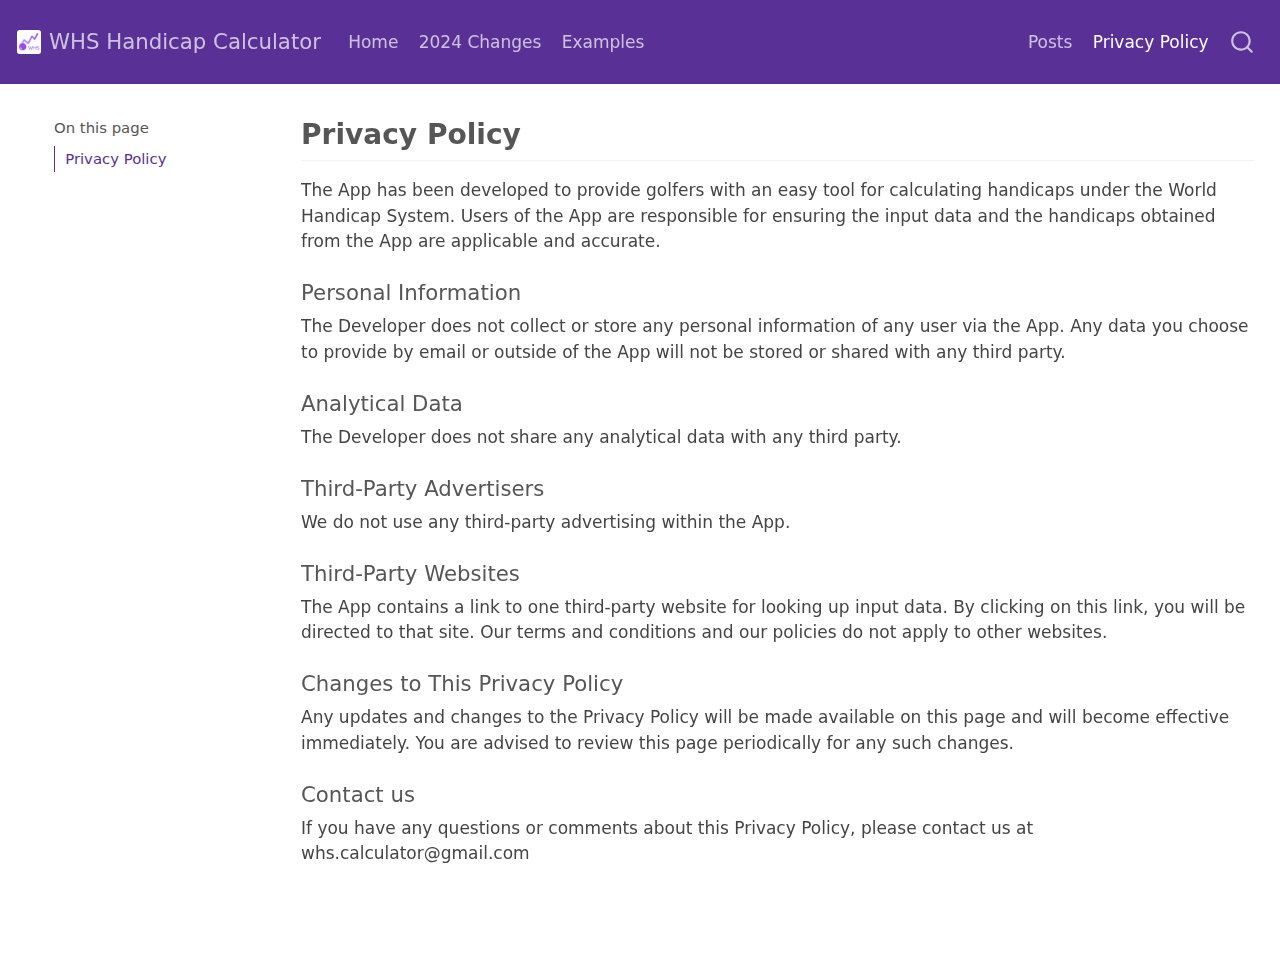
<file: docs/privacy.html>
<!DOCTYPE html>
<html xmlns="http://www.w3.org/1999/xhtml" lang="en" xml:lang="en"><head>

<meta charset="utf-8">
<meta name="generator" content="quarto-1.3.433">

<meta name="viewport" content="width=device-width, initial-scale=1.0, user-scalable=yes">


<title>WHS Handicap Calculator -</title>
<style>
code{white-space: pre-wrap;}
span.smallcaps{font-variant: small-caps;}
div.columns{display: flex; gap: min(4vw, 1.5em);}
div.column{flex: auto; overflow-x: auto;}
div.hanging-indent{margin-left: 1.5em; text-indent: -1.5em;}
ul.task-list{list-style: none;}
ul.task-list li input[type="checkbox"] {
  width: 0.8em;
  margin: 0 0.8em 0.2em -1em; /* quarto-specific, see https://github.com/quarto-dev/quarto-cli/issues/4556 */ 
  vertical-align: middle;
}
</style>


<script src="site_libs/quarto-nav/quarto-nav.js"></script>
<script src="site_libs/quarto-nav/headroom.min.js"></script>
<script src="site_libs/clipboard/clipboard.min.js"></script>
<script src="site_libs/quarto-search/autocomplete.umd.js"></script>
<script src="site_libs/quarto-search/fuse.min.js"></script>
<script src="site_libs/quarto-search/quarto-search.js"></script>
<meta name="quarto:offset" content="./">
<script src="site_libs/quarto-html/quarto.js"></script>
<script src="site_libs/quarto-html/popper.min.js"></script>
<script src="site_libs/quarto-html/tippy.umd.min.js"></script>
<script src="site_libs/quarto-html/anchor.min.js"></script>
<link href="site_libs/quarto-html/tippy.css" rel="stylesheet">
<link href="site_libs/quarto-html/quarto-syntax-highlighting.css" rel="stylesheet" id="quarto-text-highlighting-styles">
<script src="site_libs/bootstrap/bootstrap.min.js"></script>
<link href="site_libs/bootstrap/bootstrap-icons.css" rel="stylesheet">
<link href="site_libs/bootstrap/bootstrap.min.css" rel="stylesheet" id="quarto-bootstrap" data-mode="light">
<script id="quarto-search-options" type="application/json">{
  "location": "navbar",
  "copy-button": false,
  "collapse-after": 3,
  "panel-placement": "end",
  "type": "overlay",
  "limit": 20,
  "language": {
    "search-no-results-text": "No results",
    "search-matching-documents-text": "matching documents",
    "search-copy-link-title": "Copy link to search",
    "search-hide-matches-text": "Hide additional matches",
    "search-more-match-text": "more match in this document",
    "search-more-matches-text": "more matches in this document",
    "search-clear-button-title": "Clear",
    "search-detached-cancel-button-title": "Cancel",
    "search-submit-button-title": "Submit",
    "search-label": "Search"
  }
}</script>


<link rel="stylesheet" href="styles.css">
</head>

<body class="floating nav-fixed">

<div id="quarto-search-results"></div>
  <header id="quarto-header" class="headroom fixed-top">
    <nav class="navbar navbar-expand-lg navbar-dark ">
      <div class="navbar-container container-fluid">
      <div class="navbar-brand-container">
    <a href="./index.html" class="navbar-brand navbar-brand-logo">
    <img src="./www/whs2014.png" alt="" class="navbar-logo">
    </a>
    <a class="navbar-brand" href="./index.html">
    <span class="navbar-title">WHS Handicap Calculator</span>
    </a>
  </div>
            <div id="quarto-search" class="" title="Search"></div>
          <button class="navbar-toggler" type="button" data-bs-toggle="collapse" data-bs-target="#navbarCollapse" aria-controls="navbarCollapse" aria-expanded="false" aria-label="Toggle navigation" onclick="if (window.quartoToggleHeadroom) { window.quartoToggleHeadroom(); }">
  <span class="navbar-toggler-icon"></span>
</button>
          <div class="collapse navbar-collapse" id="navbarCollapse">
            <ul class="navbar-nav navbar-nav-scroll me-auto">
  <li class="nav-item">
    <a class="nav-link" href="./index.html" rel="" target="">
 <span class="menu-text">Home</span></a>
  </li>  
  <li class="nav-item">
    <a class="nav-link" href="./changes.html" rel="" target="">
 <span class="menu-text">2024 Changes</span></a>
  </li>  
  <li class="nav-item">
    <a class="nav-link" href="./examples.html" rel="" target="">
 <span class="menu-text">Examples</span></a>
  </li>  
</ul>
            <ul class="navbar-nav navbar-nav-scroll ms-auto">
  <li class="nav-item">
    <a class="nav-link" href="./blog.html" rel="" target="">
 <span class="menu-text">Posts</span></a>
  </li>  
  <li class="nav-item">
    <a class="nav-link active" href="./privacy.html" rel="" target="" aria-current="page">
 <span class="menu-text">Privacy Policy</span></a>
  </li>  
</ul>
            <div class="quarto-navbar-tools">
</div>
          </div> <!-- /navcollapse -->
      </div> <!-- /container-fluid -->
    </nav>
</header>
<!-- content -->
<div id="quarto-content" class="quarto-container page-columns page-rows-contents page-layout-full page-navbar">
<!-- sidebar -->
  <nav id="quarto-sidebar" class="sidebar collapse collapse-horizontal sidebar-navigation floating overflow-auto">
    <nav id="TOC" role="doc-toc" class="toc-active">
    <h2 id="toc-title">On this page</h2>
   
  <ul>
  <li><a href="#privacy-policy" id="toc-privacy-policy" class="nav-link active" data-scroll-target="#privacy-policy">Privacy Policy</a></li>
  </ul>
</nav>
</nav>
<div id="quarto-sidebar-glass" data-bs-toggle="collapse" data-bs-target="#quarto-sidebar,#quarto-sidebar-glass"></div>
<!-- margin-sidebar -->
    <div id="quarto-margin-sidebar" class="sidebar margin-sidebar zindex-bottom">
    </div>
<!-- main -->
<main class="content column-page-right" id="quarto-document-content">



<section id="privacy-policy" class="level2">
<h2 class="anchored" data-anchor-id="privacy-policy">Privacy Policy</h2>
<p>The App has been developed to provide golfers with an easy tool for calculating handicaps under the World Handicap System. Users of the App are responsible for ensuring the input data and the handicaps obtained from the App are applicable and accurate.</p>
<section id="personal-information" class="level4">
<h4 class="anchored" data-anchor-id="personal-information">Personal Information</h4>
<p>The Developer does not collect or store any personal information of any user via the App. Any data you choose to provide by email or outside of the App will not be stored or shared with any third party.</p>
</section>
<section id="analytical-data" class="level4">
<h4 class="anchored" data-anchor-id="analytical-data">Analytical Data</h4>
<p>The Developer does not share any analytical data with any third party.</p>
</section>
<section id="third-party-advertisers" class="level4">
<h4 class="anchored" data-anchor-id="third-party-advertisers">Third-Party Advertisers</h4>
<p>We do not use any third-party advertising within the App.</p>
</section>
<section id="third-party-websites" class="level4">
<h4 class="anchored" data-anchor-id="third-party-websites">Third-Party Websites</h4>
<p>The App contains a link to one third-party website for looking up input data. By clicking on this link, you will be directed to that site. Our terms and conditions and our policies do not apply to other websites.</p>
</section>
<section id="changes-to-this-privacy-policy" class="level4">
<h4 class="anchored" data-anchor-id="changes-to-this-privacy-policy">Changes to This Privacy Policy</h4>
<p>Any updates and changes to the Privacy Policy will be made available on this page and will become effective immediately. You are advised to review this page periodically for any such changes.</p>
</section>
<section id="contact-us" class="level4">
<h4 class="anchored" data-anchor-id="contact-us">Contact us</h4>
<p>If you have any questions or comments about this Privacy Policy, please contact us at whs.calculator@gmail.com</p>


</section>
</section>

</main> <!-- /main -->
<script id="quarto-html-after-body" type="application/javascript">
window.document.addEventListener("DOMContentLoaded", function (event) {
  const toggleBodyColorMode = (bsSheetEl) => {
    const mode = bsSheetEl.getAttribute("data-mode");
    const bodyEl = window.document.querySelector("body");
    if (mode === "dark") {
      bodyEl.classList.add("quarto-dark");
      bodyEl.classList.remove("quarto-light");
    } else {
      bodyEl.classList.add("quarto-light");
      bodyEl.classList.remove("quarto-dark");
    }
  }
  const toggleBodyColorPrimary = () => {
    const bsSheetEl = window.document.querySelector("link#quarto-bootstrap");
    if (bsSheetEl) {
      toggleBodyColorMode(bsSheetEl);
    }
  }
  toggleBodyColorPrimary();  
  const icon = "";
  const anchorJS = new window.AnchorJS();
  anchorJS.options = {
    placement: 'right',
    icon: icon
  };
  anchorJS.add('.anchored');
  const isCodeAnnotation = (el) => {
    for (const clz of el.classList) {
      if (clz.startsWith('code-annotation-')) {                     
        return true;
      }
    }
    return false;
  }
  const clipboard = new window.ClipboardJS('.code-copy-button', {
    text: function(trigger) {
      const codeEl = trigger.previousElementSibling.cloneNode(true);
      for (const childEl of codeEl.children) {
        if (isCodeAnnotation(childEl)) {
          childEl.remove();
        }
      }
      return codeEl.innerText;
    }
  });
  clipboard.on('success', function(e) {
    // button target
    const button = e.trigger;
    // don't keep focus
    button.blur();
    // flash "checked"
    button.classList.add('code-copy-button-checked');
    var currentTitle = button.getAttribute("title");
    button.setAttribute("title", "Copied!");
    let tooltip;
    if (window.bootstrap) {
      button.setAttribute("data-bs-toggle", "tooltip");
      button.setAttribute("data-bs-placement", "left");
      button.setAttribute("data-bs-title", "Copied!");
      tooltip = new bootstrap.Tooltip(button, 
        { trigger: "manual", 
          customClass: "code-copy-button-tooltip",
          offset: [0, -8]});
      tooltip.show();    
    }
    setTimeout(function() {
      if (tooltip) {
        tooltip.hide();
        button.removeAttribute("data-bs-title");
        button.removeAttribute("data-bs-toggle");
        button.removeAttribute("data-bs-placement");
      }
      button.setAttribute("title", currentTitle);
      button.classList.remove('code-copy-button-checked');
    }, 1000);
    // clear code selection
    e.clearSelection();
  });
  function tippyHover(el, contentFn) {
    const config = {
      allowHTML: true,
      content: contentFn,
      maxWidth: 500,
      delay: 100,
      arrow: false,
      appendTo: function(el) {
          return el.parentElement;
      },
      interactive: true,
      interactiveBorder: 10,
      theme: 'quarto',
      placement: 'bottom-start'
    };
    window.tippy(el, config); 
  }
  const noterefs = window.document.querySelectorAll('a[role="doc-noteref"]');
  for (var i=0; i<noterefs.length; i++) {
    const ref = noterefs[i];
    tippyHover(ref, function() {
      // use id or data attribute instead here
      let href = ref.getAttribute('data-footnote-href') || ref.getAttribute('href');
      try { href = new URL(href).hash; } catch {}
      const id = href.replace(/^#\/?/, "");
      const note = window.document.getElementById(id);
      return note.innerHTML;
    });
  }
      let selectedAnnoteEl;
      const selectorForAnnotation = ( cell, annotation) => {
        let cellAttr = 'data-code-cell="' + cell + '"';
        let lineAttr = 'data-code-annotation="' +  annotation + '"';
        const selector = 'span[' + cellAttr + '][' + lineAttr + ']';
        return selector;
      }
      const selectCodeLines = (annoteEl) => {
        const doc = window.document;
        const targetCell = annoteEl.getAttribute("data-target-cell");
        const targetAnnotation = annoteEl.getAttribute("data-target-annotation");
        const annoteSpan = window.document.querySelector(selectorForAnnotation(targetCell, targetAnnotation));
        const lines = annoteSpan.getAttribute("data-code-lines").split(",");
        const lineIds = lines.map((line) => {
          return targetCell + "-" + line;
        })
        let top = null;
        let height = null;
        let parent = null;
        if (lineIds.length > 0) {
            //compute the position of the single el (top and bottom and make a div)
            const el = window.document.getElementById(lineIds[0]);
            top = el.offsetTop;
            height = el.offsetHeight;
            parent = el.parentElement.parentElement;
          if (lineIds.length > 1) {
            const lastEl = window.document.getElementById(lineIds[lineIds.length - 1]);
            const bottom = lastEl.offsetTop + lastEl.offsetHeight;
            height = bottom - top;
          }
          if (top !== null && height !== null && parent !== null) {
            // cook up a div (if necessary) and position it 
            let div = window.document.getElementById("code-annotation-line-highlight");
            if (div === null) {
              div = window.document.createElement("div");
              div.setAttribute("id", "code-annotation-line-highlight");
              div.style.position = 'absolute';
              parent.appendChild(div);
            }
            div.style.top = top - 2 + "px";
            div.style.height = height + 4 + "px";
            let gutterDiv = window.document.getElementById("code-annotation-line-highlight-gutter");
            if (gutterDiv === null) {
              gutterDiv = window.document.createElement("div");
              gutterDiv.setAttribute("id", "code-annotation-line-highlight-gutter");
              gutterDiv.style.position = 'absolute';
              const codeCell = window.document.getElementById(targetCell);
              const gutter = codeCell.querySelector('.code-annotation-gutter');
              gutter.appendChild(gutterDiv);
            }
            gutterDiv.style.top = top - 2 + "px";
            gutterDiv.style.height = height + 4 + "px";
          }
          selectedAnnoteEl = annoteEl;
        }
      };
      const unselectCodeLines = () => {
        const elementsIds = ["code-annotation-line-highlight", "code-annotation-line-highlight-gutter"];
        elementsIds.forEach((elId) => {
          const div = window.document.getElementById(elId);
          if (div) {
            div.remove();
          }
        });
        selectedAnnoteEl = undefined;
      };
      // Attach click handler to the DT
      const annoteDls = window.document.querySelectorAll('dt[data-target-cell]');
      for (const annoteDlNode of annoteDls) {
        annoteDlNode.addEventListener('click', (event) => {
          const clickedEl = event.target;
          if (clickedEl !== selectedAnnoteEl) {
            unselectCodeLines();
            const activeEl = window.document.querySelector('dt[data-target-cell].code-annotation-active');
            if (activeEl) {
              activeEl.classList.remove('code-annotation-active');
            }
            selectCodeLines(clickedEl);
            clickedEl.classList.add('code-annotation-active');
          } else {
            // Unselect the line
            unselectCodeLines();
            clickedEl.classList.remove('code-annotation-active');
          }
        });
      }
  const findCites = (el) => {
    const parentEl = el.parentElement;
    if (parentEl) {
      const cites = parentEl.dataset.cites;
      if (cites) {
        return {
          el,
          cites: cites.split(' ')
        };
      } else {
        return findCites(el.parentElement)
      }
    } else {
      return undefined;
    }
  };
  var bibliorefs = window.document.querySelectorAll('a[role="doc-biblioref"]');
  for (var i=0; i<bibliorefs.length; i++) {
    const ref = bibliorefs[i];
    const citeInfo = findCites(ref);
    if (citeInfo) {
      tippyHover(citeInfo.el, function() {
        var popup = window.document.createElement('div');
        citeInfo.cites.forEach(function(cite) {
          var citeDiv = window.document.createElement('div');
          citeDiv.classList.add('hanging-indent');
          citeDiv.classList.add('csl-entry');
          var biblioDiv = window.document.getElementById('ref-' + cite);
          if (biblioDiv) {
            citeDiv.innerHTML = biblioDiv.innerHTML;
          }
          popup.appendChild(citeDiv);
        });
        return popup.innerHTML;
      });
    }
  }
    var localhostRegex = new RegExp(/^(?:http|https):\/\/localhost\:?[0-9]*\//);
      var filterRegex = new RegExp('/' + window.location.host + '/');
    var isInternal = (href) => {
        return filterRegex.test(href) || localhostRegex.test(href);
    }
    // Inspect non-navigation links and adorn them if external
 	var links = window.document.querySelectorAll('a[href]:not(.nav-link):not(.navbar-brand):not(.toc-action):not(.sidebar-link):not(.sidebar-item-toggle):not(.pagination-link):not(.no-external):not([aria-hidden]):not(.dropdown-item)');
    for (var i=0; i<links.length; i++) {
      const link = links[i];
      if (!isInternal(link.href)) {
          // target, if specified
          link.setAttribute("target", "_blank");
      }
    }
});
</script>
</div> <!-- /content -->



</body></html>
</file>
<file: docs/site_libs/quarto-html/tippy.css>
.tippy-box[data-animation=fade][data-state=hidden]{opacity:0}[data-tippy-root]{max-width:calc(100vw - 10px)}.tippy-box{position:relative;background-color:#333;color:#fff;border-radius:4px;font-size:14px;line-height:1.4;white-space:normal;outline:0;transition-property:transform,visibility,opacity}.tippy-box[data-placement^=top]>.tippy-arrow{bottom:0}.tippy-box[data-placement^=top]>.tippy-arrow:before{bottom:-7px;left:0;border-width:8px 8px 0;border-top-color:initial;transform-origin:center top}.tippy-box[data-placement^=bottom]>.tippy-arrow{top:0}.tippy-box[data-placement^=bottom]>.tippy-arrow:before{top:-7px;left:0;border-width:0 8px 8px;border-bottom-color:initial;transform-origin:center bottom}.tippy-box[data-placement^=left]>.tippy-arrow{right:0}.tippy-box[data-placement^=left]>.tippy-arrow:before{border-width:8px 0 8px 8px;border-left-color:initial;right:-7px;transform-origin:center left}.tippy-box[data-placement^=right]>.tippy-arrow{left:0}.tippy-box[data-placement^=right]>.tippy-arrow:before{left:-7px;border-width:8px 8px 8px 0;border-right-color:initial;transform-origin:center right}.tippy-box[data-inertia][data-state=visible]{transition-timing-function:cubic-bezier(.54,1.5,.38,1.11)}.tippy-arrow{width:16px;height:16px;color:#333}.tippy-arrow:before{content:"";position:absolute;border-color:transparent;border-style:solid}.tippy-content{position:relative;padding:5px 9px;z-index:1}
</file>
<file: docs/site_libs/quarto-html/quarto-syntax-highlighting.css>
/* quarto syntax highlight colors */
:root {
  --quarto-hl-ot-color: #003B4F;
  --quarto-hl-at-color: #657422;
  --quarto-hl-ss-color: #20794D;
  --quarto-hl-an-color: #5E5E5E;
  --quarto-hl-fu-color: #4758AB;
  --quarto-hl-st-color: #20794D;
  --quarto-hl-cf-color: #003B4F;
  --quarto-hl-op-color: #5E5E5E;
  --quarto-hl-er-color: #AD0000;
  --quarto-hl-bn-color: #AD0000;
  --quarto-hl-al-color: #AD0000;
  --quarto-hl-va-color: #111111;
  --quarto-hl-bu-color: inherit;
  --quarto-hl-ex-color: inherit;
  --quarto-hl-pp-color: #AD0000;
  --quarto-hl-in-color: #5E5E5E;
  --quarto-hl-vs-color: #20794D;
  --quarto-hl-wa-color: #5E5E5E;
  --quarto-hl-do-color: #5E5E5E;
  --quarto-hl-im-color: #00769E;
  --quarto-hl-ch-color: #20794D;
  --quarto-hl-dt-color: #AD0000;
  --quarto-hl-fl-color: #AD0000;
  --quarto-hl-co-color: #5E5E5E;
  --quarto-hl-cv-color: #5E5E5E;
  --quarto-hl-cn-color: #8f5902;
  --quarto-hl-sc-color: #5E5E5E;
  --quarto-hl-dv-color: #AD0000;
  --quarto-hl-kw-color: #003B4F;
}

/* other quarto variables */
:root {
  --quarto-font-monospace: SFMono-Regular, Menlo, Monaco, Consolas, "Liberation Mono", "Courier New", monospace;
}

pre > code.sourceCode > span {
  color: #003B4F;
}

code span {
  color: #003B4F;
}

code.sourceCode > span {
  color: #003B4F;
}

div.sourceCode,
div.sourceCode pre.sourceCode {
  color: #003B4F;
}

code span.ot {
  color: #003B4F;
  font-style: inherit;
}

code span.at {
  color: #657422;
  font-style: inherit;
}

code span.ss {
  color: #20794D;
  font-style: inherit;
}

code span.an {
  color: #5E5E5E;
  font-style: inherit;
}

code span.fu {
  color: #4758AB;
  font-style: inherit;
}

code span.st {
  color: #20794D;
  font-style: inherit;
}

code span.cf {
  color: #003B4F;
  font-style: inherit;
}

code span.op {
  color: #5E5E5E;
  font-style: inherit;
}

code span.er {
  color: #AD0000;
  font-style: inherit;
}

code span.bn {
  color: #AD0000;
  font-style: inherit;
}

code span.al {
  color: #AD0000;
  font-style: inherit;
}

code span.va {
  color: #111111;
  font-style: inherit;
}

code span.bu {
  font-style: inherit;
}

code span.ex {
  font-style: inherit;
}

code span.pp {
  color: #AD0000;
  font-style: inherit;
}

code span.in {
  color: #5E5E5E;
  font-style: inherit;
}

code span.vs {
  color: #20794D;
  font-style: inherit;
}

code span.wa {
  color: #5E5E5E;
  font-style: italic;
}

code span.do {
  color: #5E5E5E;
  font-style: italic;
}

code span.im {
  color: #00769E;
  font-style: inherit;
}

code span.ch {
  color: #20794D;
  font-style: inherit;
}

code span.dt {
  color: #AD0000;
  font-style: inherit;
}

code span.fl {
  color: #AD0000;
  font-style: inherit;
}

code span.co {
  color: #5E5E5E;
  font-style: inherit;
}

code span.cv {
  color: #5E5E5E;
  font-style: italic;
}

code span.cn {
  color: #8f5902;
  font-style: inherit;
}

code span.sc {
  color: #5E5E5E;
  font-style: inherit;
}

code span.dv {
  color: #AD0000;
  font-style: inherit;
}

code span.kw {
  color: #003B4F;
  font-style: inherit;
}

.prevent-inlining {
  content: "</";
}

/*# sourceMappingURL=debc5d5d77c3f9108843748ff7464032.css.map */
</file>
<file: docs/styles.css>
/* css styles   background-color: rgb(237,243,249); */
nav a.navbar-brand {
        max-width: 300px;
        margin: 0;
    }


.math.display .MathJax {
  font-size: 100%  !important;
}

#banner {
  padding-top: 25px;
}


#fig {
  margin-botton: 100px;
}

#quarto-content main { 
  margin-top: 0;
  padding-top: 0;
}

html {
  scroll-behavior: smooth;
}

.headline {
  font-size: 1.1em;
  font-weight: 300;
  padding-bottom: 1em;
}

.headline p {
  margin: 0;
  padding-bottom: 0.2rem;
}

.headline a {
  text-decoration: none;
}

.headline ul li {
  margin-bottom: 0.3em;
}

.carousel.card {
  padding-top: 6em;
}

.carousel img {
  width: 70%;
  margin-bottom: 110px;
  border-radius: 8%; 
  /* border: 1px solid transparent; */
  
}

.carousel-control-prev-icon, .carousel-control-next-icon {
  margin-bottom: 110px;
}

.carousel-caption {
  padding-top: 1em;
}

.touch {
  
}
</file>
<file: docs/site_libs/quarto-diagram/mermaid.css>
.mermaidTooltip {
  position: absolute;
  text-align: center;
  max-width: 200px;
  padding: 2px;
  font-family: "trebuchet ms", verdana, arial;
  font-size: 12px;
  background: #ffffde;
  border: 1px solid #aaaa33;
  border-radius: 2px;
  pointer-events: none;
  z-index: 1000;
}
</file>
